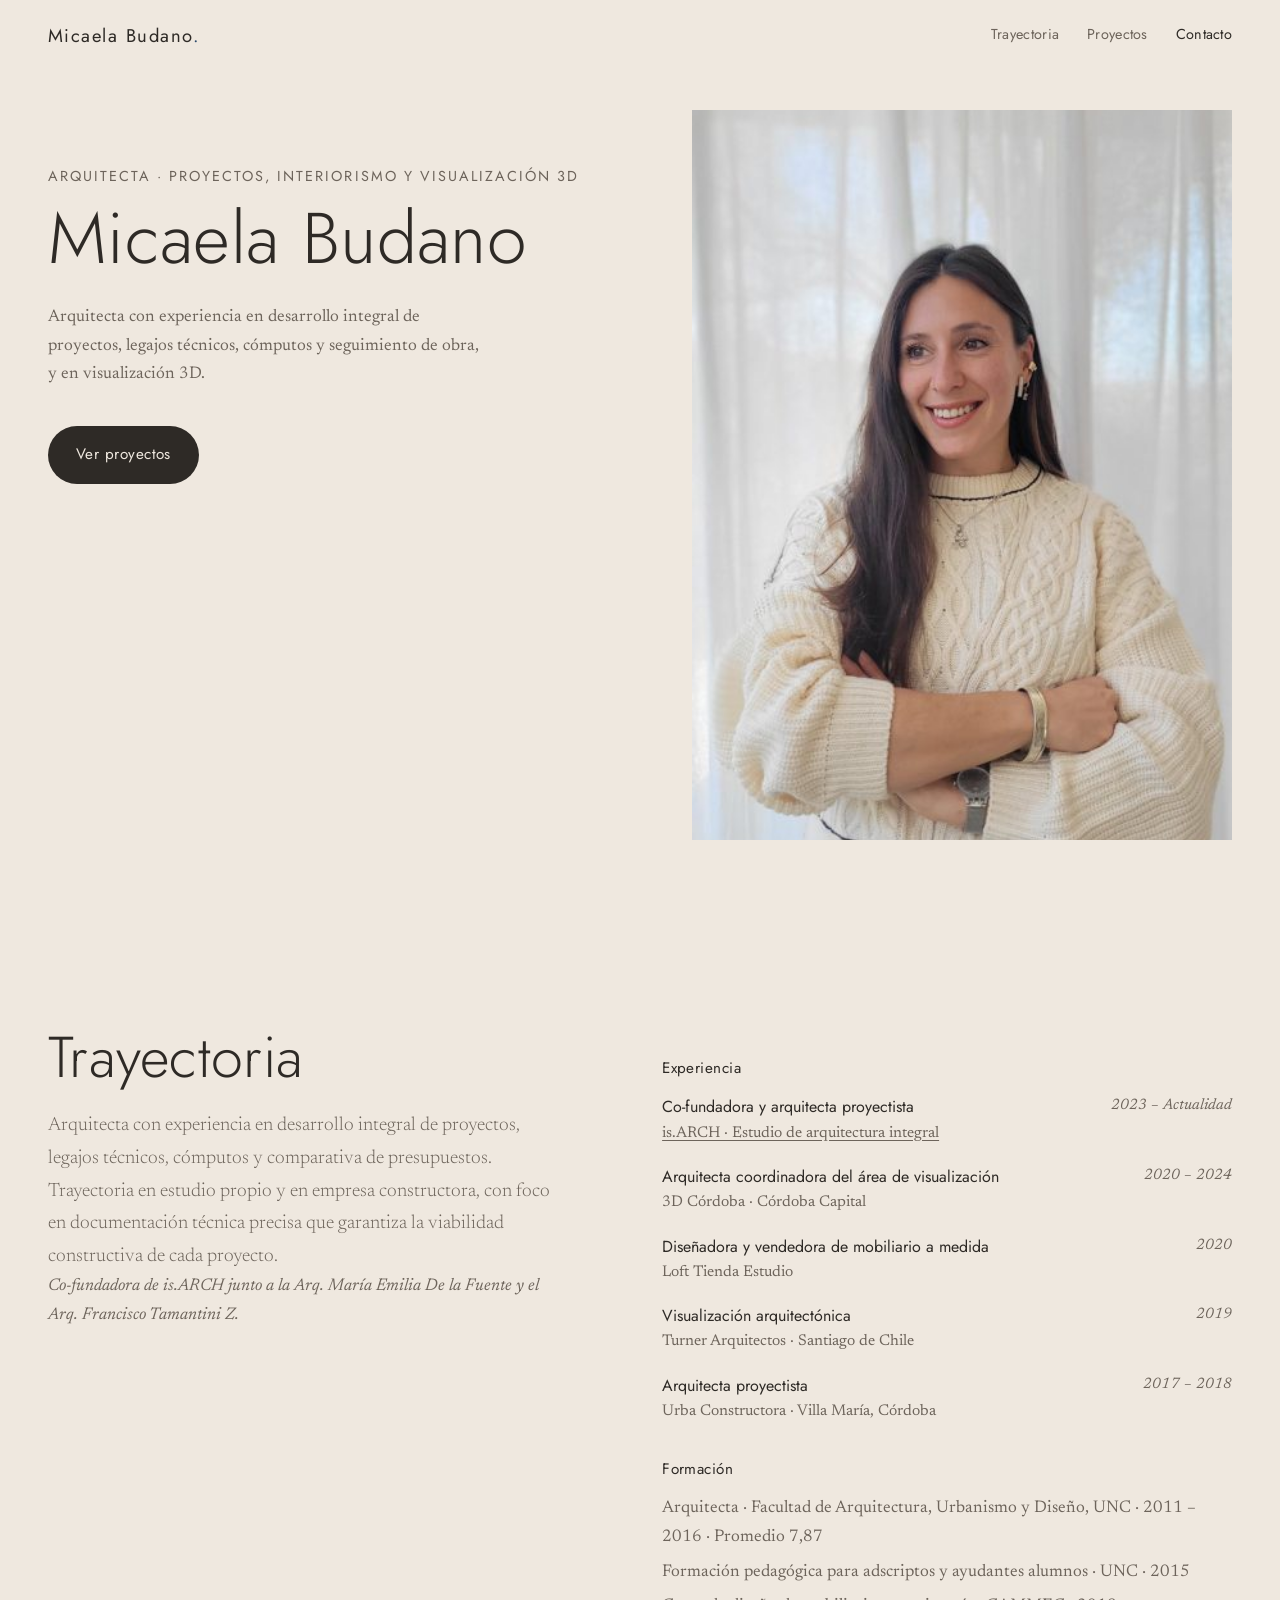
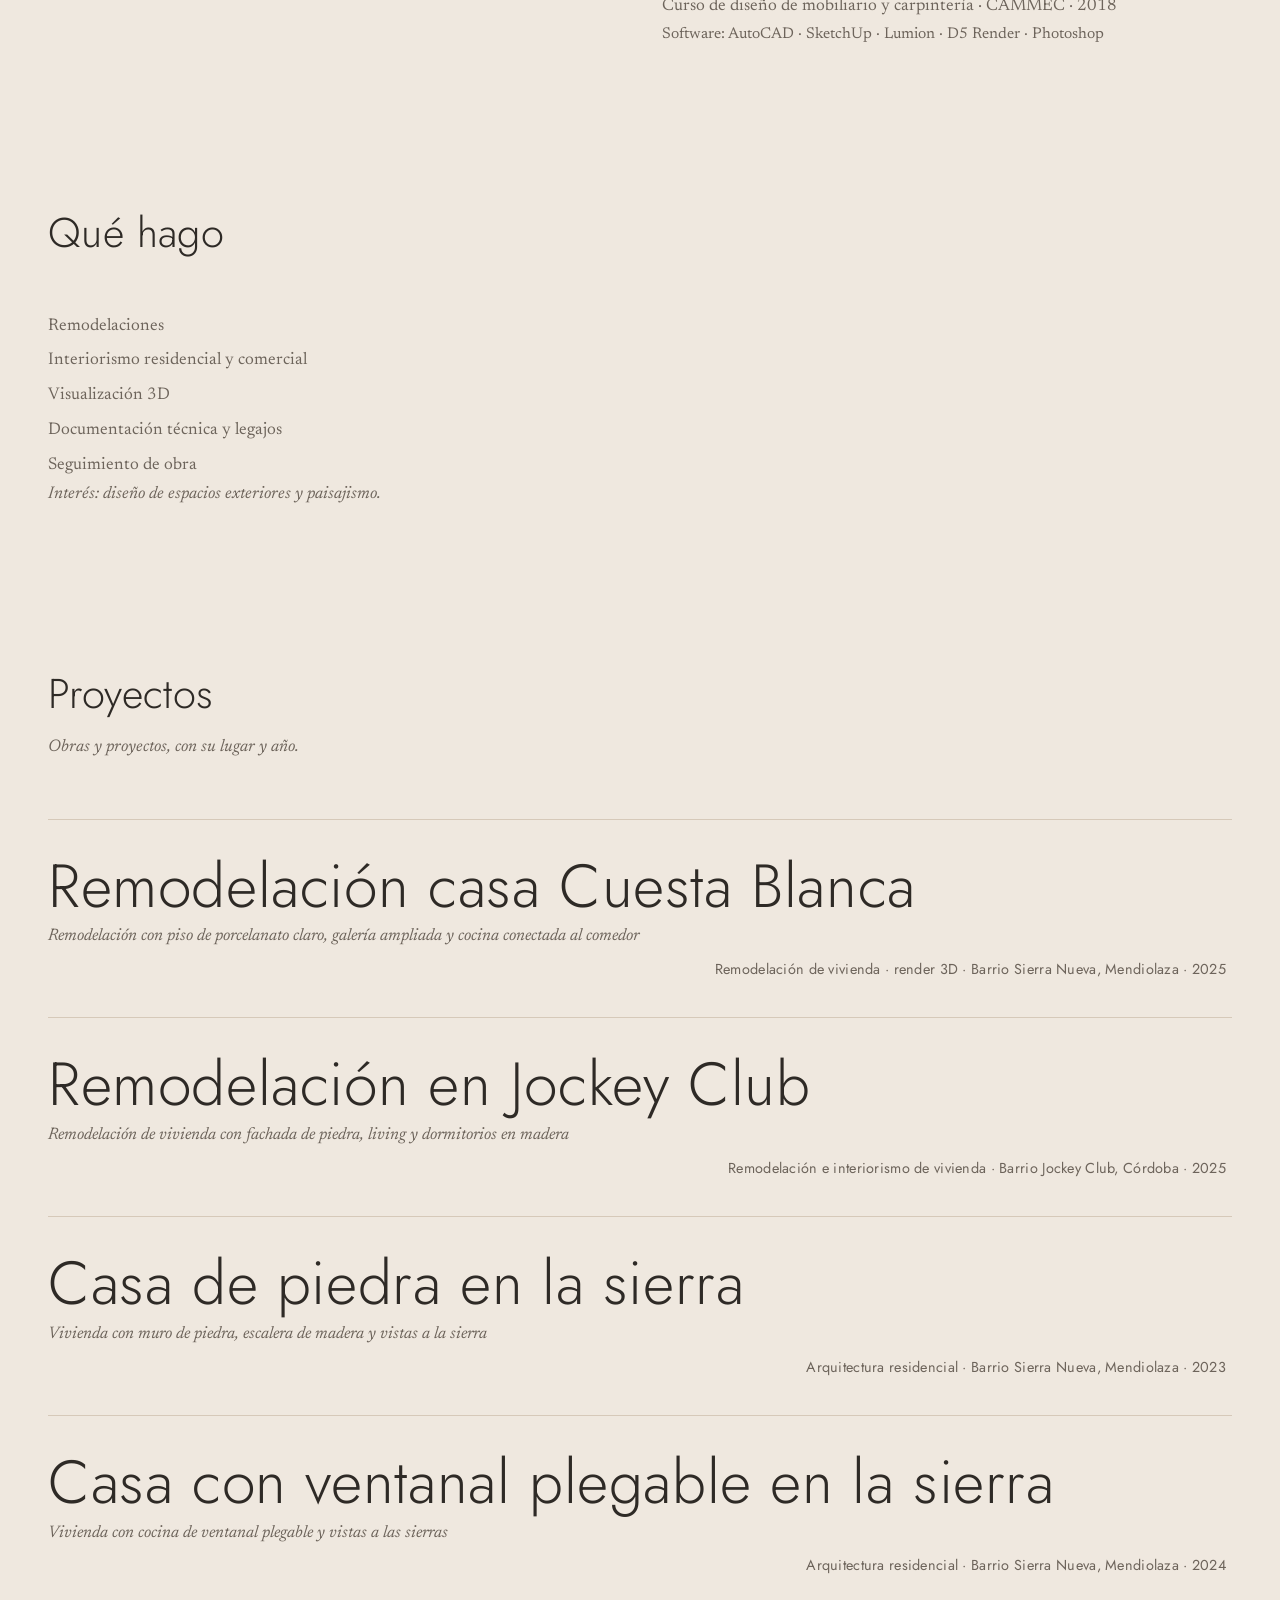
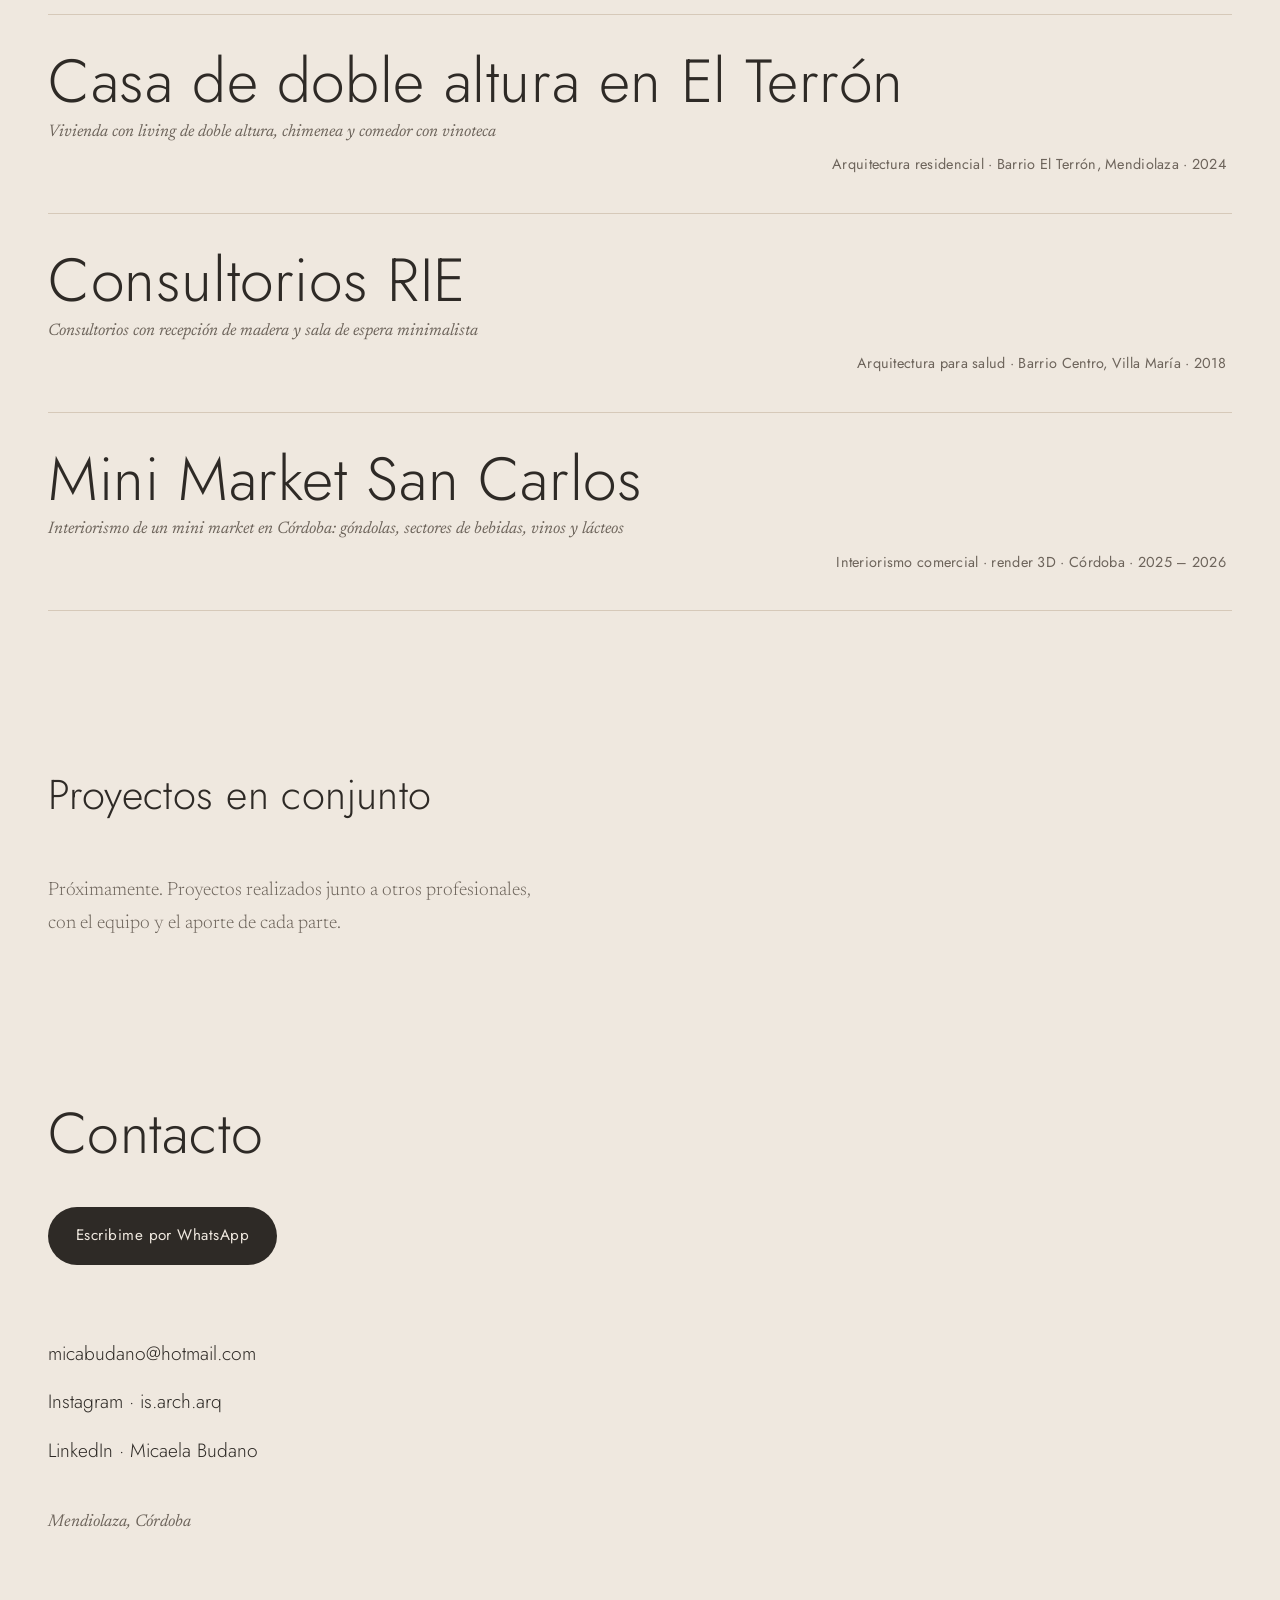
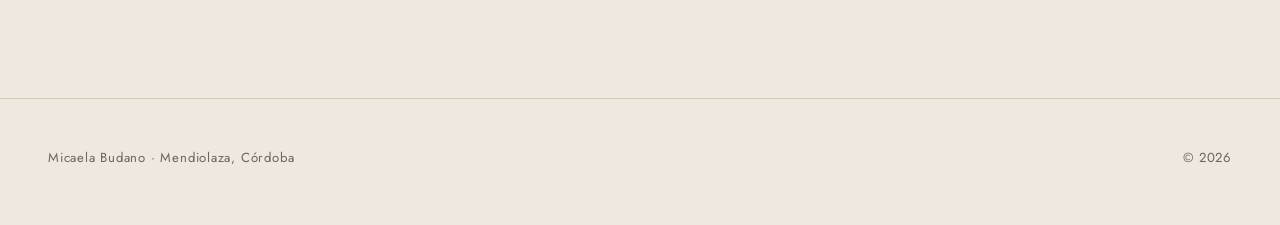
<file: index.html>
<!doctype html>
<html lang="es">
<head>
  <meta charset="utf-8">
  <meta name="viewport" content="width=device-width, initial-scale=1">
  <title>Micaela Budano · Arquitecta en Córdoba</title>
  <meta name="description" content="Micaela Budano, arquitecta en Córdoba. Trayectoria, proyectos, remodelaciones, interiorismo y visualización 3D.">
  <link rel="canonical" href="https://micabudano.pages.dev/">
  <link rel="icon" href="assets/favicon.svg" type="image/svg+xml">
  <meta property="og:type" content="website">
  <meta property="og:site_name" content="Micaela Budano">
  <meta property="og:locale" content="es_AR">
  <meta property="og:title" content="Micaela Budano · Arquitecta en Córdoba">
  <meta property="og:description" content="Micaela Budano, arquitecta en Córdoba. Trayectoria, proyectos, remodelaciones, interiorismo y visualización 3D.">
  <meta property="og:url" content="https://micabudano.pages.dev/">
  <meta property="og:image" content="https://micabudano.pages.dev/assets/og.jpg">
  <meta property="og:image:width" content="1200">
  <meta property="og:image:height" content="630">
  <meta name="twitter:card" content="summary_large_image">
  <link rel="preconnect" href="https://fonts.googleapis.com"><link rel="preconnect" href="https://fonts.gstatic.com" crossorigin><link href="https://fonts.googleapis.com/css2?family=Jost:wght@300;400;500&family=Newsreader:ital,opsz,wght@0,6..72,300;0,6..72,400;1,6..72,300;1,6..72,400&display=swap" rel="stylesheet">
  <link rel="stylesheet" href="css/styles.css?v=8">
</head>
<body class="">
<a class="skip" href="#contenido">Ir al contenido</a>
<header class="site-header" data-header>
  <a class="wordmark" href="index.html" aria-label="Micaela Budano, inicio">Micaela Budano</a>
  <nav class="site-nav" aria-label="Principal">
    <a href="index.html#trayectoria">Trayectoria</a>
    <a href="index.html#proyectos">Proyectos</a>
    <a href="index.html#contacto" class="nav-cta">Contacto</a>
  </nav>
</header>

<main id="contenido">

  <section class="hero" aria-labelledby="hero-titulo">
    <div class="hero-copy">
      <p class="hero-rol reveal" data-reveal>Arquitecta · Proyectos, interiorismo y visualización 3D</p>
      <h1 id="hero-titulo" class="hero-title"><span class="line"><span>Micaela Budano</span></span></h1>
      <p class="hero-bajada reveal" data-reveal>Arquitecta con experiencia en desarrollo integral de proyectos, legajos técnicos, cómputos y seguimiento de obra, y en visualización 3D.</p>
      <a class="btn btn-magnetic reveal" data-reveal href="#proyectos"><span>Ver proyectos</span></a>
    </div>
    <figure class="hero-media reveal" data-reveal>
      <img src="assets/img/equipo/micaela.jpg" alt="Micaela Budano, arquitecta" width="421" height="900">
    </figure>
  </section>

  <section id="trayectoria" class="block split" aria-labelledby="t-trayectoria">
    <div class="split-intro reveal" data-reveal>
      <h2 id="t-trayectoria" class="h-display">Trayectoria</h2>
      <p class="lede">Arquitecta con experiencia en desarrollo integral de proyectos, legajos técnicos, cómputos y comparativa de presupuestos. Trayectoria en estudio propio y en empresa constructora, con foco en documentación técnica precisa que garantiza la viabilidad constructiva de cada proyecto.</p>
      <p class="block-note">Co-fundadora de is.ARCH junto a la Arq. María Emilia De la Fuente y el Arq. Francisco Tamantini Z.</p>
    </div>
    <div class="perfil-detalle reveal" data-reveal>
      <h3 class="h-small">Experiencia</h3>
      <ol class="timeline">
      <li>
        <p class="tl-head"><span class="tl-cargo">Co-fundadora y arquitecta proyectista</span><span class="tl-periodo">2023 – Actualidad</span></p>
        <p class="tl-lugar"><a href="https://www.instagram.com/is.arch.arq/" target="_blank" rel="noopener">is.ARCH · Estudio de arquitectura integral</a></p>
      </li>
      <li>
        <p class="tl-head"><span class="tl-cargo">Arquitecta coordinadora del área de visualización</span><span class="tl-periodo">2020 – 2024</span></p>
        <p class="tl-lugar">3D Córdoba · Córdoba Capital</p>
      </li>
      <li>
        <p class="tl-head"><span class="tl-cargo">Diseñadora y vendedora de mobiliario a medida</span><span class="tl-periodo">2020</span></p>
        <p class="tl-lugar">Loft Tienda Estudio</p>
      </li>
      <li>
        <p class="tl-head"><span class="tl-cargo">Visualización arquitectónica</span><span class="tl-periodo">2019</span></p>
        <p class="tl-lugar">Turner Arquitectos · Santiago de Chile</p>
      </li>
      <li>
        <p class="tl-head"><span class="tl-cargo">Arquitecta proyectista</span><span class="tl-periodo">2017 – 2018</span></p>
        <p class="tl-lugar">Urba Constructora · Villa María, Córdoba</p>
      </li>
      </ol>
      <h3 class="h-small">Formación</h3>
      <ul class="plain-list"><li>Arquitecta · Facultad de Arquitectura, Urbanismo y Diseño, UNC · 2011 – 2016 · Promedio 7,87</li><li>Formación pedagógica para adscriptos y ayudantes alumnos · UNC · 2015</li><li>Curso de diseño de mobiliario y carpintería · CAMMEC · 2018</li></ul>
      <p class="tl-lugar">Software: AutoCAD · SketchUp · Lumion · D5 Render · Photoshop</p>
    </div>
  </section>

  <section id="que-hago" class="block" aria-labelledby="t-quehago">
    <header class="block-head reveal" data-reveal>
      <h2 id="t-quehago">Qué hago</h2>
    </header>
    <ul class="plain-list reveal" data-reveal><li>Remodelaciones</li><li>Interiorismo residencial y comercial</li><li>Visualización 3D</li><li>Documentación técnica y legajos</li><li>Seguimiento de obra</li></ul>
    <p class="block-note reveal" data-reveal>Interés: diseño de espacios exteriores y paisajismo.</p>
  </section>

  <section id="proyectos" class="block" aria-labelledby="t-proyectos">
    <header class="block-head reveal" data-reveal>
      <h2 id="t-proyectos">Proyectos</h2>
      <p class="block-note">Obras y proyectos, con su lugar y año.</p>
    </header>
    <ul class="project-index" id="indice-proyectos">
      <li class="reveal" data-reveal>
        <a class="index-row" href="proyectos/cb.html" data-thumb="assets/img/cb/thumb.jpg" data-caption="Remodelación casa Cuesta Blanca · Barrio Sierra Nueva, Mendiolaza">
          <span class="index-title">Remodelación casa Cuesta Blanca</span>
          <span class="index-sub">Remodelación con piso de porcelanato claro, galería ampliada y cocina conectada al comedor</span>
          <span class="index-meta">Remodelación de vivienda · render 3D · Barrio Sierra Nueva, Mendiolaza · 2025</span>
        </a>
      </li>
      <li class="reveal" data-reveal>
        <a class="index-row" href="proyectos/cj.html" data-thumb="assets/img/cj/thumb.jpg" data-caption="Remodelación en Jockey Club · Barrio Jockey Club, Córdoba">
          <span class="index-title">Remodelación en Jockey Club</span>
          <span class="index-sub">Remodelación de vivienda con fachada de piedra, living y dormitorios en madera</span>
          <span class="index-meta">Remodelación e interiorismo de vivienda · Barrio Jockey Club, Córdoba · 2025</span>
        </a>
      </li>
      <li class="reveal" data-reveal>
        <a class="index-row" href="proyectos/aj.html" data-thumb="assets/img/aj/thumb.jpg" data-caption="Casa de piedra en la sierra · Barrio Sierra Nueva, Mendiolaza">
          <span class="index-title">Casa de piedra en la sierra</span>
          <span class="index-sub">Vivienda con muro de piedra, escalera de madera y vistas a la sierra</span>
          <span class="index-meta">Arquitectura residencial · Barrio Sierra Nueva, Mendiolaza · 2023</span>
        </a>
      </li>
      <li class="reveal" data-reveal>
        <a class="index-row" href="proyectos/fm.html" data-thumb="assets/img/fm/thumb.jpg" data-caption="Casa con ventanal plegable en la sierra · Barrio Sierra Nueva, Mendiolaza">
          <span class="index-title">Casa con ventanal plegable en la sierra</span>
          <span class="index-sub">Vivienda con cocina de ventanal plegable y vistas a las sierras</span>
          <span class="index-meta">Arquitectura residencial · Barrio Sierra Nueva, Mendiolaza · 2024</span>
        </a>
      </li>
      <li class="reveal" data-reveal>
        <a class="index-row" href="proyectos/ft.html" data-thumb="assets/img/ft/thumb.jpg" data-caption="Casa de doble altura en El Terrón · Barrio El Terrón, Mendiolaza">
          <span class="index-title">Casa de doble altura en El Terrón</span>
          <span class="index-sub">Vivienda con living de doble altura, chimenea y comedor con vinoteca</span>
          <span class="index-meta">Arquitectura residencial · Barrio El Terrón, Mendiolaza · 2024</span>
        </a>
      </li>
      <li class="reveal" data-reveal>
        <a class="index-row" href="proyectos/rie.html" data-thumb="assets/img/rie/thumb.jpg" data-caption="Consultorios RIE · Barrio Centro, Villa María">
          <span class="index-title">Consultorios RIE</span>
          <span class="index-sub">Consultorios con recepción de madera y sala de espera minimalista</span>
          <span class="index-meta">Arquitectura para salud · Barrio Centro, Villa María · 2018</span>
        </a>
      </li>
      <li class="reveal" data-reveal>
        <a class="index-row" href="proyectos/scm.html" data-thumb="assets/img/scm/thumb.jpg" data-caption="Mini Market San Carlos · Córdoba">
          <span class="index-title">Mini Market San Carlos</span>
          <span class="index-sub">Interiorismo de un mini market en Córdoba: góndolas, sectores de bebidas, vinos y lácteos</span>
          <span class="index-meta">Interiorismo comercial · render 3D · Córdoba · 2025 – 2026</span>
        </a>
      </li>
    </ul>
    <div class="cursor-preview" id="cursor-preview" aria-hidden="true"><img alt=""><span class="cp-cap"></span></div>
  </section>

  <section id="proyectos-conjunto" class="block" aria-labelledby="t-conjunto">
    <header class="block-head reveal" data-reveal>
      <h2 id="t-conjunto">Proyectos en conjunto</h2>
    </header>
    <p class="lede reveal" data-reveal>Próximamente. Proyectos realizados junto a otros profesionales, con el equipo y el aporte de cada parte.</p>
  </section>

  <section id="contacto" class="block contact" aria-labelledby="t-contacto">
    <div class="contact-inner reveal" data-reveal>
      <h2 id="t-contacto" class="h-display">Contacto</h2>
      <div class="contact-actions">
        <a class="btn btn-magnetic" href="https://wa.me/5493534096659" rel="noopener" target="_blank"><span>Escribime por WhatsApp</span></a>
      </div>
      <ul class="contact-links">
        <li><a href="mailto:micabudano@hotmail.com">micabudano@hotmail.com</a></li>
        <li><a href="https://www.instagram.com/is.arch.arq/" rel="noopener" target="_blank">Instagram · is.arch.arq</a></li>
        <li><a href="https://www.linkedin.com/in/micaela-budano" rel="noopener" target="_blank">LinkedIn · Micaela Budano</a></li>
      </ul>
      <p class="contact-foot">Mendiolaza, Córdoba</p>
    </div>
  </section>

</main>
<footer class="site-footer">
  <p class="footer-line">Micaela Budano · Mendiolaza, Córdoba</p>
  <p>© 2026</p>
</footer>
<script src="js/main.js?v=8"></script>
</body>
</html>
</file>
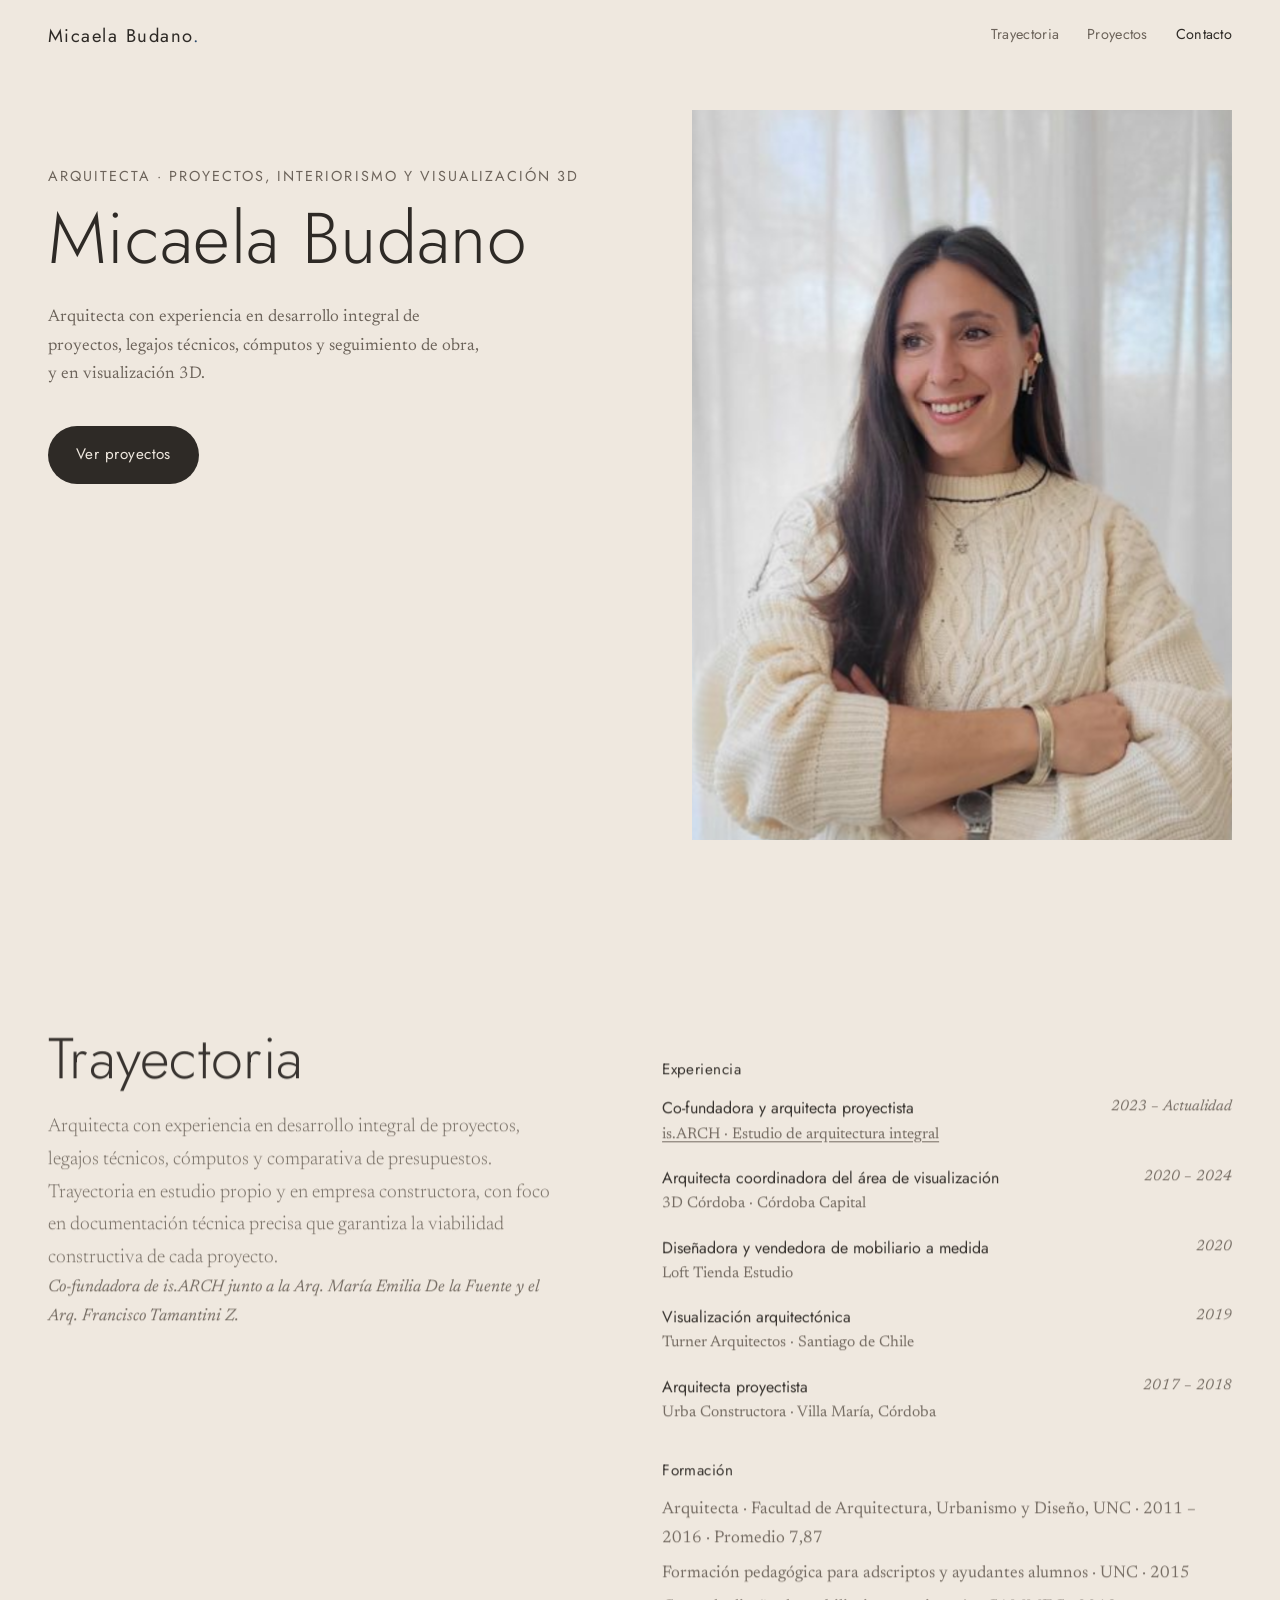
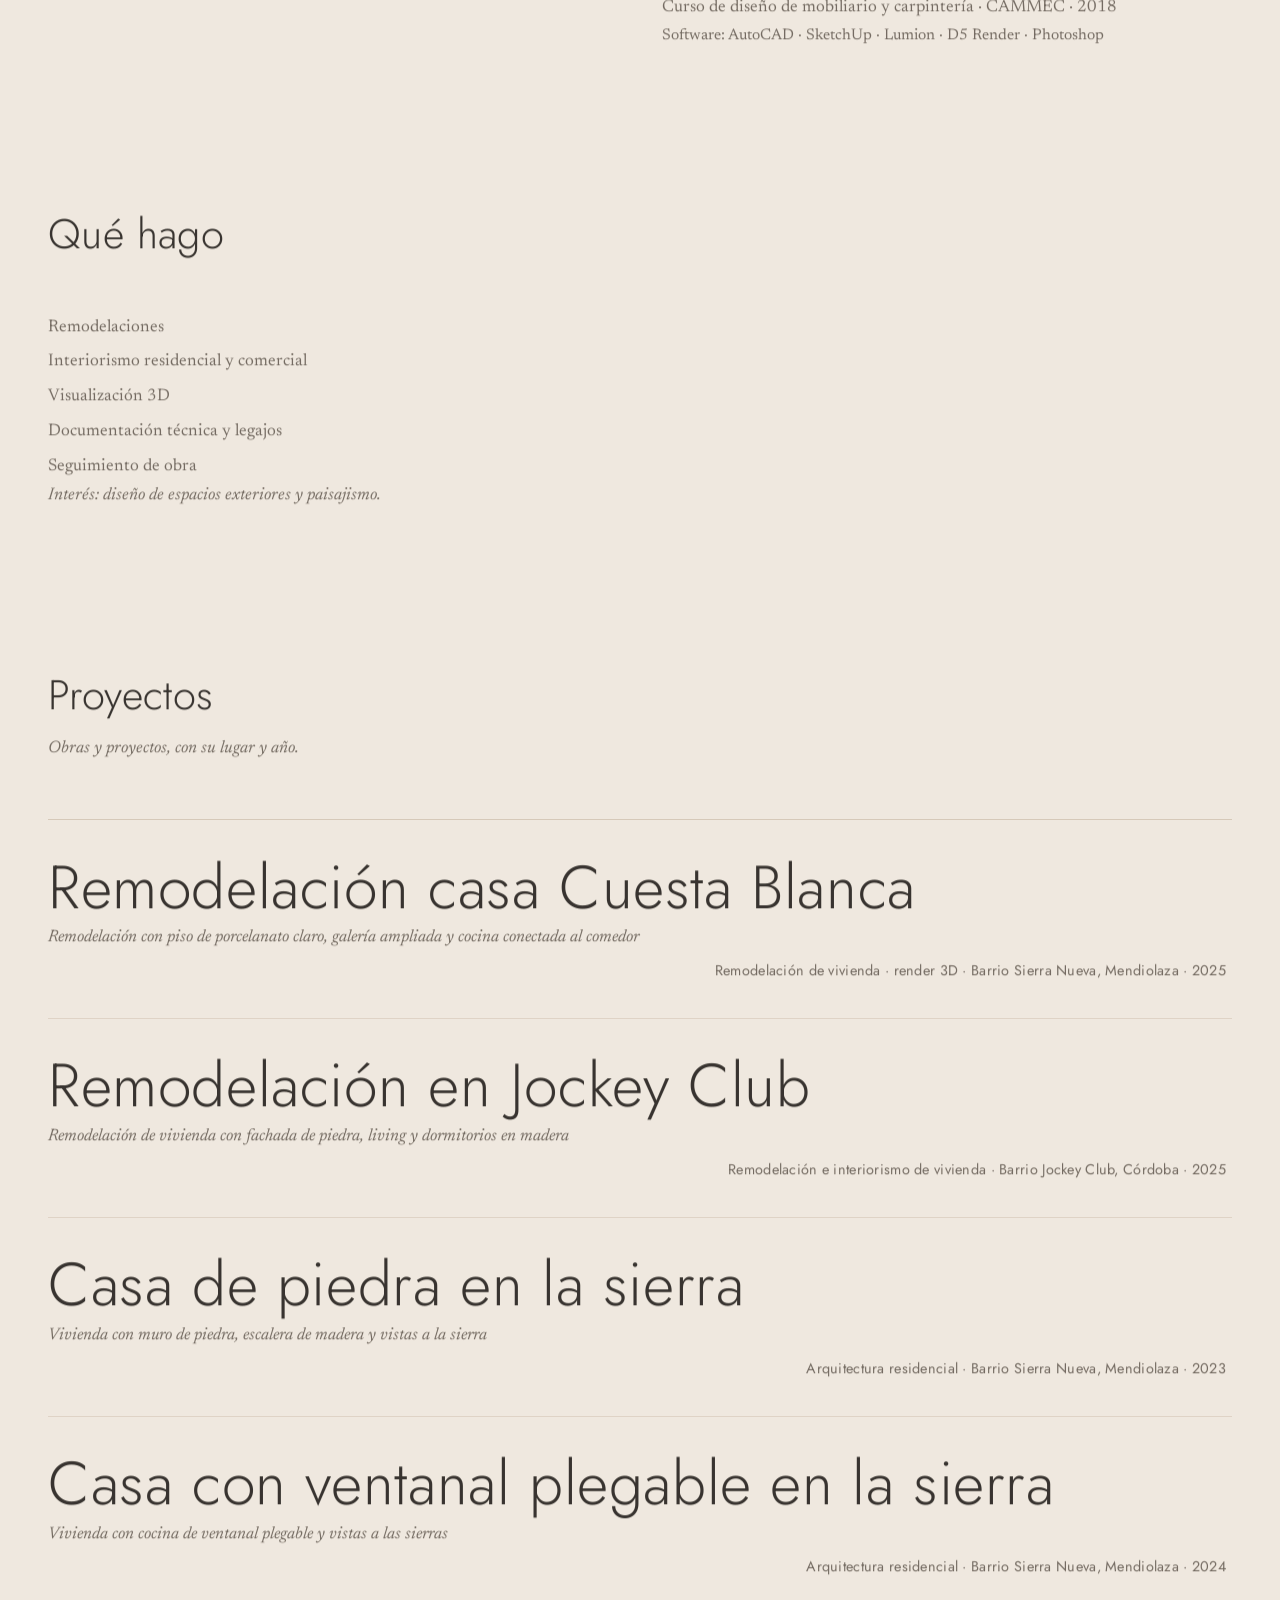
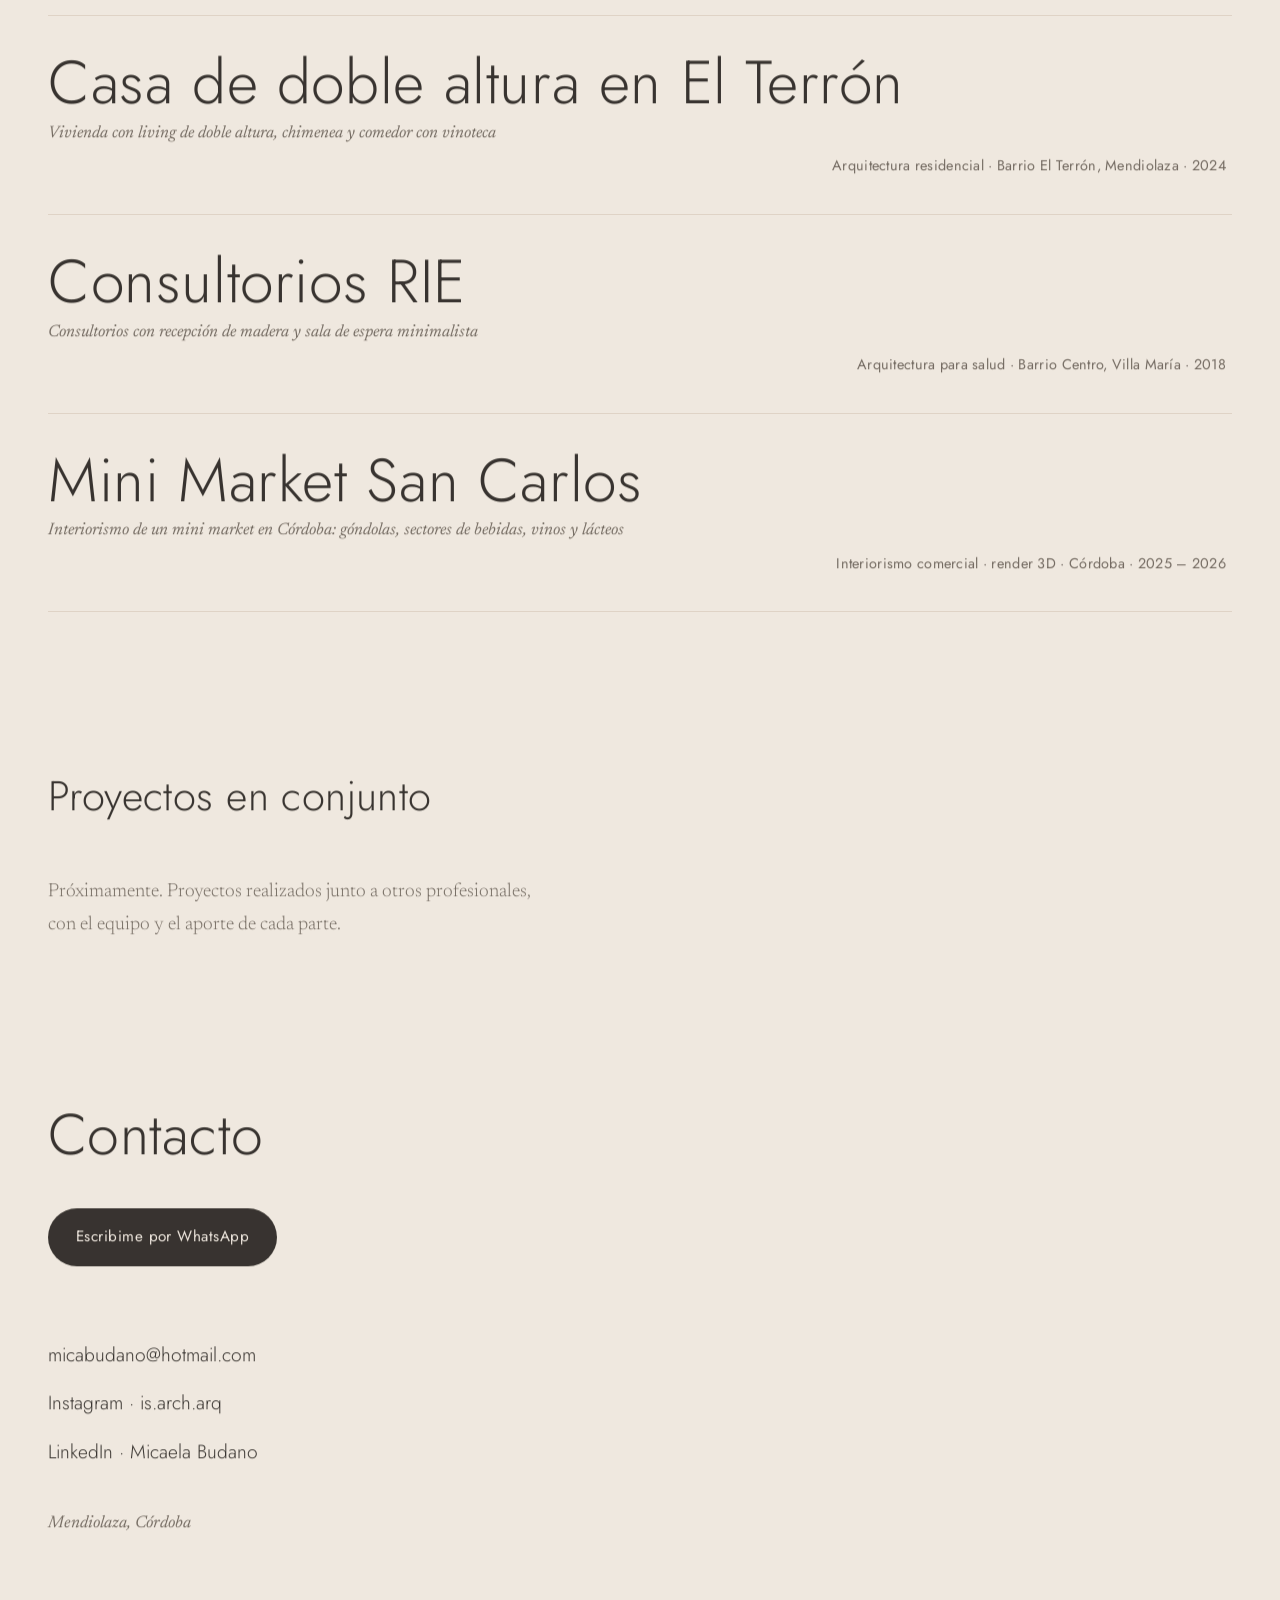
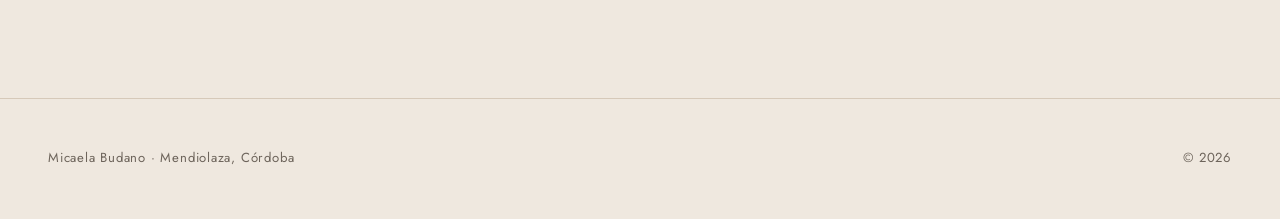
<file: proyecto.html>
<!doctype html><html lang="es"><head><meta charset="utf-8"><meta http-equiv="refresh" content="0; url=index.html#proyectos"><link rel="canonical" href="https://micabudano.pages.dev/"><title>Proyectos · Micaela Budano</title></head><body><a href="index.html#proyectos">Ver proyectos</a></body></html>
</file>
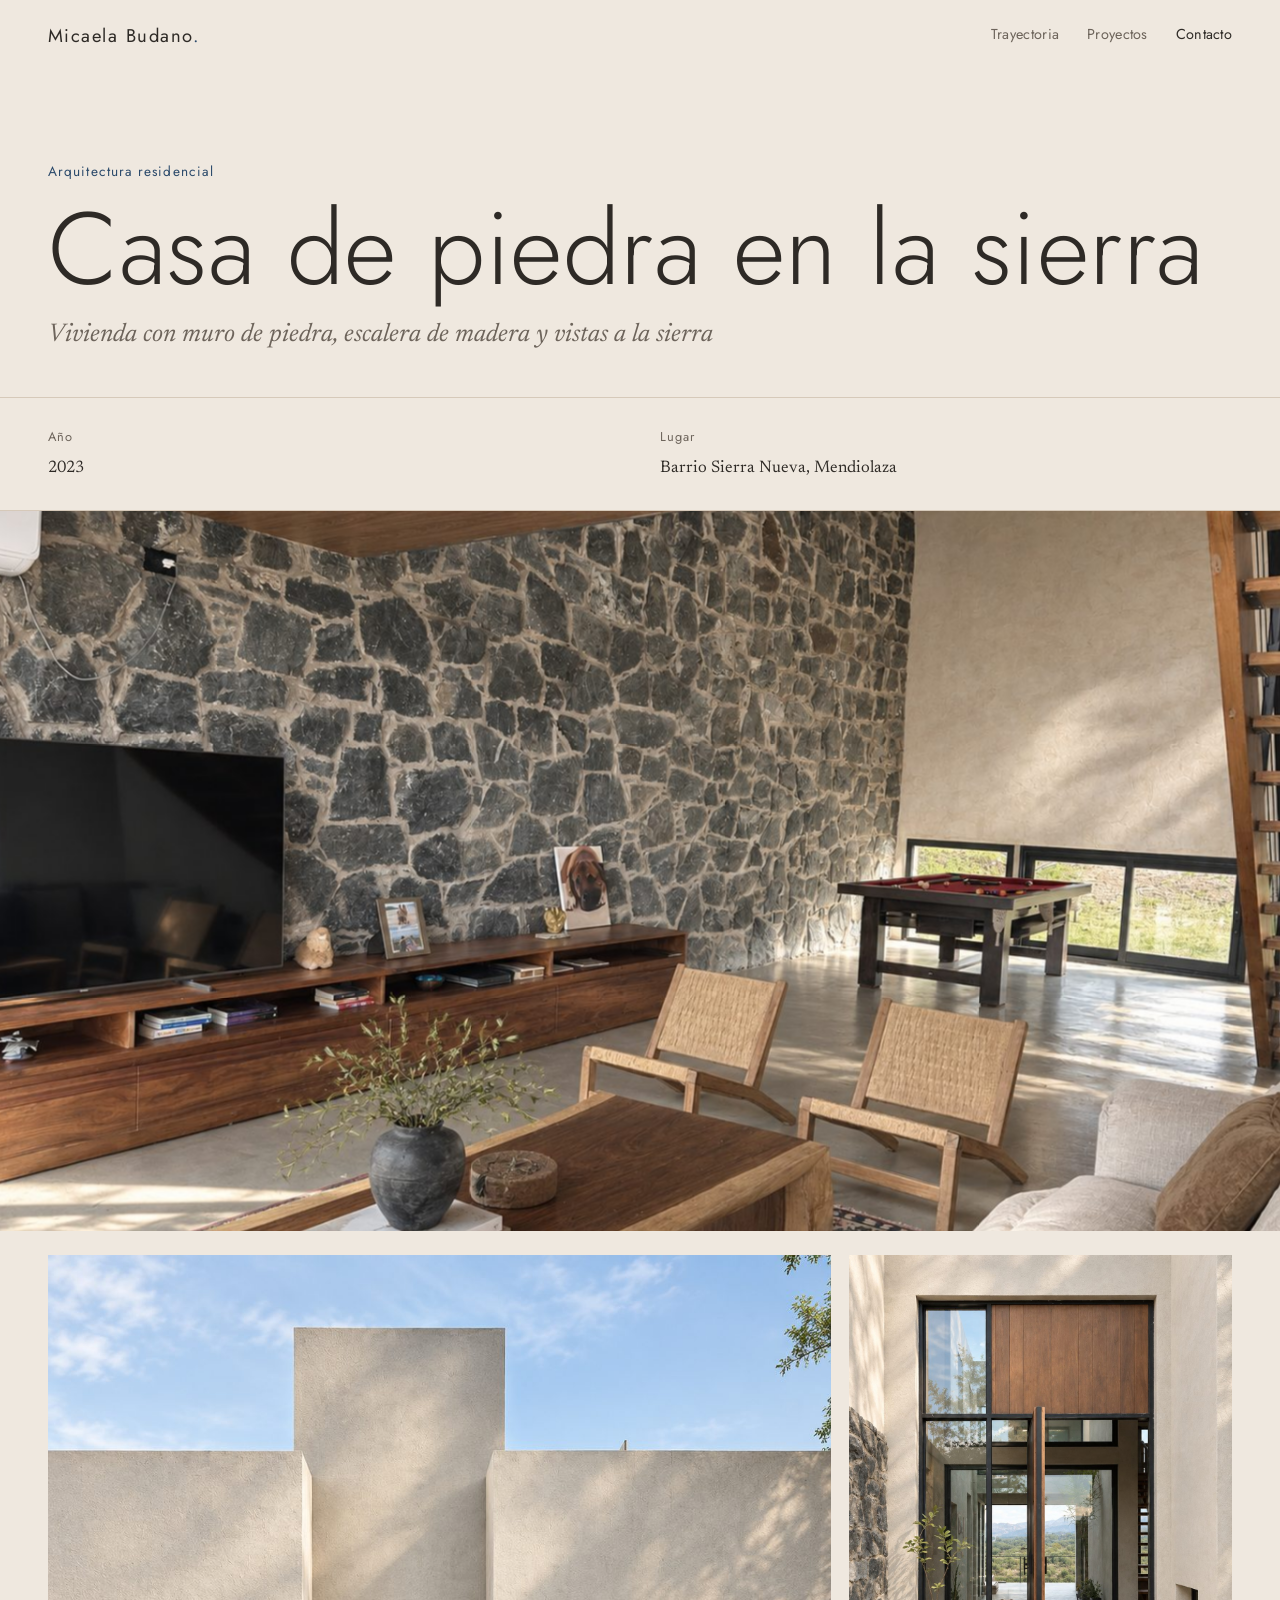
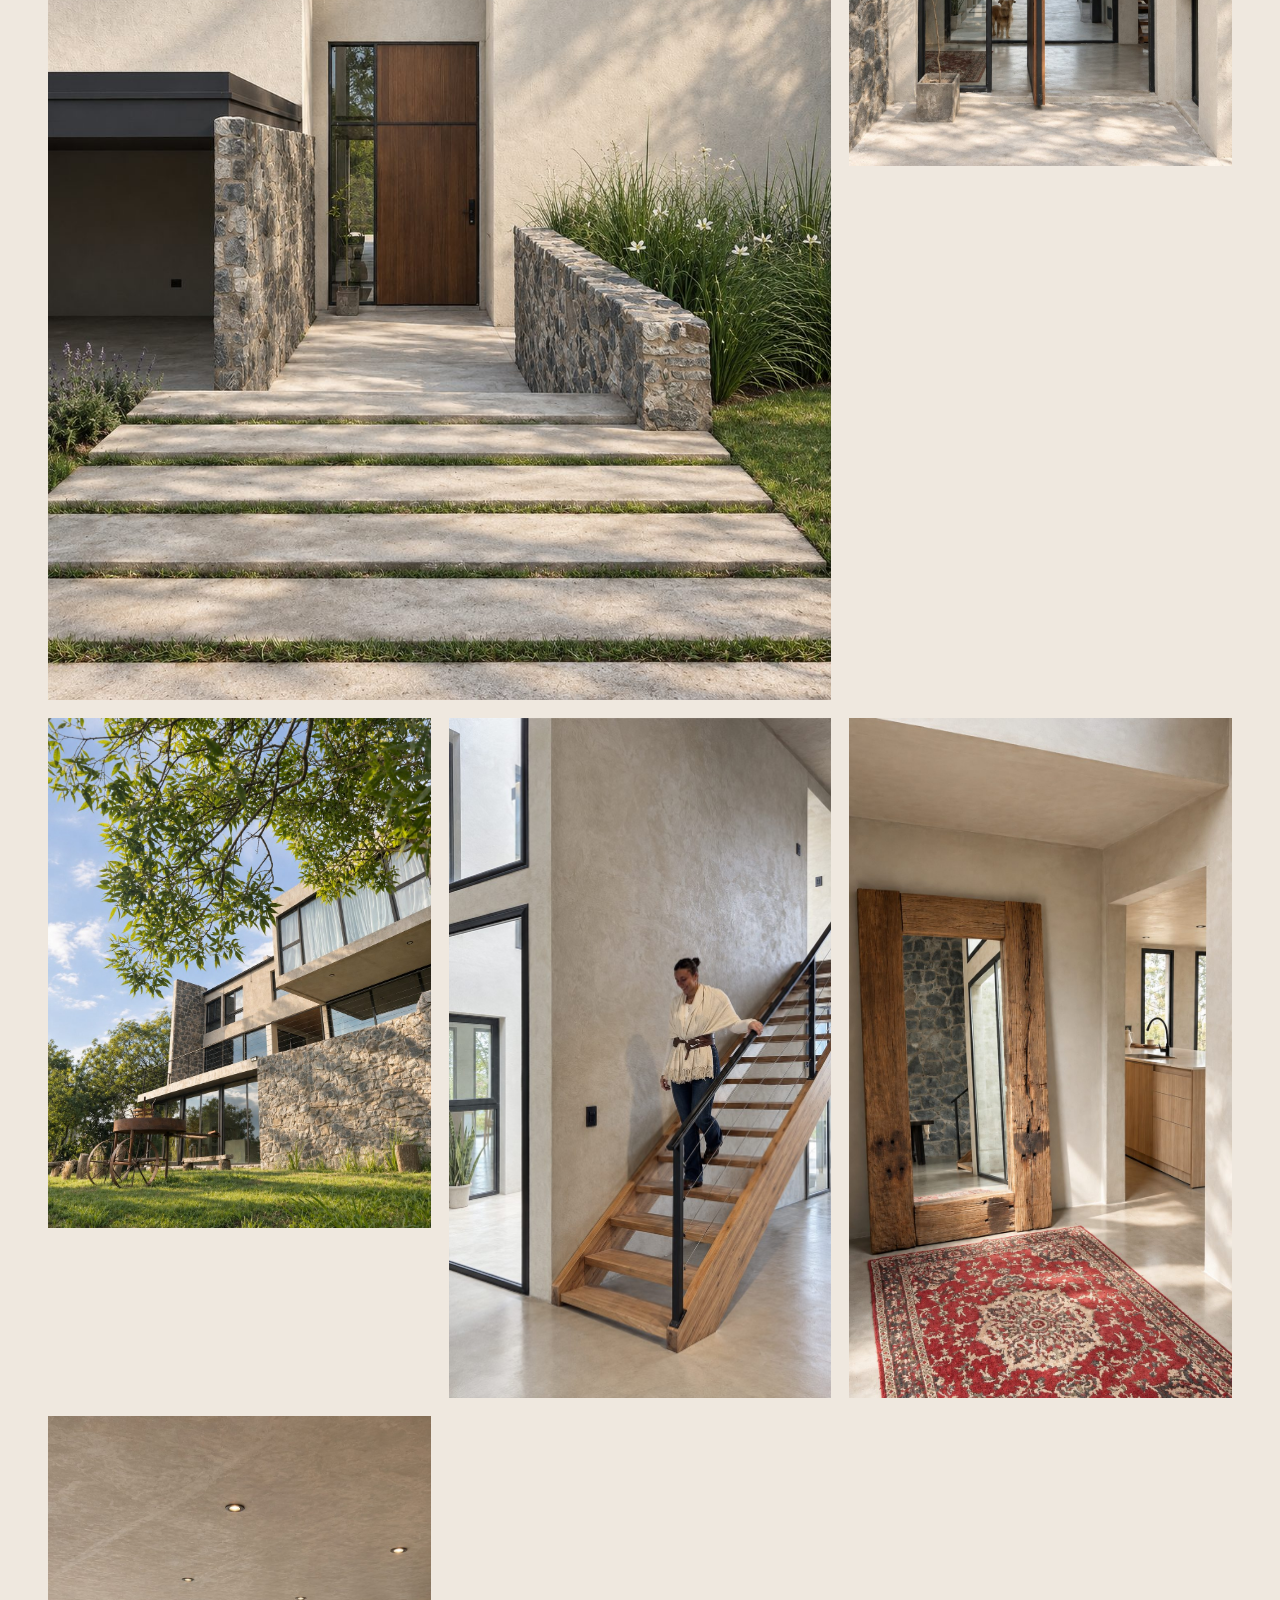
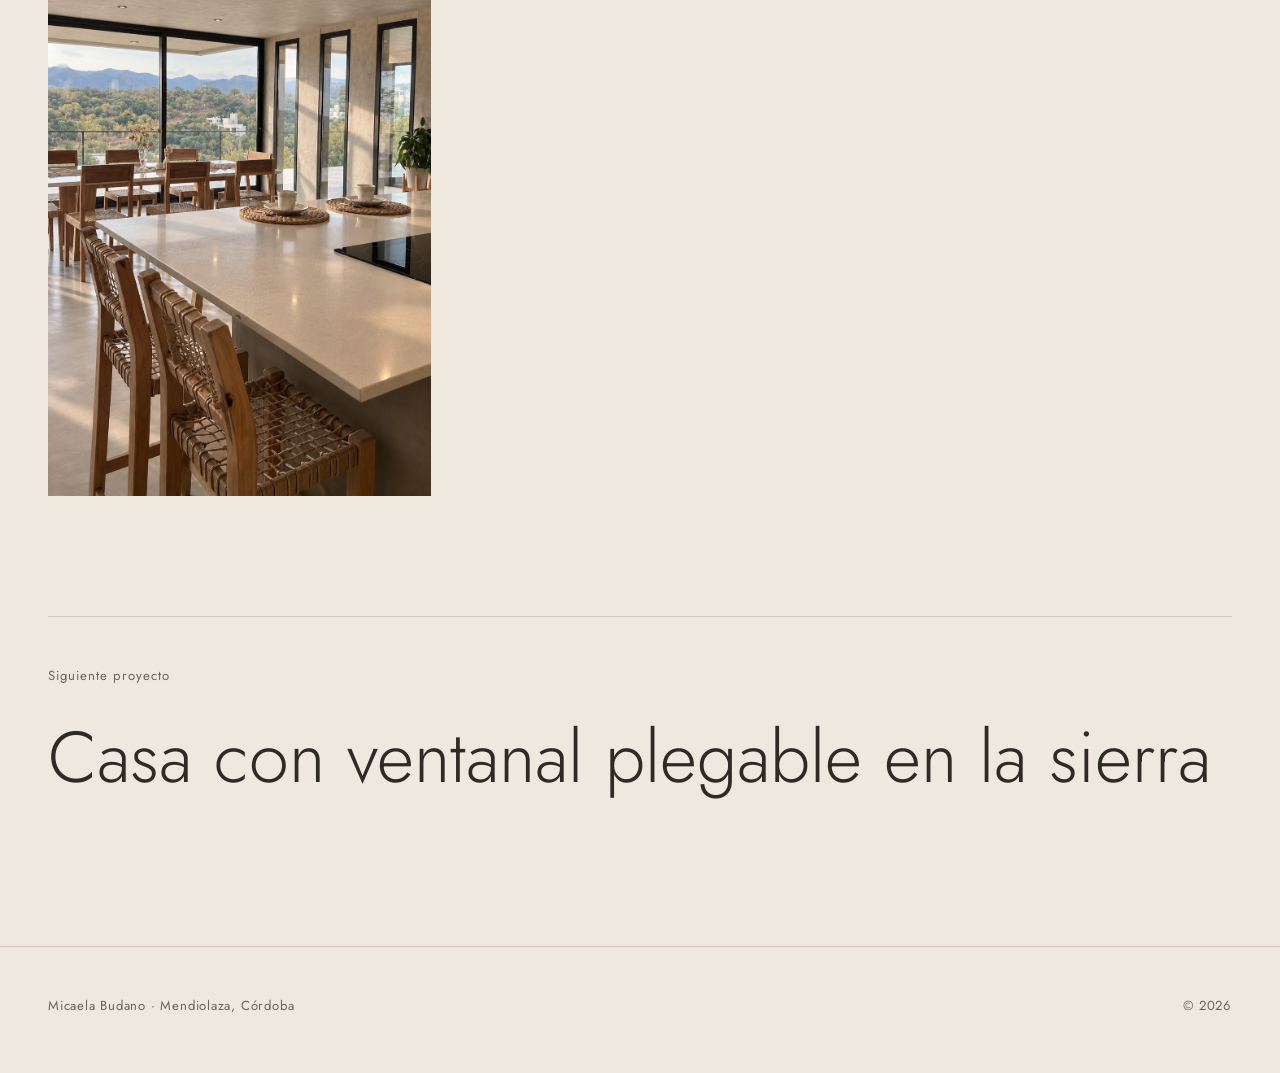
<file: proyectos/aj.html>
<!doctype html>
<html lang="es">
<head>
  <meta charset="utf-8">
  <meta name="viewport" content="width=device-width, initial-scale=1">
  <title>Casa de piedra en la sierra · Micaela Budano</title>
  <meta name="description" content="Casa de piedra en la sierra, arquitectura residencial en Barrio Sierra Nueva, Mendiolaza (2023). Proyecto de Micaela Budano.">
  <link rel="canonical" href="https://micabudano.pages.dev/proyectos/aj.html">
  <link rel="icon" href="../assets/favicon.svg" type="image/svg+xml">
  <meta property="og:type" content="website">
  <meta property="og:site_name" content="Micaela Budano">
  <meta property="og:locale" content="es_AR">
  <meta property="og:title" content="Casa de piedra en la sierra · Micaela Budano">
  <meta property="og:description" content="Casa de piedra en la sierra, arquitectura residencial en Barrio Sierra Nueva, Mendiolaza (2023). Proyecto de Micaela Budano.">
  <meta property="og:url" content="https://micabudano.pages.dev/proyectos/aj.html">
  <meta property="og:image" content="https://micabudano.pages.dev/assets/img/aj/thumb.jpg">
  <meta property="og:image:width" content="1200">
  <meta property="og:image:height" content="630">
  <meta name="twitter:card" content="summary_large_image">
  <link rel="preconnect" href="https://fonts.googleapis.com"><link rel="preconnect" href="https://fonts.gstatic.com" crossorigin><link href="https://fonts.googleapis.com/css2?family=Jost:wght@300;400;500&family=Newsreader:ital,opsz,wght@0,6..72,300;0,6..72,400;1,6..72,300;1,6..72,400&display=swap" rel="stylesheet">
  <link rel="stylesheet" href="../css/styles.css?v=8">
</head>
<body class="project-page">
<a class="skip" href="#contenido">Ir al contenido</a>
<header class="site-header" data-header>
  <a class="wordmark" href="../index.html" aria-label="Micaela Budano, inicio">Micaela Budano</a>
  <nav class="site-nav" aria-label="Principal">
    <a href="../index.html#trayectoria">Trayectoria</a>
    <a href="../index.html#proyectos">Proyectos</a>
    <a href="../index.html#contacto" class="nav-cta">Contacto</a>
  </nav>
</header>

<main id="contenido">
  <article id="proyecto">
    <header class="project-head">
      <p class="project-kicker">Arquitectura residencial</p>
      <h1 class="project-title">Casa de piedra en la sierra</h1>
      <p class="project-sub">Vivienda con muro de piedra, escalera de madera y vistas a la sierra</p>
    </header>
    <dl class="project-facts">
      <div><dt>Año</dt><dd>2023</dd></div>
      <div><dt>Lugar</dt><dd>Barrio Sierra Nueva, Mendiolaza</dd></div>
    </dl>
    <figure class="project-hero">
      <img id="hero-proyecto" src="../assets/img/aj/thumb.jpg" alt="Casa de piedra en la sierra, Vivienda con muro de piedra, escalera de madera y vistas a la sierra">
    </figure>
    
    <div class="gallery">
      <figure class="reveal" data-reveal><img src="../assets/img/aj/01.jpg" alt="Acceso a la vivienda entre muros de piedra, Casa de piedra en la sierra" loading="lazy"></figure>
      <figure class="reveal" data-reveal><img src="../assets/img/aj/02.jpg" alt="Puerta de ingreso de madera y vidrio, Casa de piedra en la sierra" loading="lazy"></figure>
      <figure class="reveal" data-reveal><img src="../assets/img/aj/03.jpg" alt="Estar con muro de piedra y techo de madera, Casa de piedra en la sierra" loading="lazy"></figure>
      <figure class="reveal" data-reveal><img src="../assets/img/aj/04.jpg" alt="Escalera de madera con baranda de vidrio, Casa de piedra en la sierra" loading="lazy"></figure>
      <figure class="reveal" data-reveal><img src="../assets/img/aj/05.jpg" alt="Ingreso con espejo de agua y revestimiento de piedra, Casa de piedra en la sierra" loading="lazy"></figure>
      <figure class="reveal" data-reveal><img src="../assets/img/aj/06.jpg" alt="Cocina integrada con vista a la sierra, Casa de piedra en la sierra" loading="lazy"></figure></div>
    
    
    <a class="next-project" href="fm.html"><span class="next-label">Siguiente proyecto</span><span class="next-title">Casa con ventanal plegable en la sierra</span></a>
  </article>
</main>
<footer class="site-footer">
  <p class="footer-line">Micaela Budano · Mendiolaza, Córdoba</p>
  <p>© 2026</p>
</footer>
<script src="../js/main.js?v=8"></script>
</body>
</html>
</file>
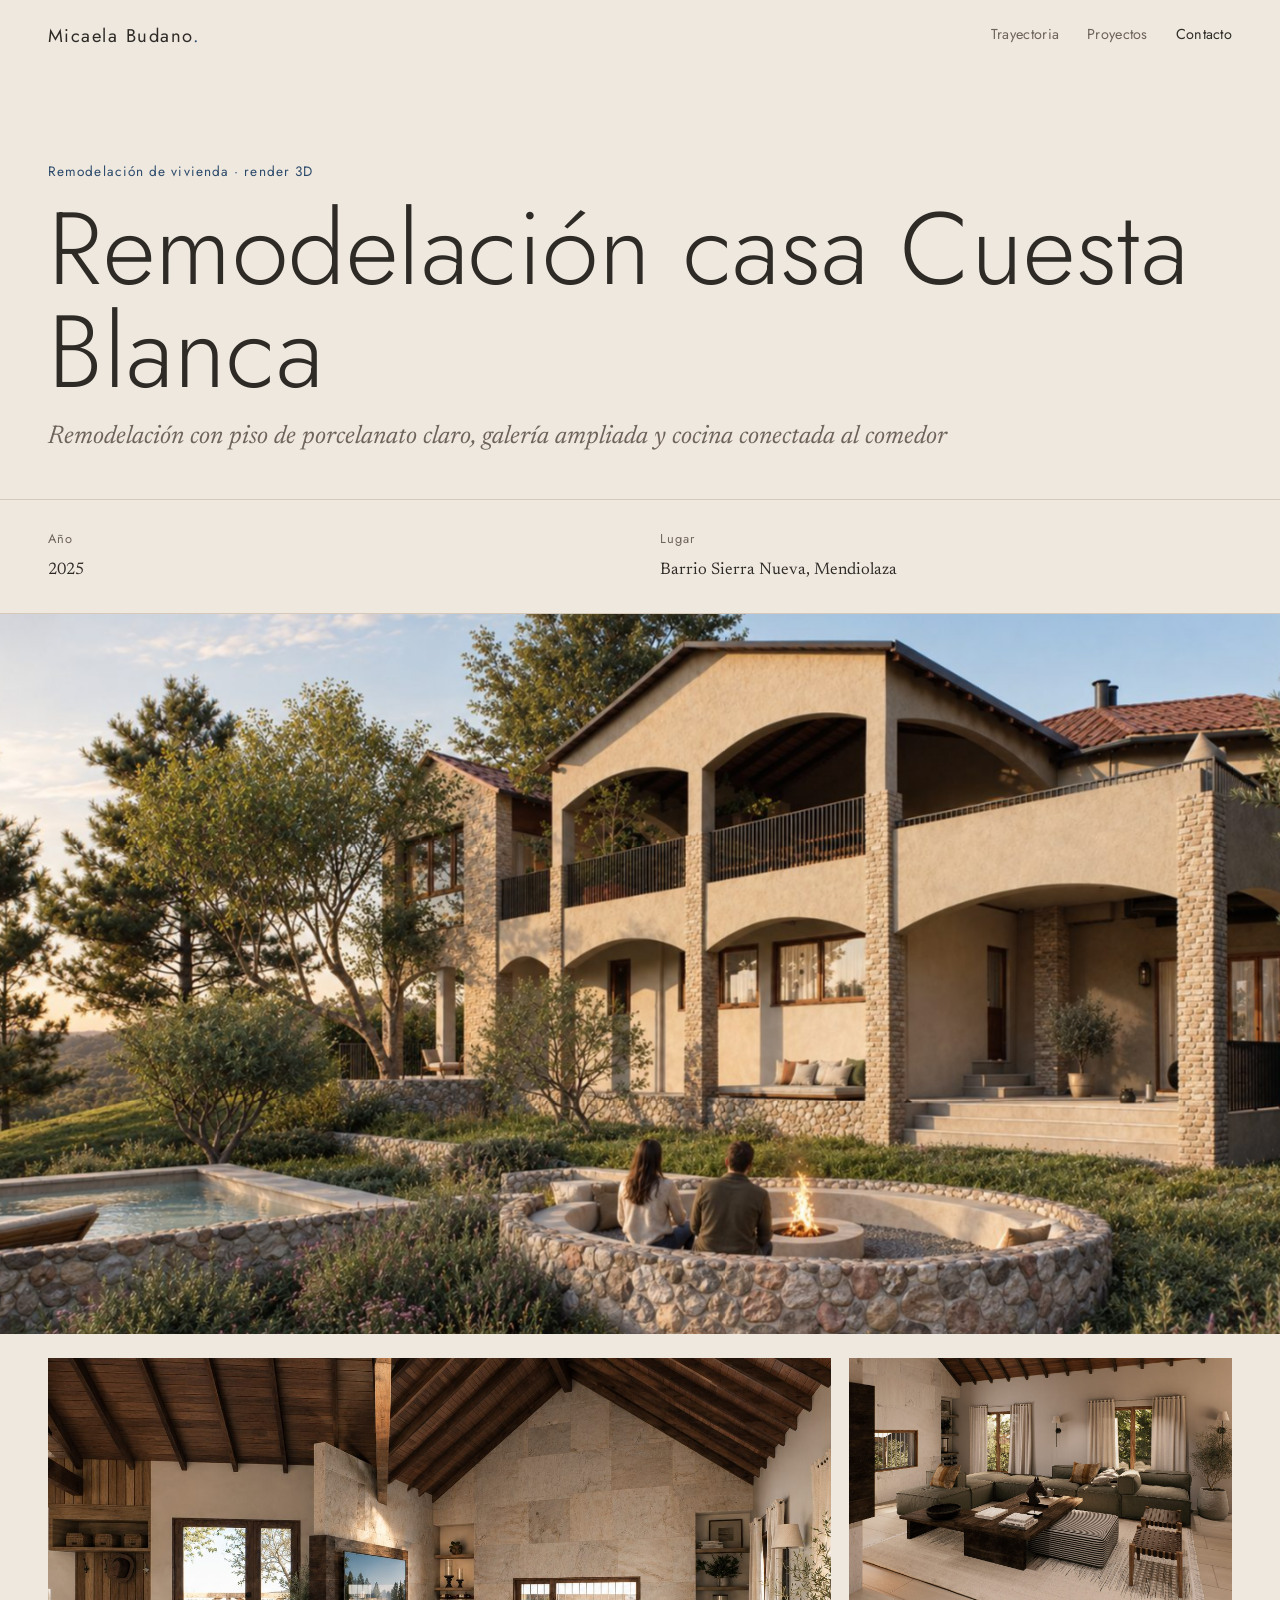
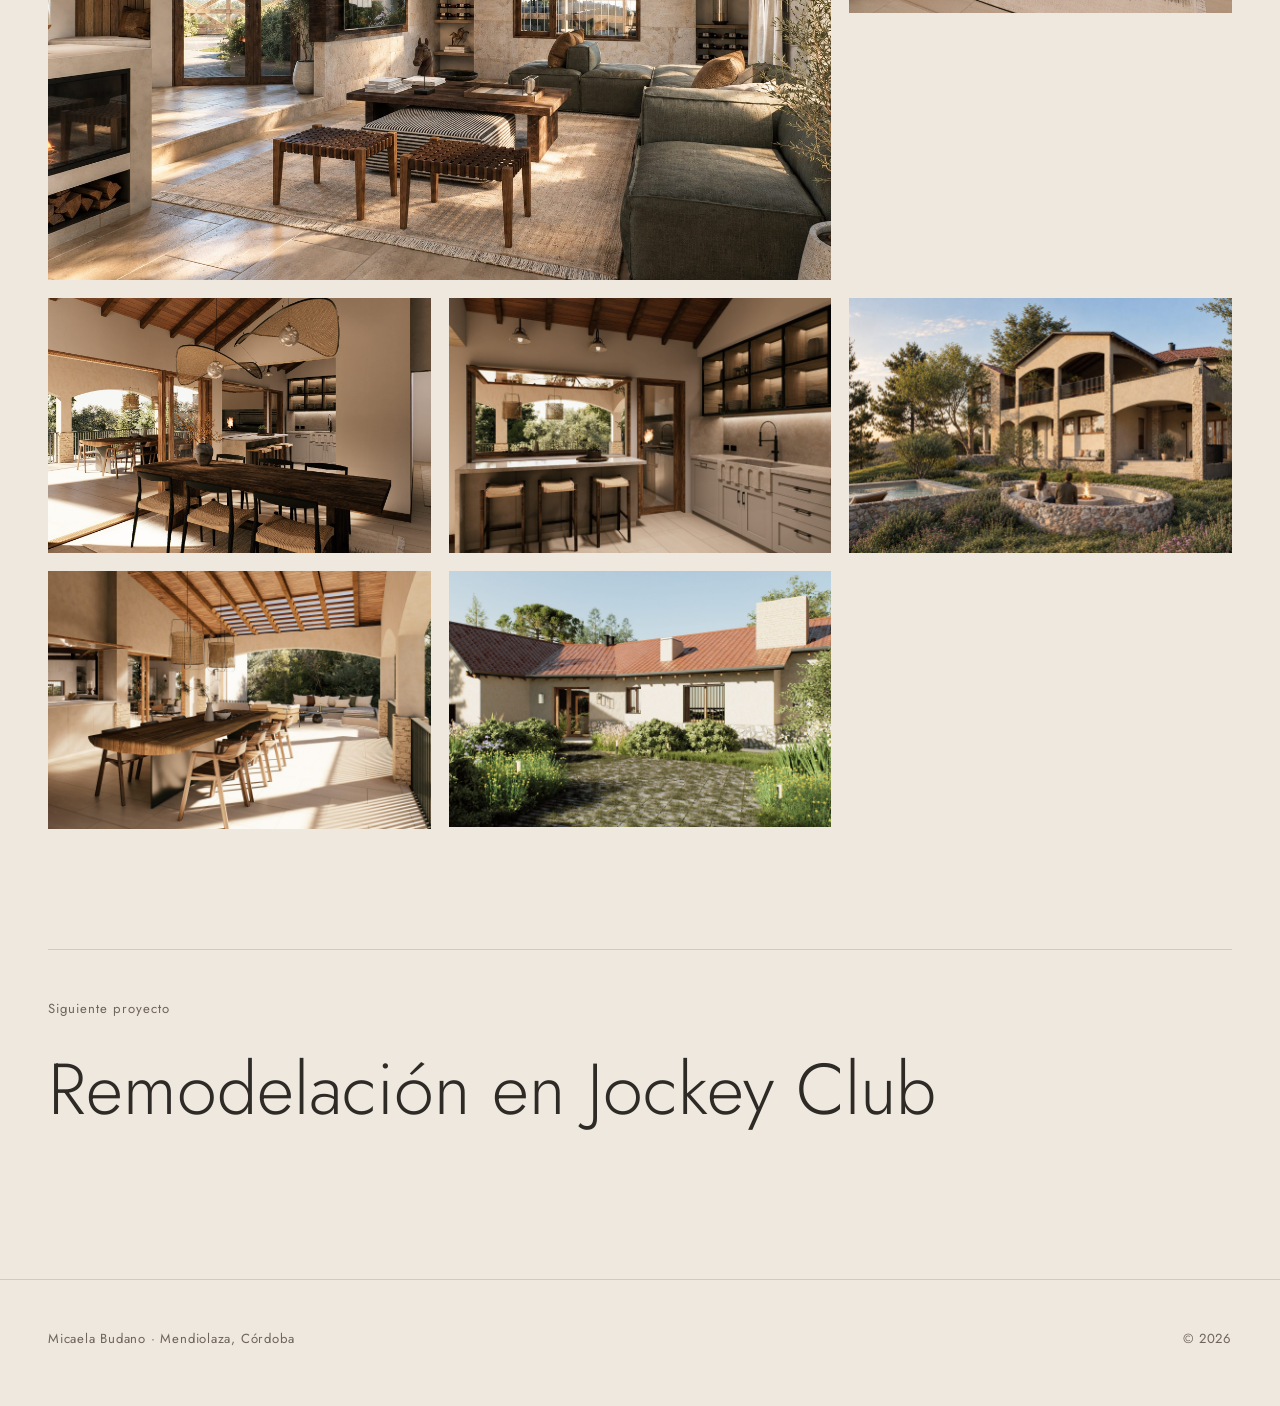
<file: proyectos/cb.html>
<!doctype html>
<html lang="es">
<head>
  <meta charset="utf-8">
  <meta name="viewport" content="width=device-width, initial-scale=1">
  <title>Remodelación casa Cuesta Blanca · Micaela Budano</title>
  <meta name="description" content="Remodelación casa Cuesta Blanca, remodelación de vivienda · render 3d en Barrio Sierra Nueva, Mendiolaza (2025). Proyecto de Micaela Budano.">
  <link rel="canonical" href="https://micabudano.pages.dev/proyectos/cb.html">
  <link rel="icon" href="../assets/favicon.svg" type="image/svg+xml">
  <meta property="og:type" content="website">
  <meta property="og:site_name" content="Micaela Budano">
  <meta property="og:locale" content="es_AR">
  <meta property="og:title" content="Remodelación casa Cuesta Blanca · Micaela Budano">
  <meta property="og:description" content="Remodelación casa Cuesta Blanca, remodelación de vivienda · render 3d en Barrio Sierra Nueva, Mendiolaza (2025). Proyecto de Micaela Budano.">
  <meta property="og:url" content="https://micabudano.pages.dev/proyectos/cb.html">
  <meta property="og:image" content="https://micabudano.pages.dev/assets/img/cb/thumb.jpg">
  <meta property="og:image:width" content="1200">
  <meta property="og:image:height" content="630">
  <meta name="twitter:card" content="summary_large_image">
  <link rel="preconnect" href="https://fonts.googleapis.com"><link rel="preconnect" href="https://fonts.gstatic.com" crossorigin><link href="https://fonts.googleapis.com/css2?family=Jost:wght@300;400;500&family=Newsreader:ital,opsz,wght@0,6..72,300;0,6..72,400;1,6..72,300;1,6..72,400&display=swap" rel="stylesheet">
  <link rel="stylesheet" href="../css/styles.css?v=8">
</head>
<body class="project-page">
<a class="skip" href="#contenido">Ir al contenido</a>
<header class="site-header" data-header>
  <a class="wordmark" href="../index.html" aria-label="Micaela Budano, inicio">Micaela Budano</a>
  <nav class="site-nav" aria-label="Principal">
    <a href="../index.html#trayectoria">Trayectoria</a>
    <a href="../index.html#proyectos">Proyectos</a>
    <a href="../index.html#contacto" class="nav-cta">Contacto</a>
  </nav>
</header>

<main id="contenido">
  <article id="proyecto">
    <header class="project-head">
      <p class="project-kicker">Remodelación de vivienda · render 3D</p>
      <h1 class="project-title">Remodelación casa Cuesta Blanca</h1>
      <p class="project-sub">Remodelación con piso de porcelanato claro, galería ampliada y cocina conectada al comedor</p>
    </header>
    <dl class="project-facts">
      <div><dt>Año</dt><dd>2025</dd></div>
      <div><dt>Lugar</dt><dd>Barrio Sierra Nueva, Mendiolaza</dd></div>
    </dl>
    <figure class="project-hero">
      <img id="hero-proyecto" src="../assets/img/cb/thumb.jpg" alt="Remodelación casa Cuesta Blanca, Remodelación con piso de porcelanato claro, galería ampliada y cocina conectada al comedor">
    </figure>
    
    <div class="gallery">
      <figure class="reveal" data-reveal><img src="../assets/img/cb/01.jpg" alt="Living con techo de madera y muro de piedra, render de la remodelación Cuesta Blanca" loading="lazy"></figure>
      <figure class="reveal" data-reveal><img src="../assets/img/cb/02.jpg" alt="Living con sofás verdes y ventanales, render de la remodelación Cuesta Blanca" loading="lazy"></figure>
      <figure class="reveal" data-reveal><img src="../assets/img/cb/03.jpg" alt="Comedor con mesa de madera y vista a la cocina, render de la remodelación Cuesta Blanca" loading="lazy"></figure>
      <figure class="reveal" data-reveal><img src="../assets/img/cb/04.jpg" alt="Barra de cocina con banquetas y vista al patio, render de la remodelación Cuesta Blanca" loading="lazy"></figure>
      <figure class="reveal" data-reveal><img src="../assets/img/cb/05.jpg" alt="Casa con pileta y fogón de piedra, render de la remodelación Cuesta Blanca" loading="lazy"></figure>
      <figure class="reveal" data-reveal><img src="../assets/img/cb/07.jpg" alt="Galería con mesa de madera y techo de listones, render de la remodelación Cuesta Blanca" loading="lazy"></figure>
      <figure class="reveal" data-reveal><img src="../assets/img/cb/08.jpg" alt="Fachada de piedra y patio con adoquines, render de la remodelación Cuesta Blanca" loading="lazy"></figure></div>
    
    
    <a class="next-project" href="cj.html"><span class="next-label">Siguiente proyecto</span><span class="next-title">Remodelación en Jockey Club</span></a>
  </article>
</main>
<footer class="site-footer">
  <p class="footer-line">Micaela Budano · Mendiolaza, Córdoba</p>
  <p>© 2026</p>
</footer>
<script src="../js/main.js?v=8"></script>
</body>
</html>
</file>
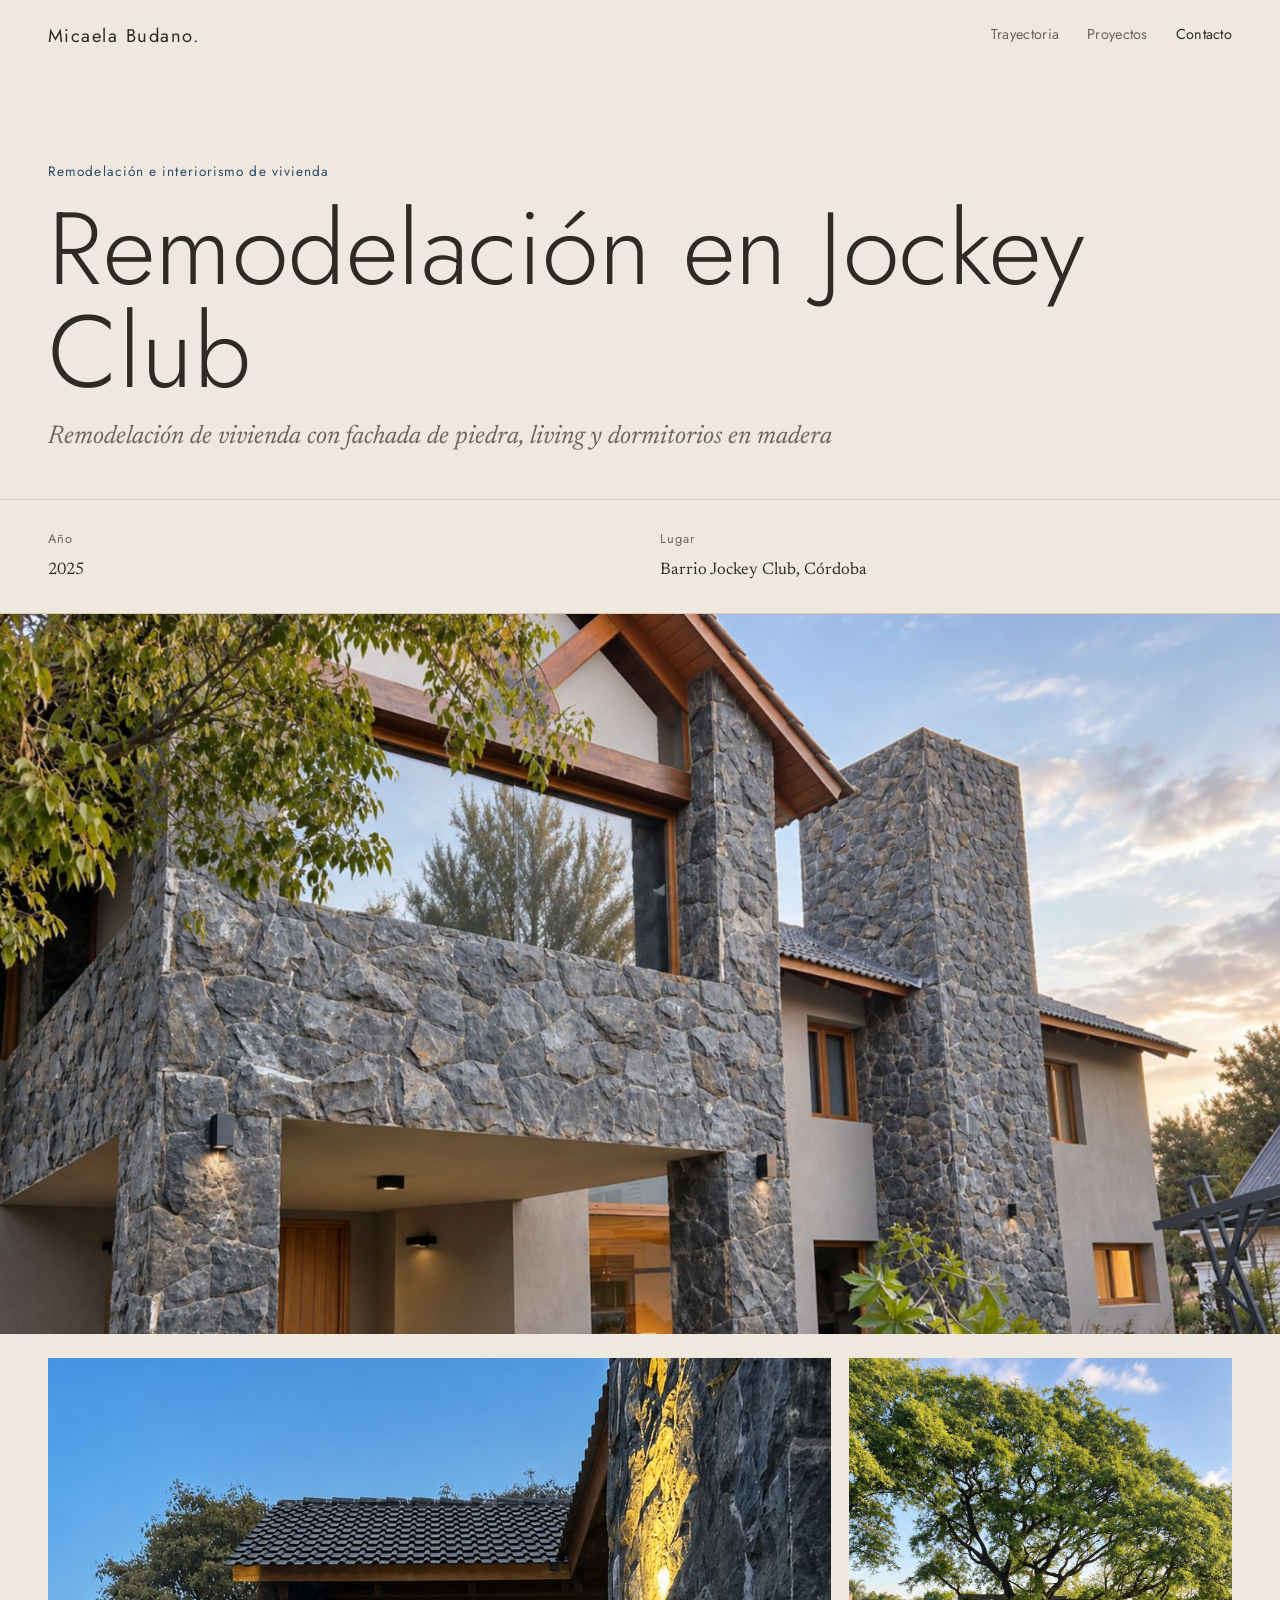
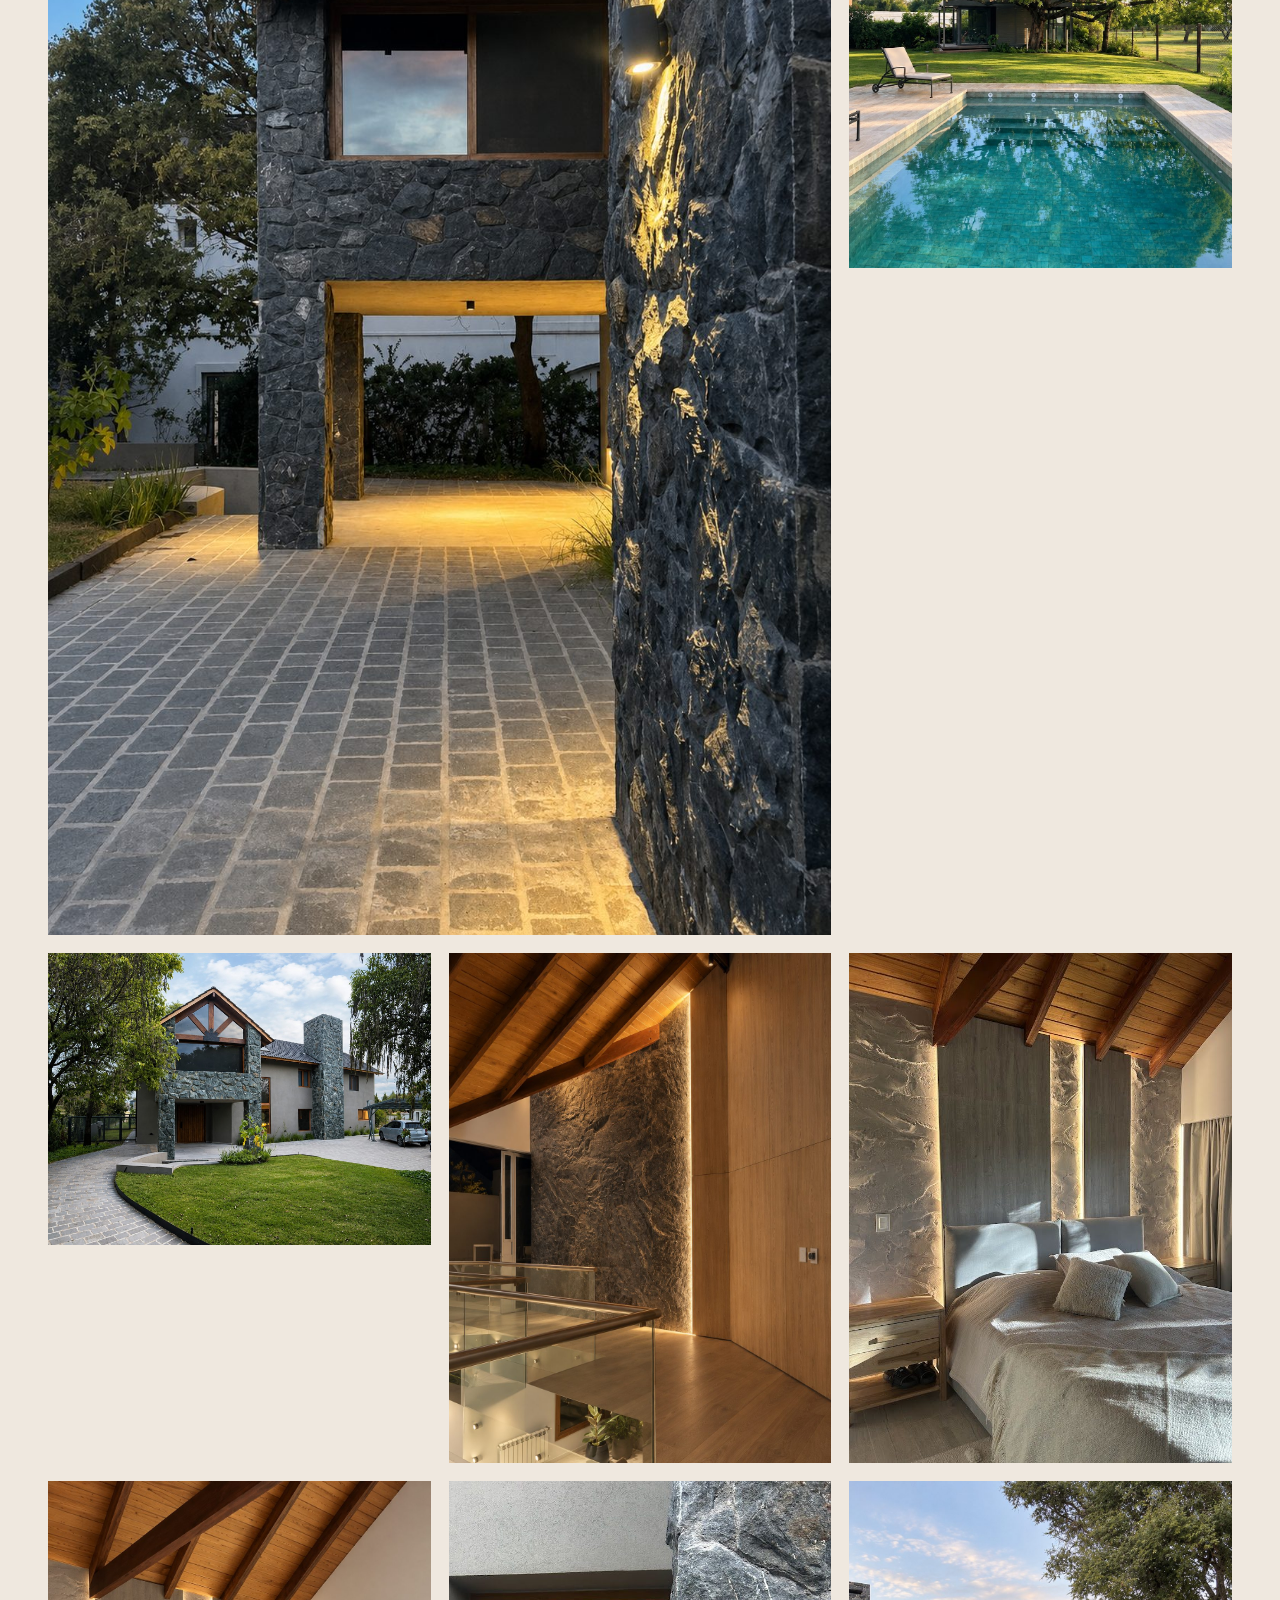
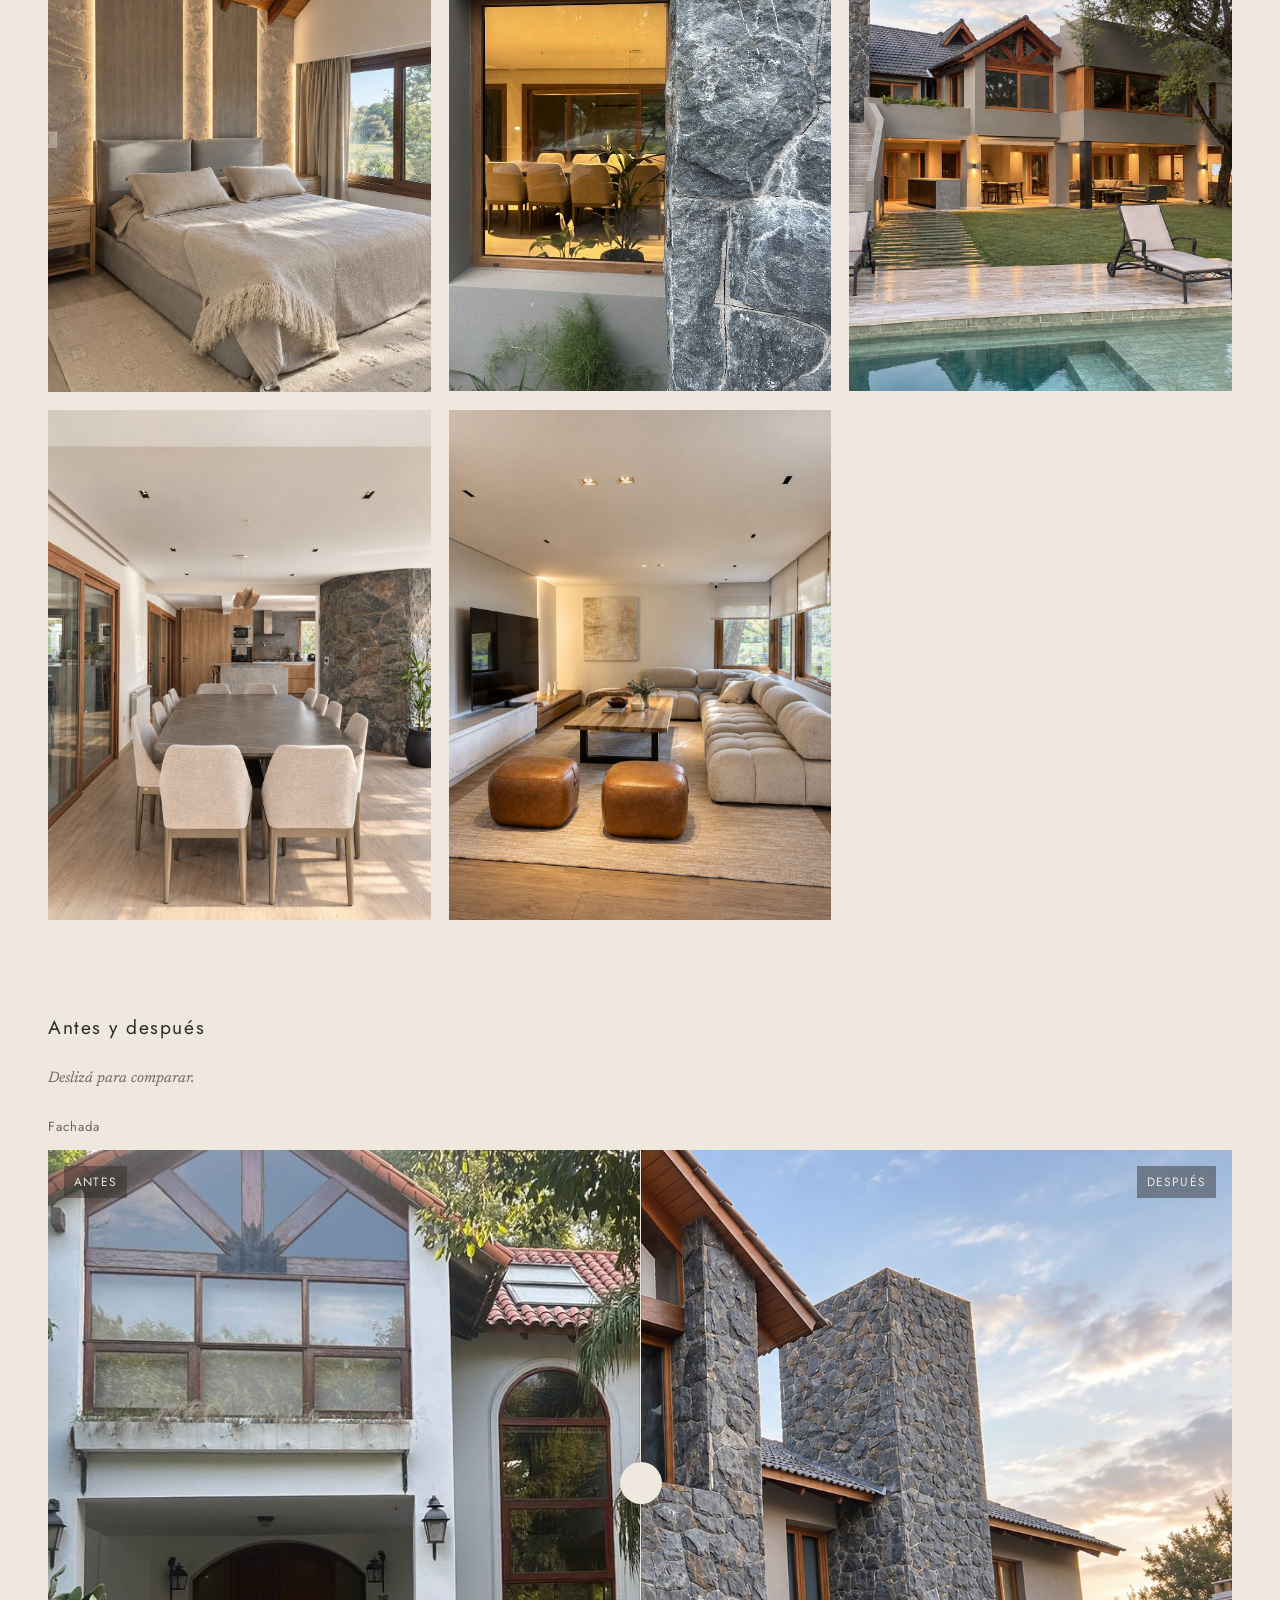
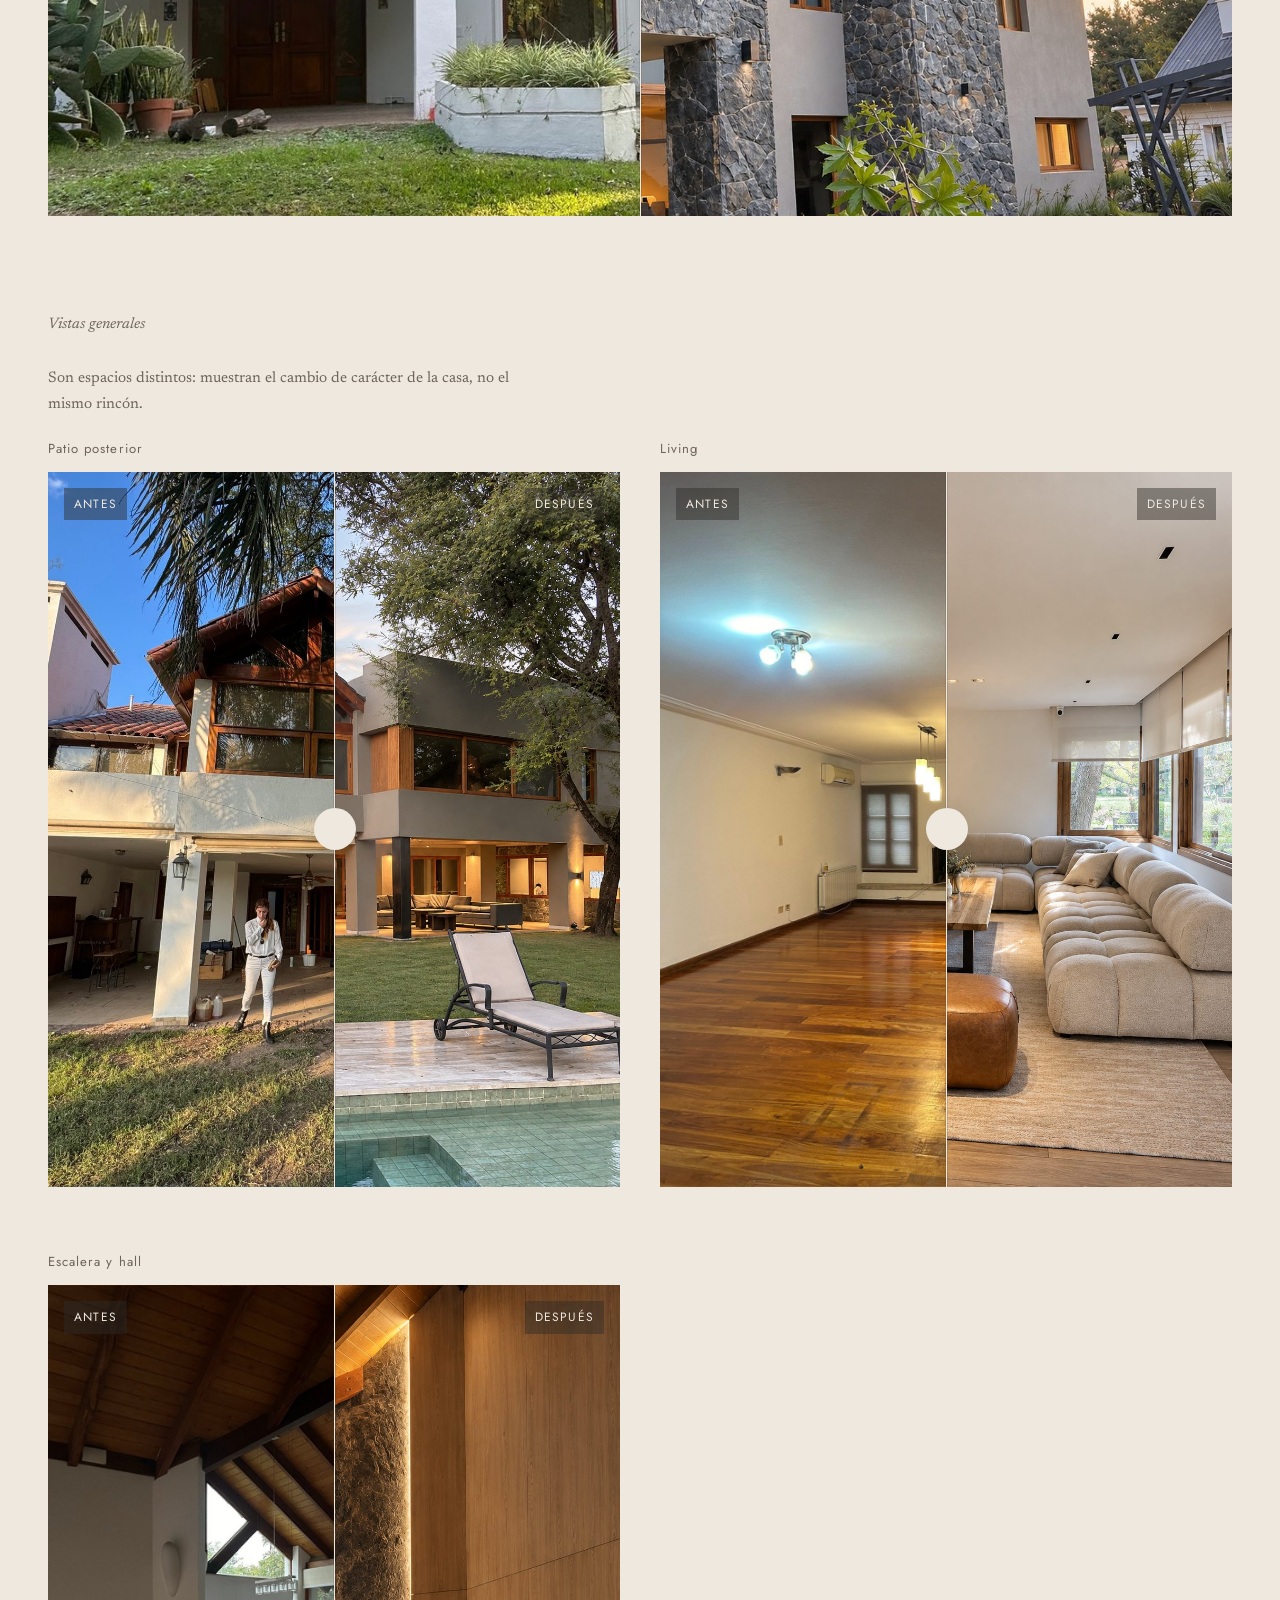
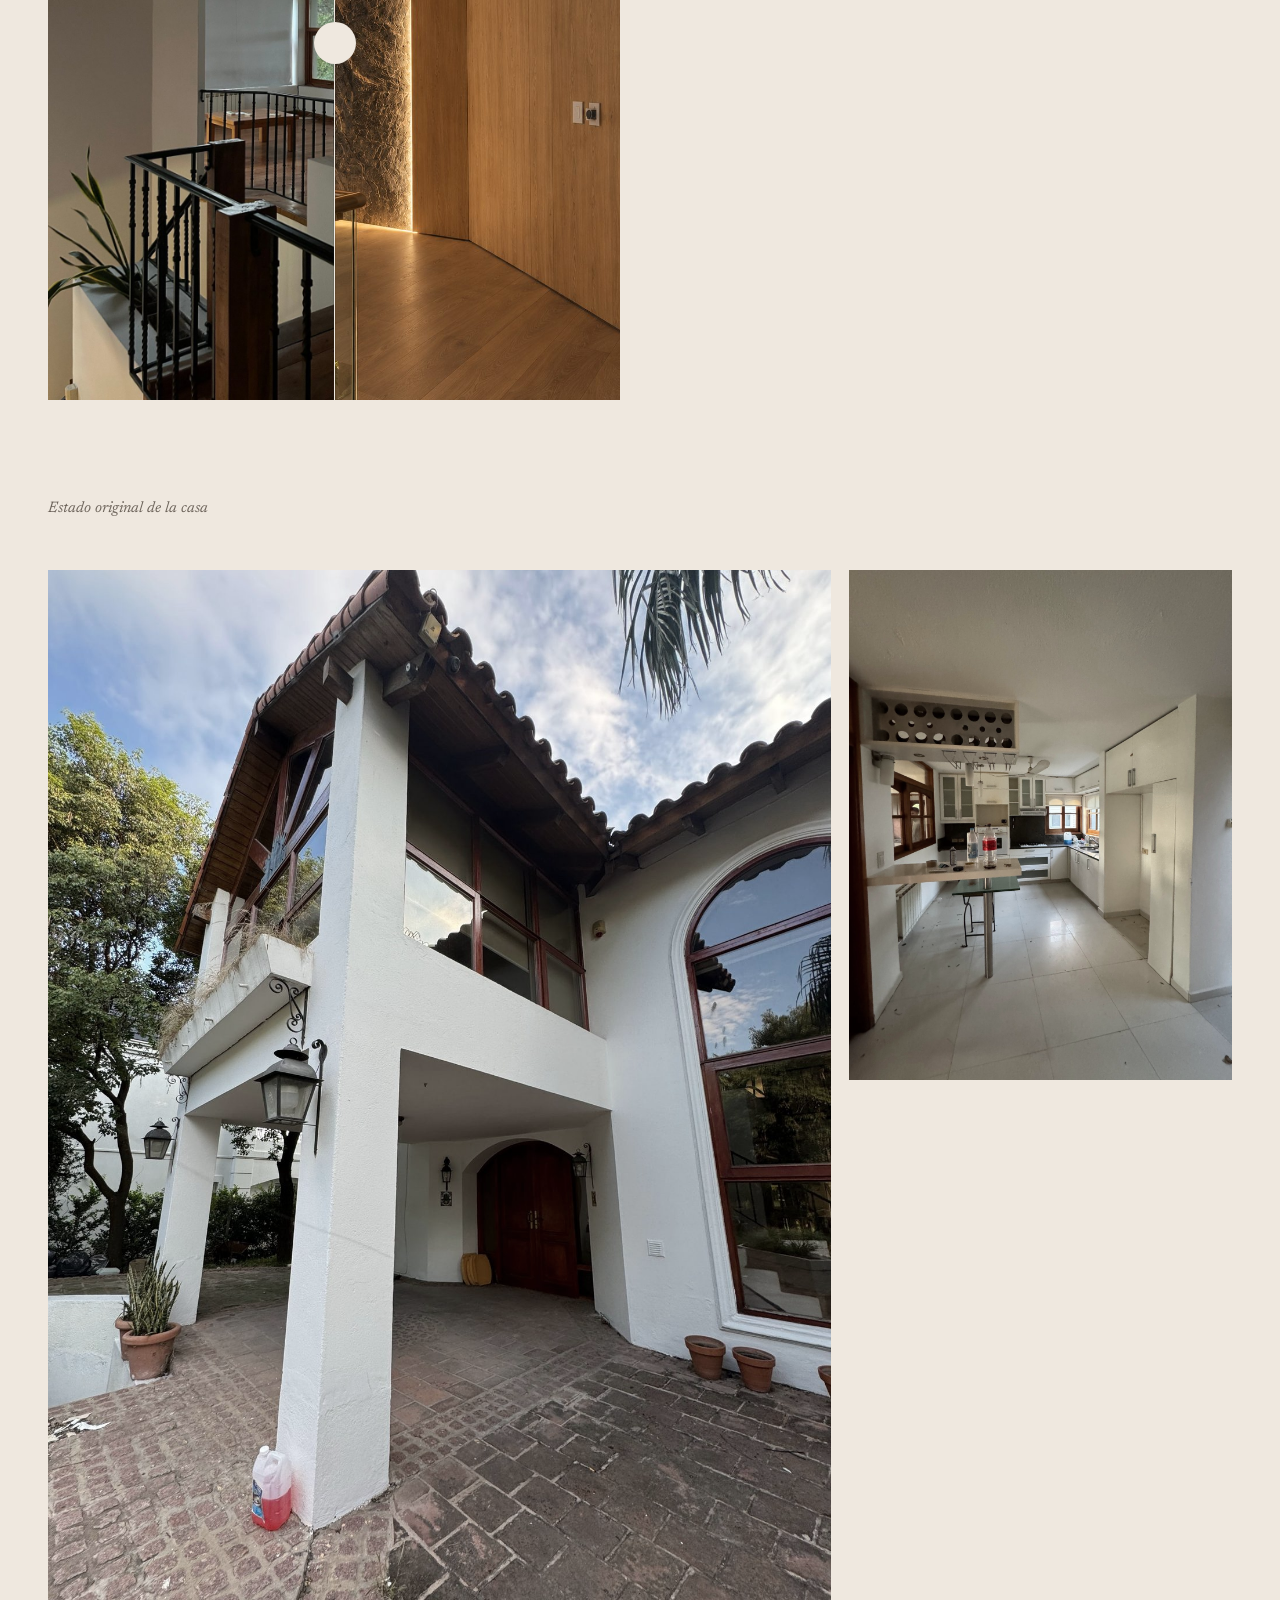
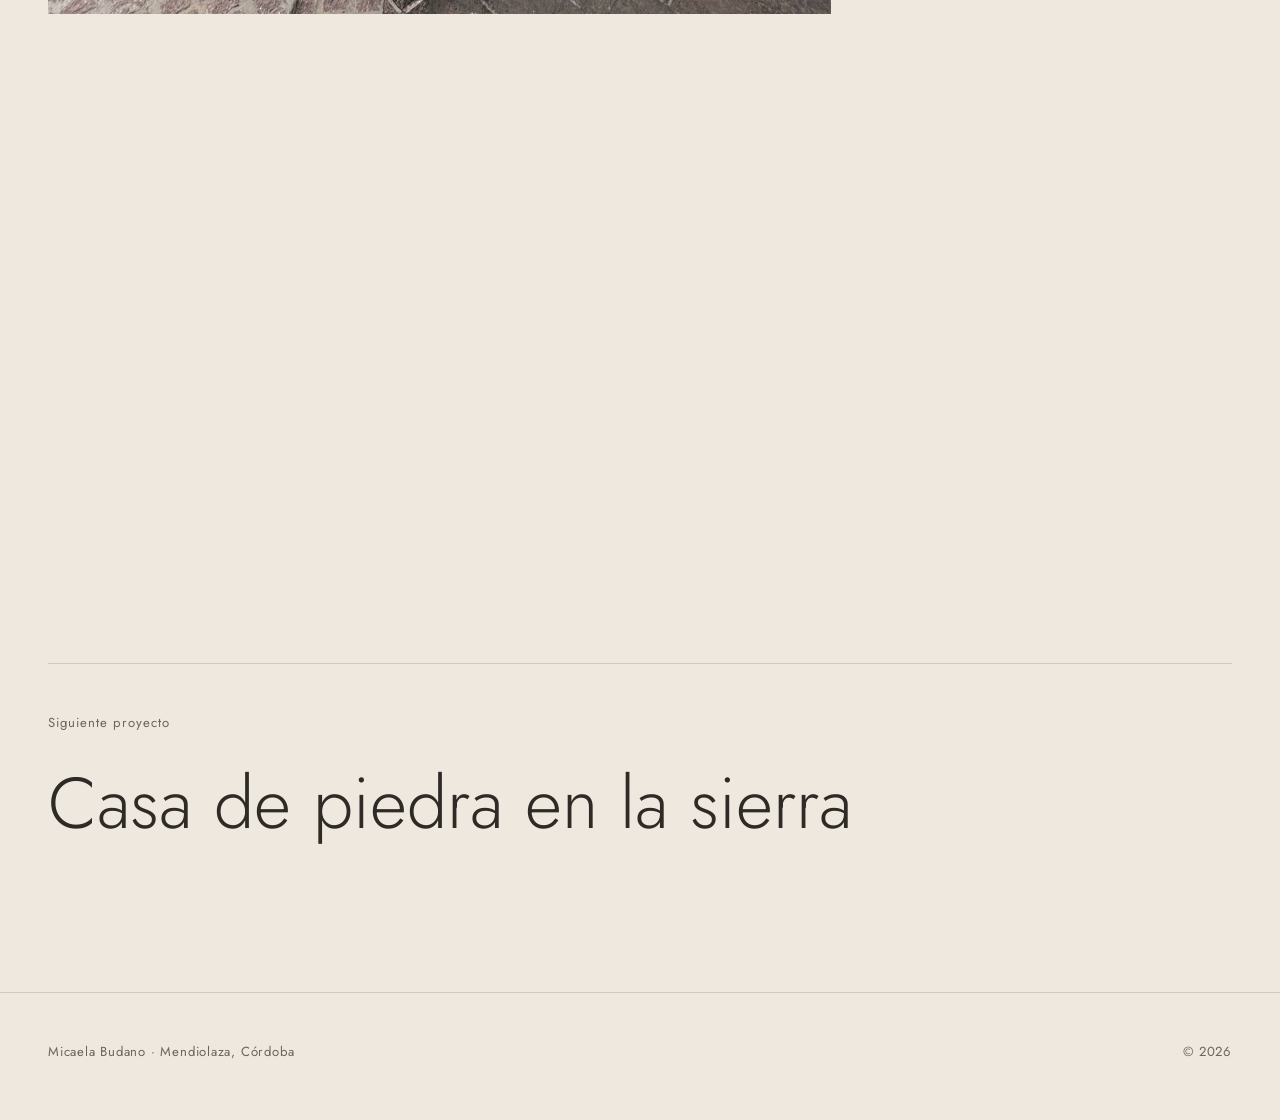
<file: proyectos/cj.html>
<!doctype html>
<html lang="es">
<head>
  <meta charset="utf-8">
  <meta name="viewport" content="width=device-width, initial-scale=1">
  <title>Remodelación en Jockey Club · Micaela Budano</title>
  <meta name="description" content="Remodelación en Jockey Club, remodelación e interiorismo de vivienda en Barrio Jockey Club, Córdoba (2025). Proyecto de Micaela Budano.">
  <link rel="canonical" href="https://micabudano.pages.dev/proyectos/cj.html">
  <link rel="icon" href="../assets/favicon.svg" type="image/svg+xml">
  <meta property="og:type" content="website">
  <meta property="og:site_name" content="Micaela Budano">
  <meta property="og:locale" content="es_AR">
  <meta property="og:title" content="Remodelación en Jockey Club · Micaela Budano">
  <meta property="og:description" content="Remodelación en Jockey Club, remodelación e interiorismo de vivienda en Barrio Jockey Club, Córdoba (2025). Proyecto de Micaela Budano.">
  <meta property="og:url" content="https://micabudano.pages.dev/proyectos/cj.html">
  <meta property="og:image" content="https://micabudano.pages.dev/assets/img/cj/thumb.jpg">
  <meta property="og:image:width" content="1200">
  <meta property="og:image:height" content="630">
  <meta name="twitter:card" content="summary_large_image">
  <link rel="preconnect" href="https://fonts.googleapis.com"><link rel="preconnect" href="https://fonts.gstatic.com" crossorigin><link href="https://fonts.googleapis.com/css2?family=Jost:wght@300;400;500&family=Newsreader:ital,opsz,wght@0,6..72,300;0,6..72,400;1,6..72,300;1,6..72,400&display=swap" rel="stylesheet">
  <link rel="stylesheet" href="../css/styles.css?v=8">
</head>
<body class="project-page">
<a class="skip" href="#contenido">Ir al contenido</a>
<header class="site-header" data-header>
  <a class="wordmark" href="../index.html" aria-label="Micaela Budano, inicio">Micaela Budano</a>
  <nav class="site-nav" aria-label="Principal">
    <a href="../index.html#trayectoria">Trayectoria</a>
    <a href="../index.html#proyectos">Proyectos</a>
    <a href="../index.html#contacto" class="nav-cta">Contacto</a>
  </nav>
</header>

<main id="contenido">
  <article id="proyecto">
    <header class="project-head">
      <p class="project-kicker">Remodelación e interiorismo de vivienda</p>
      <h1 class="project-title">Remodelación en Jockey Club</h1>
      <p class="project-sub">Remodelación de vivienda con fachada de piedra, living y dormitorios en madera</p>
    </header>
    <dl class="project-facts">
      <div><dt>Año</dt><dd>2025</dd></div>
      <div><dt>Lugar</dt><dd>Barrio Jockey Club, Córdoba</dd></div>
    </dl>
    <figure class="project-hero">
      <img id="hero-proyecto" src="../assets/img/cj/thumb.jpg" alt="Remodelación en Jockey Club, Remodelación de vivienda con fachada de piedra, living y dormitorios en madera">
    </figure>
    
    <div class="gallery">
      <figure class="reveal" data-reveal><img src="../assets/img/cj/01.jpg" alt="Fachada de piedra con acceso y piso de adoquines, Remodelación en Jockey Club" loading="lazy"></figure>
      <figure class="reveal" data-reveal><img src="../assets/img/cj/02.jpg" alt="Piscina y jardín con árbol antiguo, Remodelación en Jockey Club" loading="lazy"></figure>
      <figure class="reveal" data-reveal><img src="../assets/img/cj/07.jpg" alt="Fachada de piedra entre árboles, Remodelación en Jockey Club" loading="lazy"></figure>
      <figure class="reveal" data-reveal><img src="../assets/img/cj/08.jpg" alt="Escalera de madera y vidrio junto a muro de piedra, Remodelación en Jockey Club" loading="lazy"></figure>
      <figure class="reveal" data-reveal><img src="../assets/img/cj/03.jpg" alt="Dormitorio con techo de madera y muro de piedra, Remodelación en Jockey Club" loading="lazy"></figure>
      <figure class="reveal" data-reveal><img src="../assets/img/cj/09.jpg" alt="Dormitorio con cabecera de piedra y techo de madera, Remodelación en Jockey Club" loading="lazy"></figure>
      <figure class="reveal" data-reveal><img src="../assets/img/cj/04.jpg" alt="Ventana con vista al comedor desde el exterior, Remodelación en Jockey Club" loading="lazy"></figure>
      <figure class="reveal" data-reveal><img src="../assets/img/cj/05.jpg" alt="Vista exterior de la casa al atardecer, Remodelación en Jockey Club" loading="lazy"></figure>
      <figure class="reveal" data-reveal><img src="../assets/img/cj/06.jpg" alt="Comedor con mesa de madera y muro de piedra, Remodelación en Jockey Club" loading="lazy"></figure>
      <figure class="reveal" data-reveal><img src="../assets/img/cj/10.jpg" alt="Living con sofá modular y luz natural, Remodelación en Jockey Club" loading="lazy"></figure></div>
    
  <section class="before-after" aria-labelledby="t-ad">
    <h2 id="t-ad" class="h-small">Antes y después</h2>
    <p class="ba-hint">Deslizá para comparar.</p><div class="ba-list"><div class="ba-item ba-item--feature">
  <p class="ba-tag">Fachada</p>
  <figure class="compare compare--wide" style="--pos:50%">
    <img class="cmp-after" src="../assets/img/cj/thumb.jpg" alt="Fachada antes y después de la remodelación, Remodelación en Jockey Club (después)" loading="lazy">
    <img class="cmp-before" src="../assets/img/cj/antes-fachada.jpg" alt="Fachada antes y después de la remodelación, Remodelación en Jockey Club (antes)" loading="lazy">
    <span class="cmp-label cmp-l" aria-hidden="true">Antes</span>
    <span class="cmp-label cmp-r" aria-hidden="true">Después</span>
    <span class="cmp-handle" aria-hidden="true"></span>
    <input class="cmp-range" type="range" min="0" max="100" value="50" aria-label="Deslizar para comparar antes y después: Fachada">
  </figure>
</div></div>
    <p class="ba-hint ba-sub">Vistas generales</p><p class="ba-note">Son espacios distintos: muestran el cambio de carácter de la casa, no el mismo rincón.</p><div class="ba-list"><div class="ba-item">
  <p class="ba-tag">Patio posterior</p>
  <figure class="compare" style="--pos:50%">
    <img class="cmp-after" src="../assets/img/cj/05.jpg" alt="Vista general del patio posterior, Remodelación en Jockey Club (después)" loading="lazy">
    <img class="cmp-before" src="../assets/img/cj/antes-patio.jpg" alt="Vista general del patio posterior, Remodelación en Jockey Club (antes)" loading="lazy">
    <span class="cmp-label cmp-l" aria-hidden="true">Antes</span>
    <span class="cmp-label cmp-r" aria-hidden="true">Después</span>
    <span class="cmp-handle" aria-hidden="true"></span>
    <input class="cmp-range" type="range" min="0" max="100" value="50" aria-label="Deslizar para comparar antes y después: Patio posterior">
  </figure>
</div><div class="ba-item">
  <p class="ba-tag">Living</p>
  <figure class="compare" style="--pos:50%">
    <img class="cmp-after" src="../assets/img/cj/10.jpg" alt="Vista general del living, Remodelación en Jockey Club (después)" loading="lazy">
    <img class="cmp-before" src="../assets/img/cj/antes-living.jpg" alt="Vista general del living, Remodelación en Jockey Club (antes)" loading="lazy">
    <span class="cmp-label cmp-l" aria-hidden="true">Antes</span>
    <span class="cmp-label cmp-r" aria-hidden="true">Después</span>
    <span class="cmp-handle" aria-hidden="true"></span>
    <input class="cmp-range" type="range" min="0" max="100" value="50" aria-label="Deslizar para comparar antes y después: Living">
  </figure>
</div><div class="ba-item">
  <p class="ba-tag">Escalera y hall</p>
  <figure class="compare" style="--pos:50%">
    <img class="cmp-after" src="../assets/img/cj/08.jpg" alt="Vista general de la escalera y el hall, Remodelación en Jockey Club (después)" loading="lazy">
    <img class="cmp-before" src="../assets/img/cj/antes-escalera.jpg" alt="Vista general de la escalera y el hall, Remodelación en Jockey Club (antes)" loading="lazy">
    <span class="cmp-label cmp-l" aria-hidden="true">Antes</span>
    <span class="cmp-label cmp-r" aria-hidden="true">Después</span>
    <span class="cmp-handle" aria-hidden="true"></span>
    <input class="cmp-range" type="range" min="0" max="100" value="50" aria-label="Deslizar para comparar antes y después: Escalera y hall">
  </figure>
</div></div>
    <p class="ba-hint ba-sub">Estado original de la casa</p><div class="gallery gallery-original"><figure class="reveal" data-reveal><img src="../assets/img/cj/antes-acceso.jpg" alt="Acceso antes de la remodelación, Remodelación en Jockey Club" loading="lazy"></figure><figure class="reveal" data-reveal><img src="../assets/img/cj/antes-cocina.jpg" alt="Cocina antes de la remodelación, Remodelación en Jockey Club" loading="lazy"></figure><figure class="reveal" data-reveal><img src="../assets/img/cj/antes-living-2.jpg" alt="Living con chimenea antes de la remodelación, Remodelación en Jockey Club" loading="lazy"></figure><figure class="reveal" data-reveal><img src="../assets/img/cj/antes-estar-alto.jpg" alt="Estar en altura antes de la remodelación, Remodelación en Jockey Club" loading="lazy"></figure></div>
  </section>
    
    <a class="next-project" href="aj.html"><span class="next-label">Siguiente proyecto</span><span class="next-title">Casa de piedra en la sierra</span></a>
  </article>
</main>
<footer class="site-footer">
  <p class="footer-line">Micaela Budano · Mendiolaza, Córdoba</p>
  <p>© 2026</p>
</footer>
<script src="../js/main.js?v=8"></script>
</body>
</html>
</file>
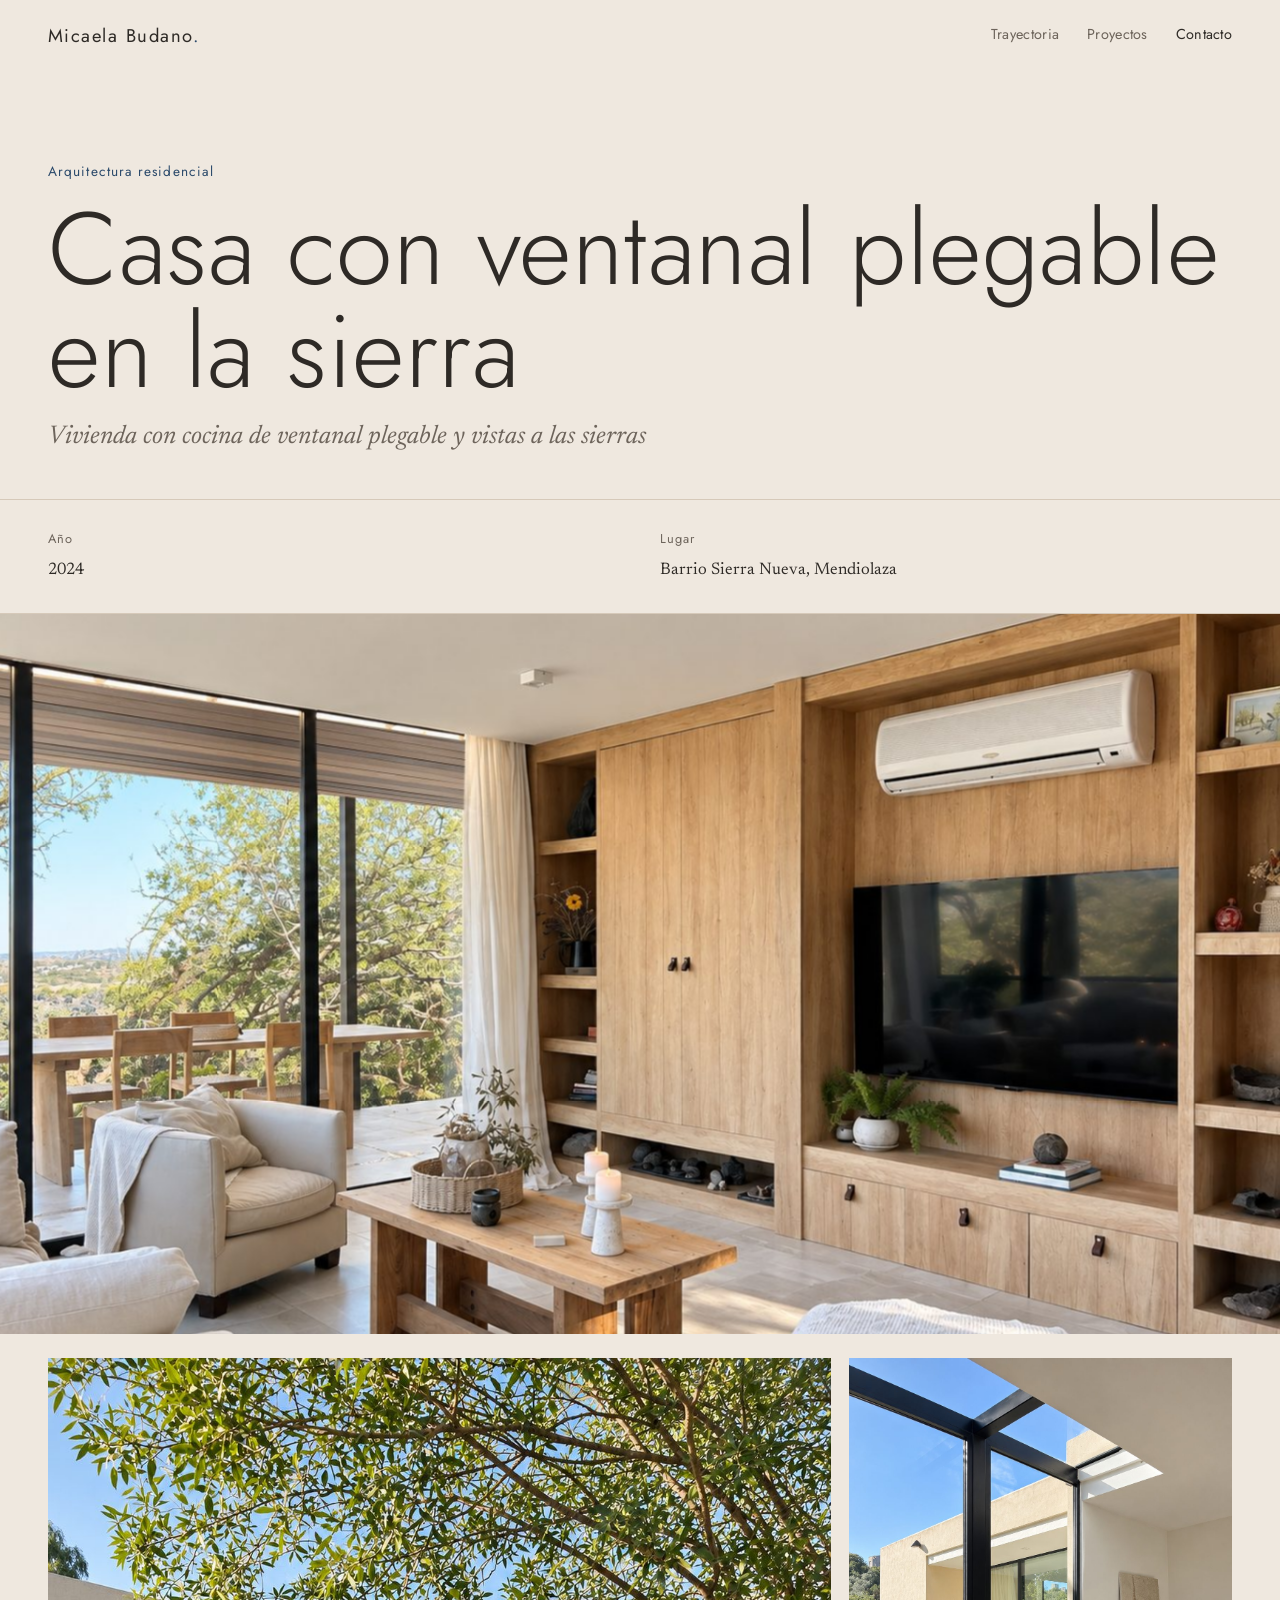
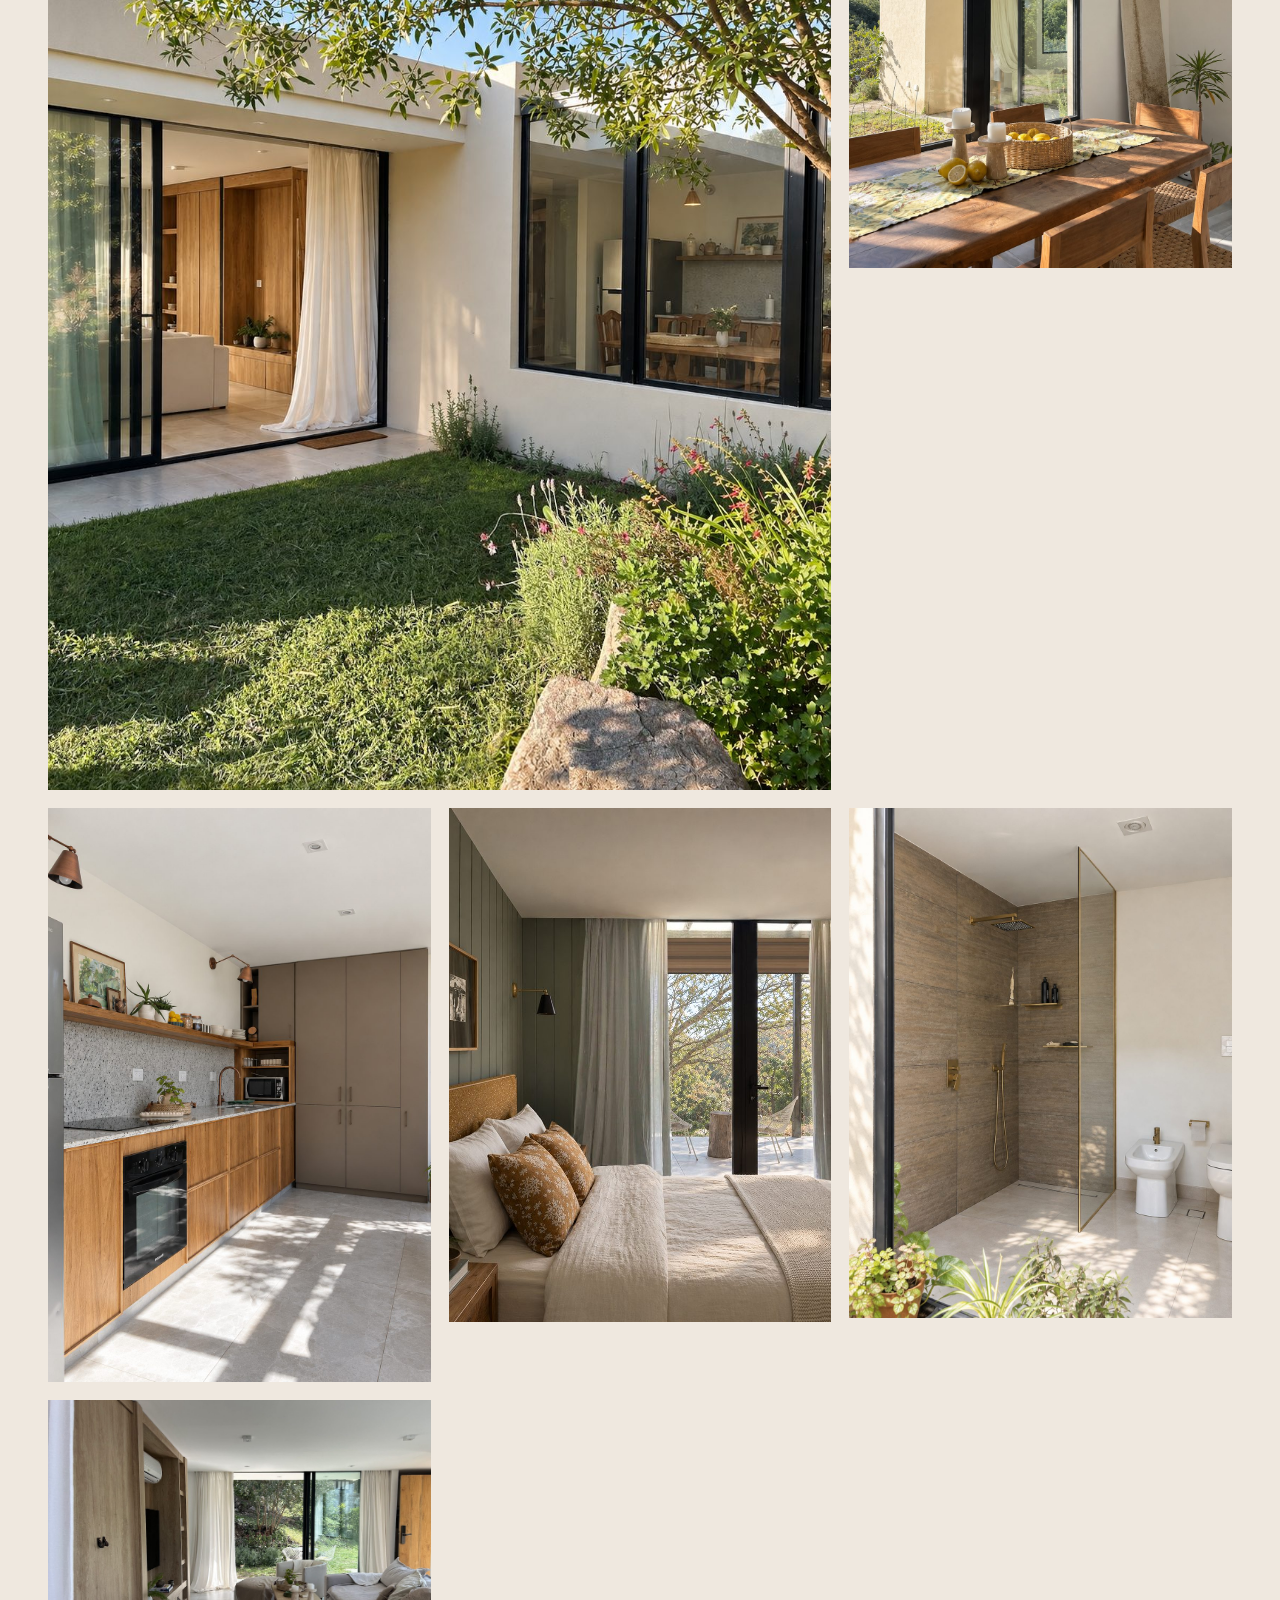
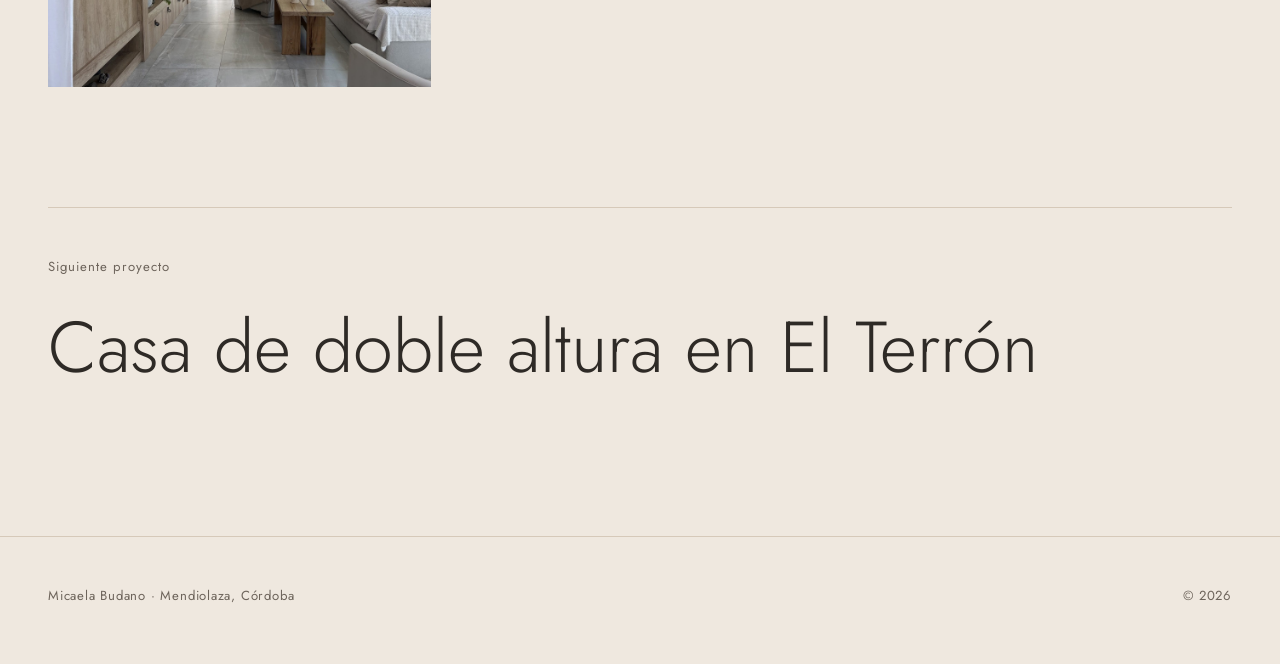
<file: proyectos/fm.html>
<!doctype html>
<html lang="es">
<head>
  <meta charset="utf-8">
  <meta name="viewport" content="width=device-width, initial-scale=1">
  <title>Casa con ventanal plegable en la sierra · Micaela Budano</title>
  <meta name="description" content="Casa con ventanal plegable en la sierra, arquitectura residencial en Barrio Sierra Nueva, Mendiolaza (2024). Proyecto de Micaela Budano.">
  <link rel="canonical" href="https://micabudano.pages.dev/proyectos/fm.html">
  <link rel="icon" href="../assets/favicon.svg" type="image/svg+xml">
  <meta property="og:type" content="website">
  <meta property="og:site_name" content="Micaela Budano">
  <meta property="og:locale" content="es_AR">
  <meta property="og:title" content="Casa con ventanal plegable en la sierra · Micaela Budano">
  <meta property="og:description" content="Casa con ventanal plegable en la sierra, arquitectura residencial en Barrio Sierra Nueva, Mendiolaza (2024). Proyecto de Micaela Budano.">
  <meta property="og:url" content="https://micabudano.pages.dev/proyectos/fm.html">
  <meta property="og:image" content="https://micabudano.pages.dev/assets/img/fm/thumb.jpg">
  <meta property="og:image:width" content="1200">
  <meta property="og:image:height" content="630">
  <meta name="twitter:card" content="summary_large_image">
  <link rel="preconnect" href="https://fonts.googleapis.com"><link rel="preconnect" href="https://fonts.gstatic.com" crossorigin><link href="https://fonts.googleapis.com/css2?family=Jost:wght@300;400;500&family=Newsreader:ital,opsz,wght@0,6..72,300;0,6..72,400;1,6..72,300;1,6..72,400&display=swap" rel="stylesheet">
  <link rel="stylesheet" href="../css/styles.css?v=8">
</head>
<body class="project-page">
<a class="skip" href="#contenido">Ir al contenido</a>
<header class="site-header" data-header>
  <a class="wordmark" href="../index.html" aria-label="Micaela Budano, inicio">Micaela Budano</a>
  <nav class="site-nav" aria-label="Principal">
    <a href="../index.html#trayectoria">Trayectoria</a>
    <a href="../index.html#proyectos">Proyectos</a>
    <a href="../index.html#contacto" class="nav-cta">Contacto</a>
  </nav>
</header>

<main id="contenido">
  <article id="proyecto">
    <header class="project-head">
      <p class="project-kicker">Arquitectura residencial</p>
      <h1 class="project-title">Casa con ventanal plegable en la sierra</h1>
      <p class="project-sub">Vivienda con cocina de ventanal plegable y vistas a las sierras</p>
    </header>
    <dl class="project-facts">
      <div><dt>Año</dt><dd>2024</dd></div>
      <div><dt>Lugar</dt><dd>Barrio Sierra Nueva, Mendiolaza</dd></div>
    </dl>
    <figure class="project-hero">
      <img id="hero-proyecto" src="../assets/img/fm/thumb.jpg" alt="Casa con ventanal plegable en la sierra, Vivienda con cocina de ventanal plegable y vistas a las sierras">
    </figure>
    
    <div class="gallery">
      <figure class="reveal" data-reveal><img src="../assets/img/fm/01.jpg" alt="Fachada con vegetación y entrada, Casa con ventanal plegable en la sierra" loading="lazy"></figure>
      <figure class="reveal" data-reveal><img src="../assets/img/fm/02.jpg" alt="Cocina con ventanal que se pliega hacia el techo, Casa con ventanal plegable en la sierra" loading="lazy"></figure>
      <figure class="reveal" data-reveal><img src="../assets/img/fm/03.jpg" alt="Cocina con muebles de madera y gris, Casa con ventanal plegable en la sierra" loading="lazy"></figure>
      <figure class="reveal" data-reveal><img src="../assets/img/fm/04.jpg" alt="Dormitorio con ventanal al jardín, Casa con ventanal plegable en la sierra" loading="lazy"></figure>
      <figure class="reveal" data-reveal><img src="../assets/img/fm/05.jpg" alt="Baño con ducha de vidrio y revestimiento, Casa con ventanal plegable en la sierra" loading="lazy"></figure>
      <figure class="reveal" data-reveal><img src="../assets/img/fm/06.jpg" alt="Living con ventanales y sofá, Casa con ventanal plegable en la sierra" loading="lazy"></figure></div>
    
    
    <a class="next-project" href="ft.html"><span class="next-label">Siguiente proyecto</span><span class="next-title">Casa de doble altura en El Terrón</span></a>
  </article>
</main>
<footer class="site-footer">
  <p class="footer-line">Micaela Budano · Mendiolaza, Córdoba</p>
  <p>© 2026</p>
</footer>
<script src="../js/main.js?v=8"></script>
</body>
</html>
</file>
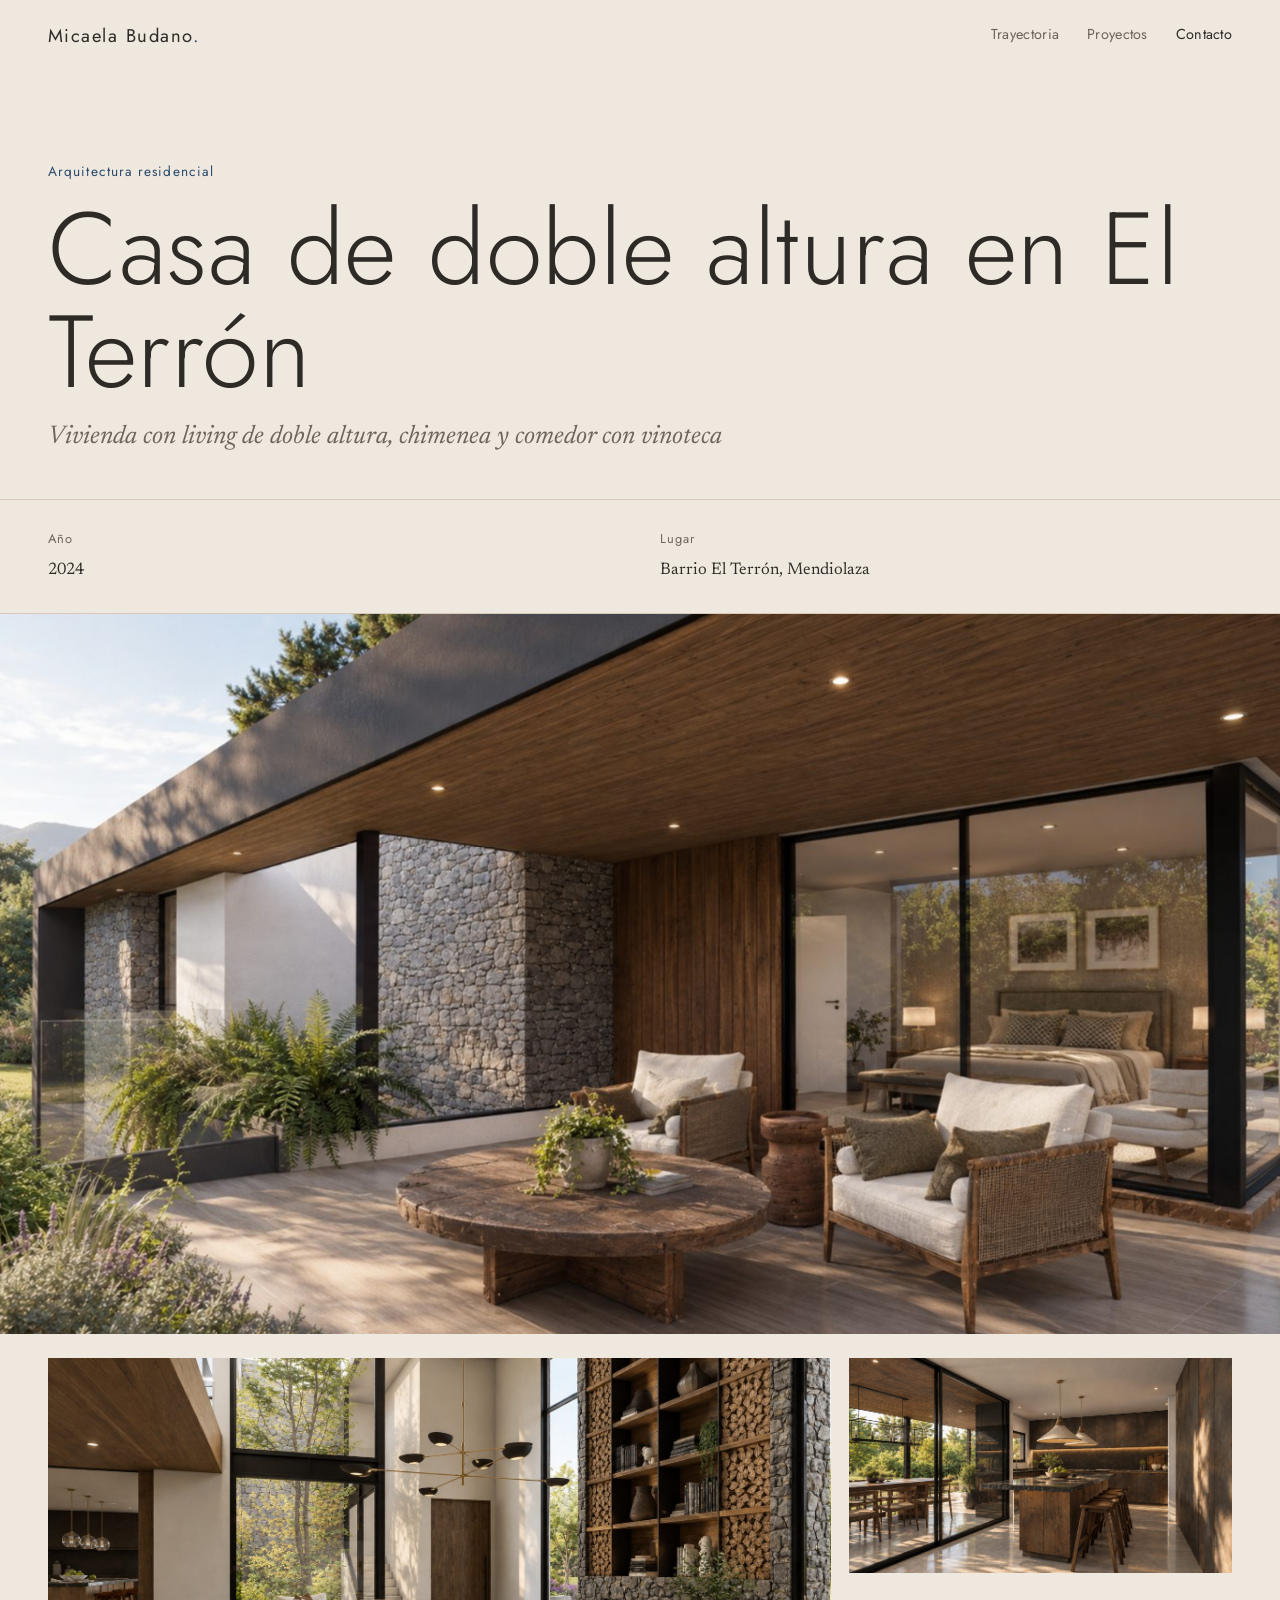
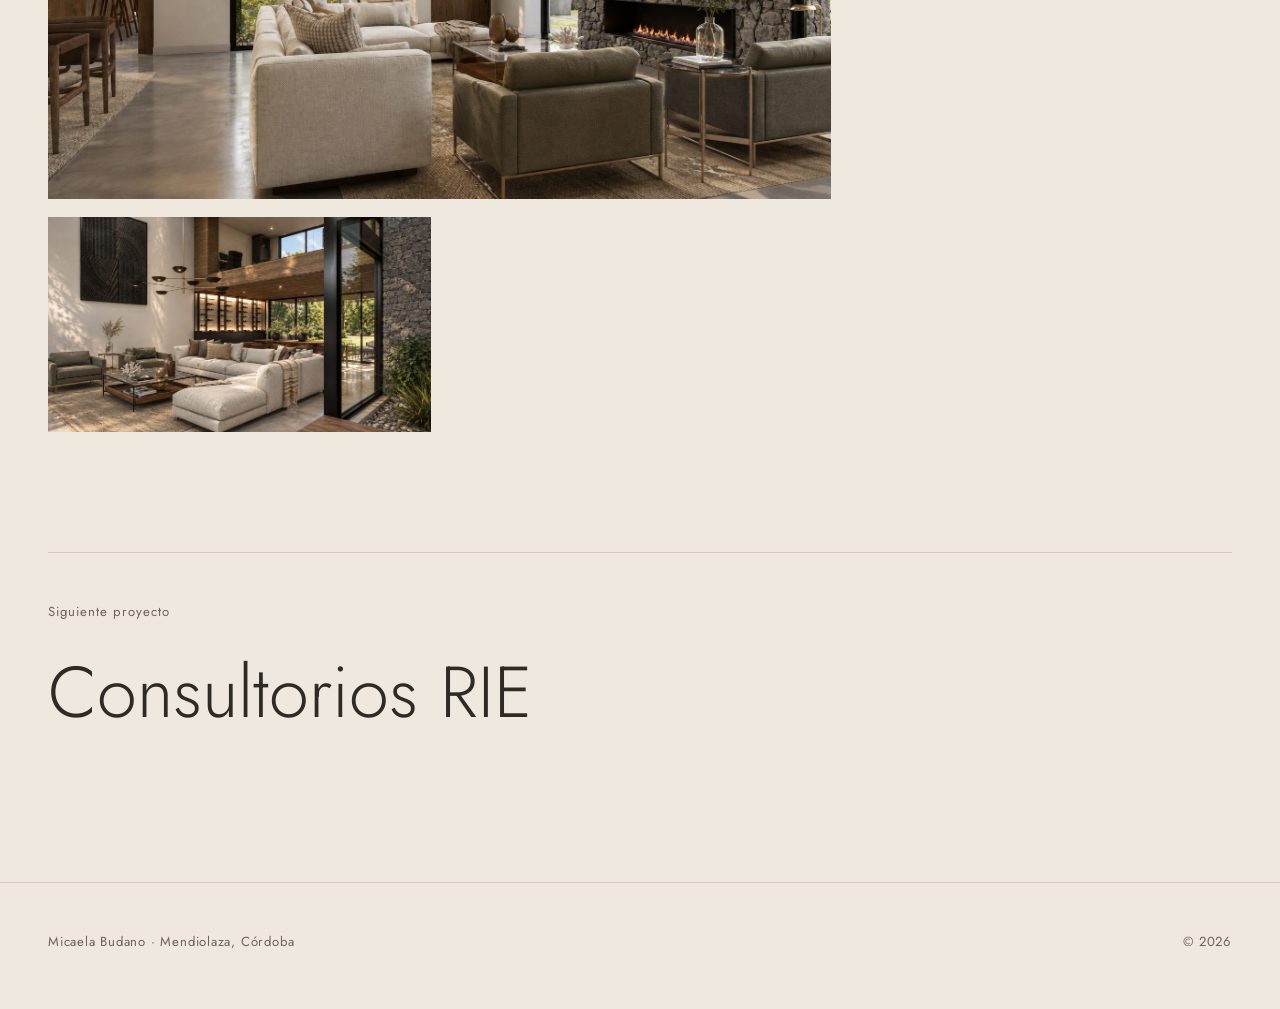
<file: proyectos/ft.html>
<!doctype html>
<html lang="es">
<head>
  <meta charset="utf-8">
  <meta name="viewport" content="width=device-width, initial-scale=1">
  <title>Casa de doble altura en El Terrón · Micaela Budano</title>
  <meta name="description" content="Casa de doble altura en El Terrón, arquitectura residencial en Barrio El Terrón, Mendiolaza (2024). Proyecto de Micaela Budano.">
  <link rel="canonical" href="https://micabudano.pages.dev/proyectos/ft.html">
  <link rel="icon" href="../assets/favicon.svg" type="image/svg+xml">
  <meta property="og:type" content="website">
  <meta property="og:site_name" content="Micaela Budano">
  <meta property="og:locale" content="es_AR">
  <meta property="og:title" content="Casa de doble altura en El Terrón · Micaela Budano">
  <meta property="og:description" content="Casa de doble altura en El Terrón, arquitectura residencial en Barrio El Terrón, Mendiolaza (2024). Proyecto de Micaela Budano.">
  <meta property="og:url" content="https://micabudano.pages.dev/proyectos/ft.html">
  <meta property="og:image" content="https://micabudano.pages.dev/assets/img/ft/thumb.jpg">
  <meta property="og:image:width" content="1200">
  <meta property="og:image:height" content="630">
  <meta name="twitter:card" content="summary_large_image">
  <link rel="preconnect" href="https://fonts.googleapis.com"><link rel="preconnect" href="https://fonts.gstatic.com" crossorigin><link href="https://fonts.googleapis.com/css2?family=Jost:wght@300;400;500&family=Newsreader:ital,opsz,wght@0,6..72,300;0,6..72,400;1,6..72,300;1,6..72,400&display=swap" rel="stylesheet">
  <link rel="stylesheet" href="../css/styles.css?v=8">
</head>
<body class="project-page">
<a class="skip" href="#contenido">Ir al contenido</a>
<header class="site-header" data-header>
  <a class="wordmark" href="../index.html" aria-label="Micaela Budano, inicio">Micaela Budano</a>
  <nav class="site-nav" aria-label="Principal">
    <a href="../index.html#trayectoria">Trayectoria</a>
    <a href="../index.html#proyectos">Proyectos</a>
    <a href="../index.html#contacto" class="nav-cta">Contacto</a>
  </nav>
</header>

<main id="contenido">
  <article id="proyecto">
    <header class="project-head">
      <p class="project-kicker">Arquitectura residencial</p>
      <h1 class="project-title">Casa de doble altura en El Terrón</h1>
      <p class="project-sub">Vivienda con living de doble altura, chimenea y comedor con vinoteca</p>
    </header>
    <dl class="project-facts">
      <div><dt>Año</dt><dd>2024</dd></div>
      <div><dt>Lugar</dt><dd>Barrio El Terrón, Mendiolaza</dd></div>
    </dl>
    <figure class="project-hero">
      <img id="hero-proyecto" src="../assets/img/ft/thumb.jpg" alt="Casa de doble altura en El Terrón, Vivienda con living de doble altura, chimenea y comedor con vinoteca">
    </figure>
    
    <div class="gallery">
      <figure class="reveal" data-reveal><img src="../assets/img/ft/01.jpg" alt="Living con doble altura, chimenea y biblioteca, Casa de doble altura en El Terrón" loading="lazy"></figure>
      <figure class="reveal" data-reveal><img src="../assets/img/ft/02.jpg" alt="Cocina de madera y gris con isla y vista al jardín, Casa de doble altura en El Terrón" loading="lazy"></figure>
      <figure class="reveal" data-reveal><img src="../assets/img/ft/03.jpg" alt="Living con sofás y ventanales al exterior, Casa de doble altura en El Terrón" loading="lazy"></figure></div>
    
    
    <a class="next-project" href="rie.html"><span class="next-label">Siguiente proyecto</span><span class="next-title">Consultorios RIE</span></a>
  </article>
</main>
<footer class="site-footer">
  <p class="footer-line">Micaela Budano · Mendiolaza, Córdoba</p>
  <p>© 2026</p>
</footer>
<script src="../js/main.js?v=8"></script>
</body>
</html>
</file>
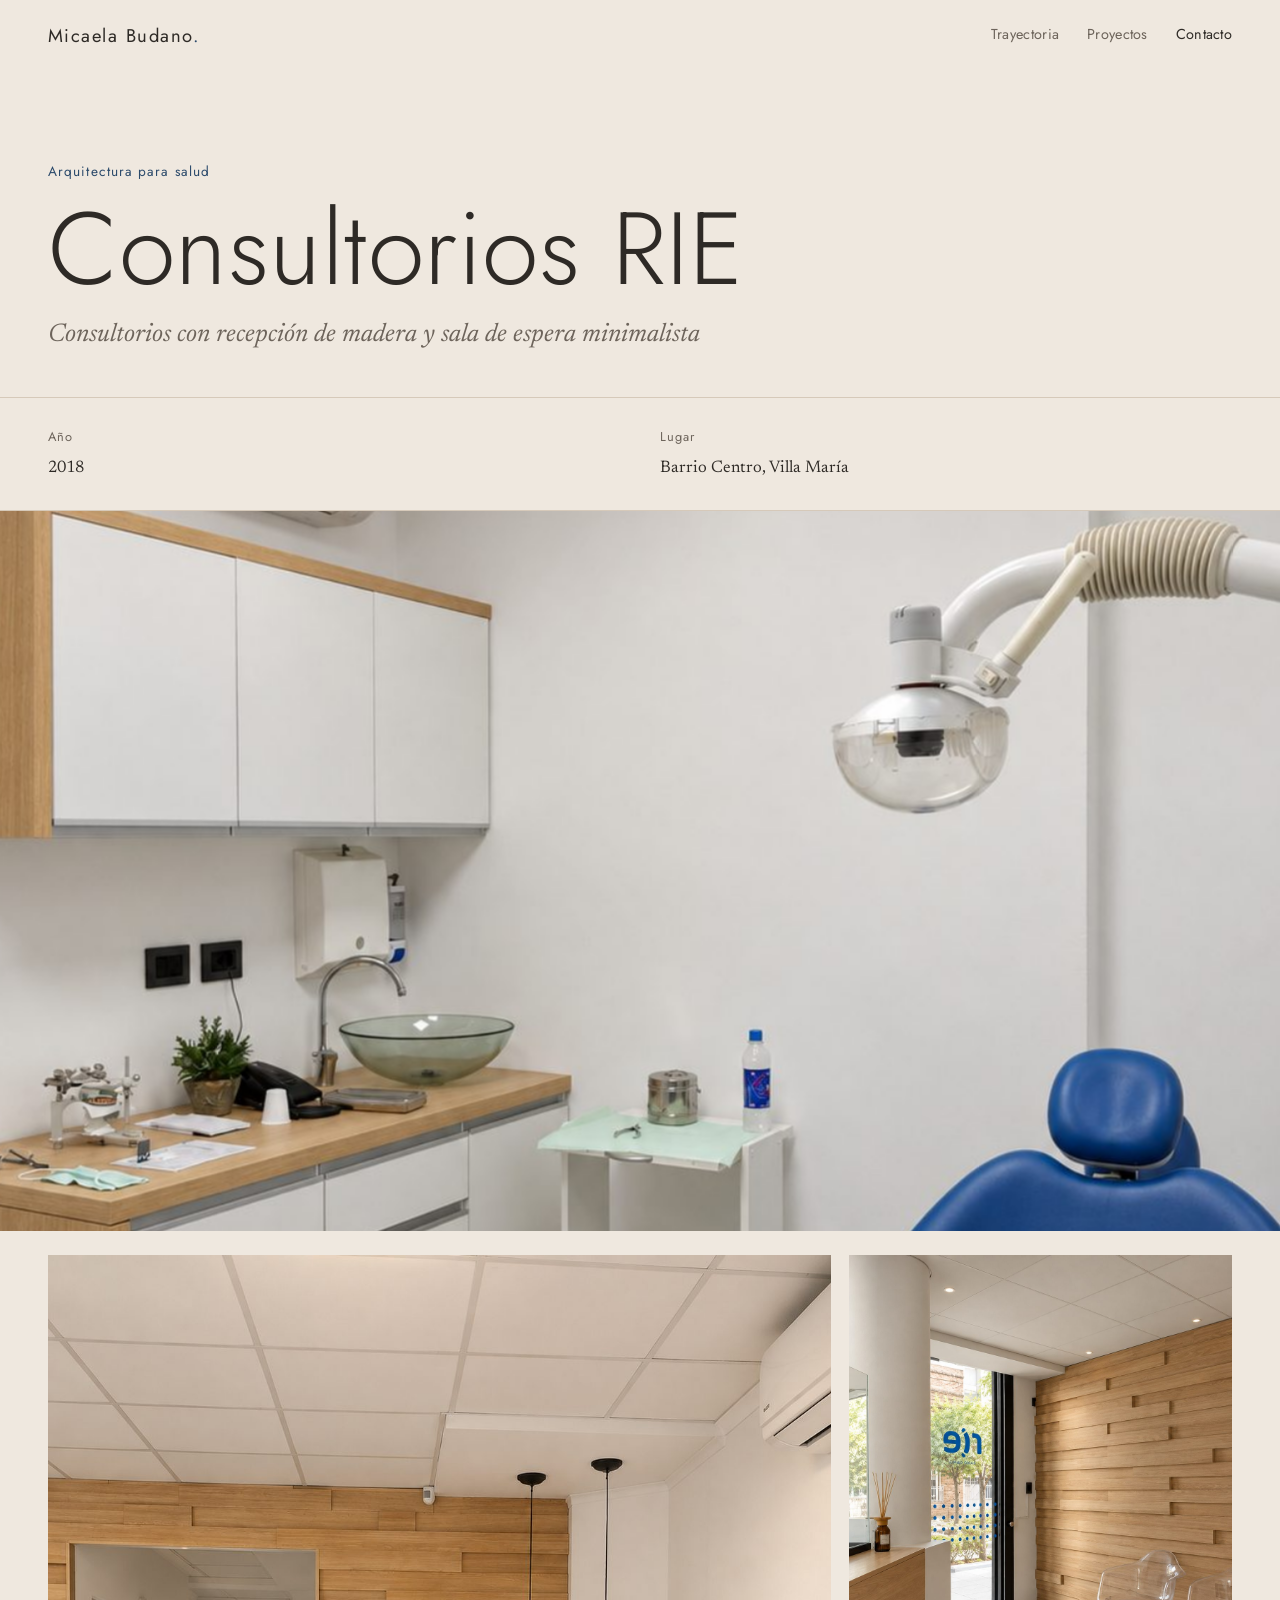
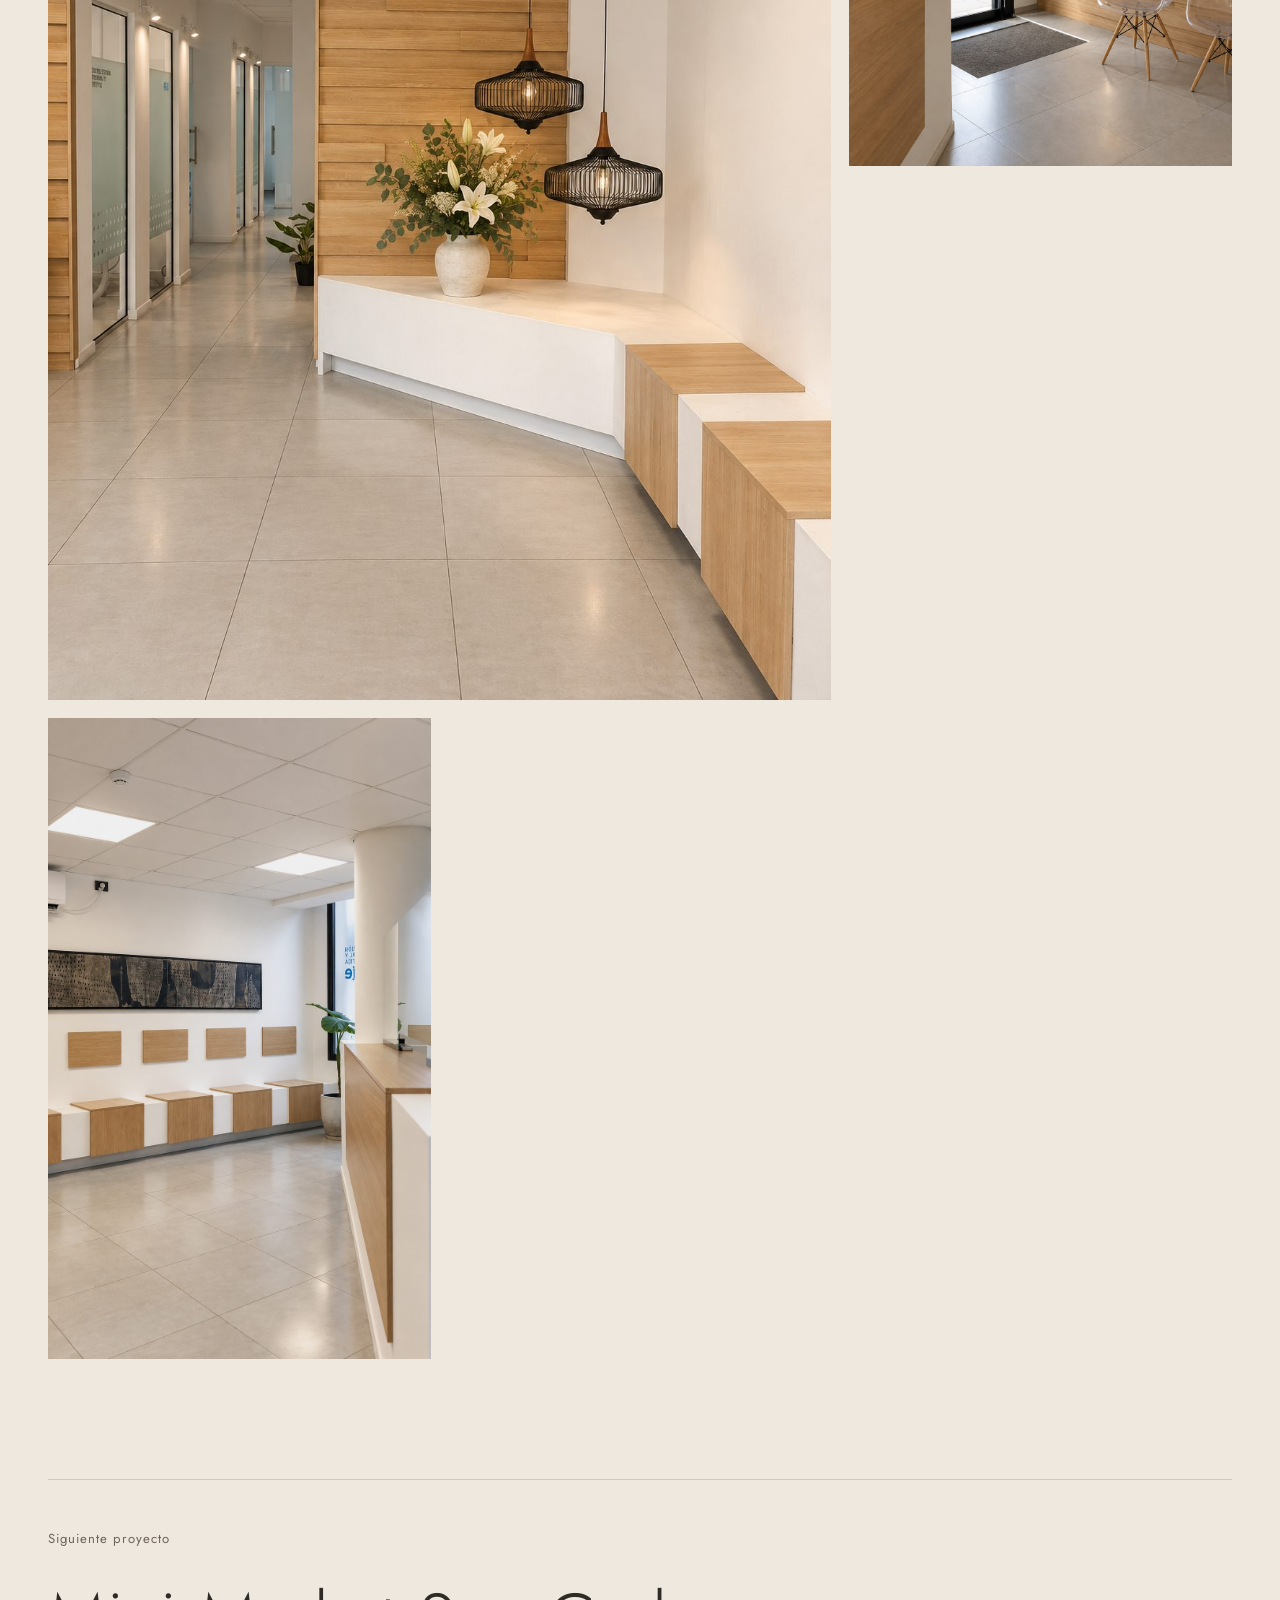
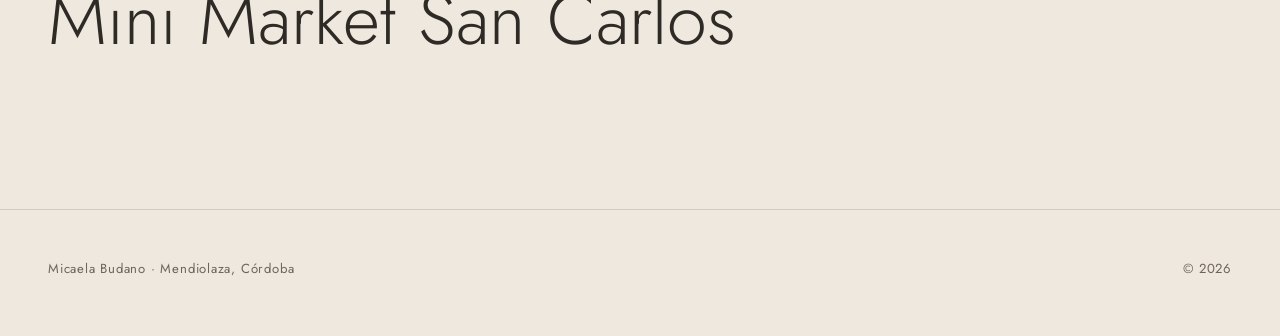
<file: proyectos/rie.html>
<!doctype html>
<html lang="es">
<head>
  <meta charset="utf-8">
  <meta name="viewport" content="width=device-width, initial-scale=1">
  <title>Consultorios RIE · Micaela Budano</title>
  <meta name="description" content="Consultorios RIE, arquitectura para salud en Barrio Centro, Villa María (2018). Proyecto de Micaela Budano.">
  <link rel="canonical" href="https://micabudano.pages.dev/proyectos/rie.html">
  <link rel="icon" href="../assets/favicon.svg" type="image/svg+xml">
  <meta property="og:type" content="website">
  <meta property="og:site_name" content="Micaela Budano">
  <meta property="og:locale" content="es_AR">
  <meta property="og:title" content="Consultorios RIE · Micaela Budano">
  <meta property="og:description" content="Consultorios RIE, arquitectura para salud en Barrio Centro, Villa María (2018). Proyecto de Micaela Budano.">
  <meta property="og:url" content="https://micabudano.pages.dev/proyectos/rie.html">
  <meta property="og:image" content="https://micabudano.pages.dev/assets/img/rie/thumb.jpg">
  <meta property="og:image:width" content="1200">
  <meta property="og:image:height" content="630">
  <meta name="twitter:card" content="summary_large_image">
  <link rel="preconnect" href="https://fonts.googleapis.com"><link rel="preconnect" href="https://fonts.gstatic.com" crossorigin><link href="https://fonts.googleapis.com/css2?family=Jost:wght@300;400;500&family=Newsreader:ital,opsz,wght@0,6..72,300;0,6..72,400;1,6..72,300;1,6..72,400&display=swap" rel="stylesheet">
  <link rel="stylesheet" href="../css/styles.css?v=8">
</head>
<body class="project-page">
<a class="skip" href="#contenido">Ir al contenido</a>
<header class="site-header" data-header>
  <a class="wordmark" href="../index.html" aria-label="Micaela Budano, inicio">Micaela Budano</a>
  <nav class="site-nav" aria-label="Principal">
    <a href="../index.html#trayectoria">Trayectoria</a>
    <a href="../index.html#proyectos">Proyectos</a>
    <a href="../index.html#contacto" class="nav-cta">Contacto</a>
  </nav>
</header>

<main id="contenido">
  <article id="proyecto">
    <header class="project-head">
      <p class="project-kicker">Arquitectura para salud</p>
      <h1 class="project-title">Consultorios RIE</h1>
      <p class="project-sub">Consultorios con recepción de madera y sala de espera minimalista</p>
    </header>
    <dl class="project-facts">
      <div><dt>Año</dt><dd>2018</dd></div>
      <div><dt>Lugar</dt><dd>Barrio Centro, Villa María</dd></div>
    </dl>
    <figure class="project-hero">
      <img id="hero-proyecto" src="../assets/img/rie/thumb.jpg" alt="Consultorios RIE, Consultorios con recepción de madera y sala de espera minimalista">
    </figure>
    
    <div class="gallery">
      <figure class="reveal" data-reveal><img src="../assets/img/rie/02.jpg" alt="Recepción con flores y muro de madera, Consultorios RIE" loading="lazy"></figure>
      <figure class="reveal" data-reveal><img src="../assets/img/rie/03.jpg" alt="Recepción con puerta de vidrio y madera, Consultorios RIE" loading="lazy"></figure>
      <figure class="reveal" data-reveal><img src="../assets/img/rie/04.jpg" alt="Sala de espera moderna y minimalista, Consultorios RIE" loading="lazy"></figure></div>
    
    
    <a class="next-project" href="scm.html"><span class="next-label">Siguiente proyecto</span><span class="next-title">Mini Market San Carlos</span></a>
  </article>
</main>
<footer class="site-footer">
  <p class="footer-line">Micaela Budano · Mendiolaza, Córdoba</p>
  <p>© 2026</p>
</footer>
<script src="../js/main.js?v=8"></script>
</body>
</html>
</file>
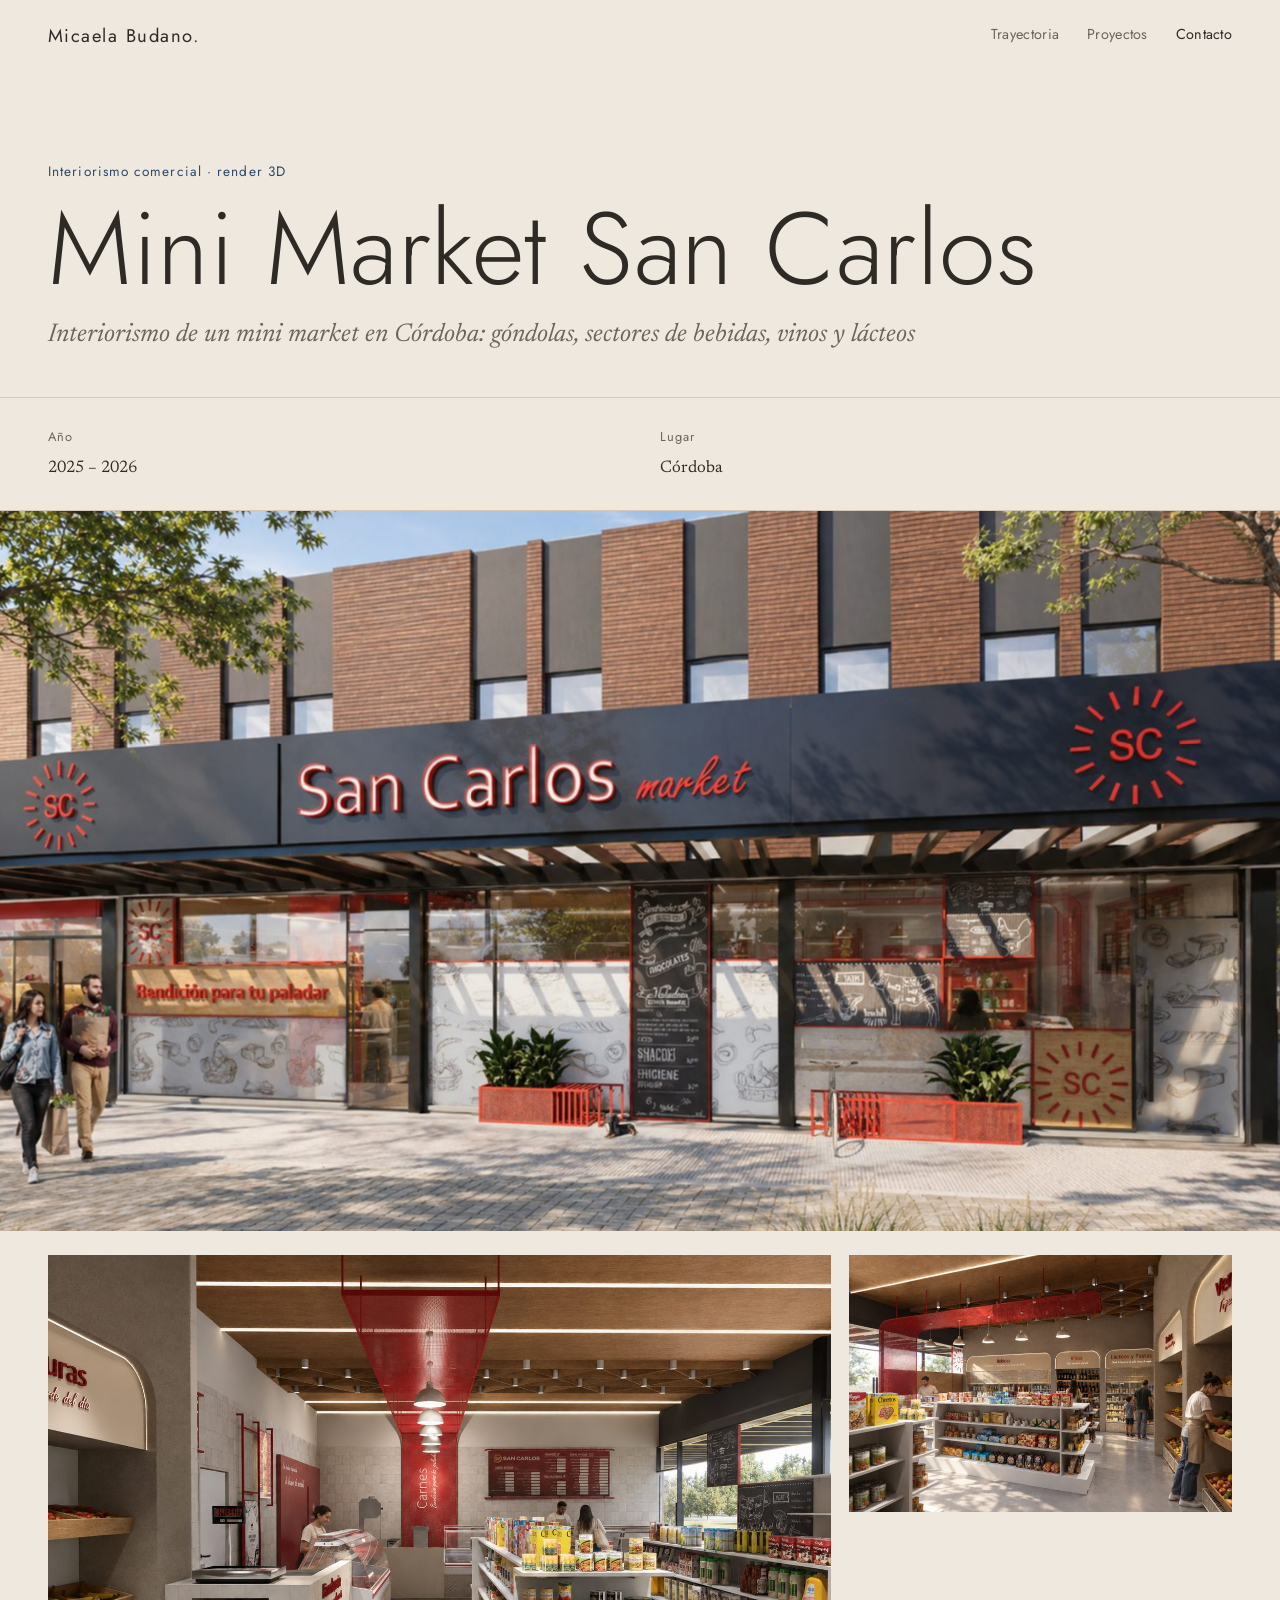
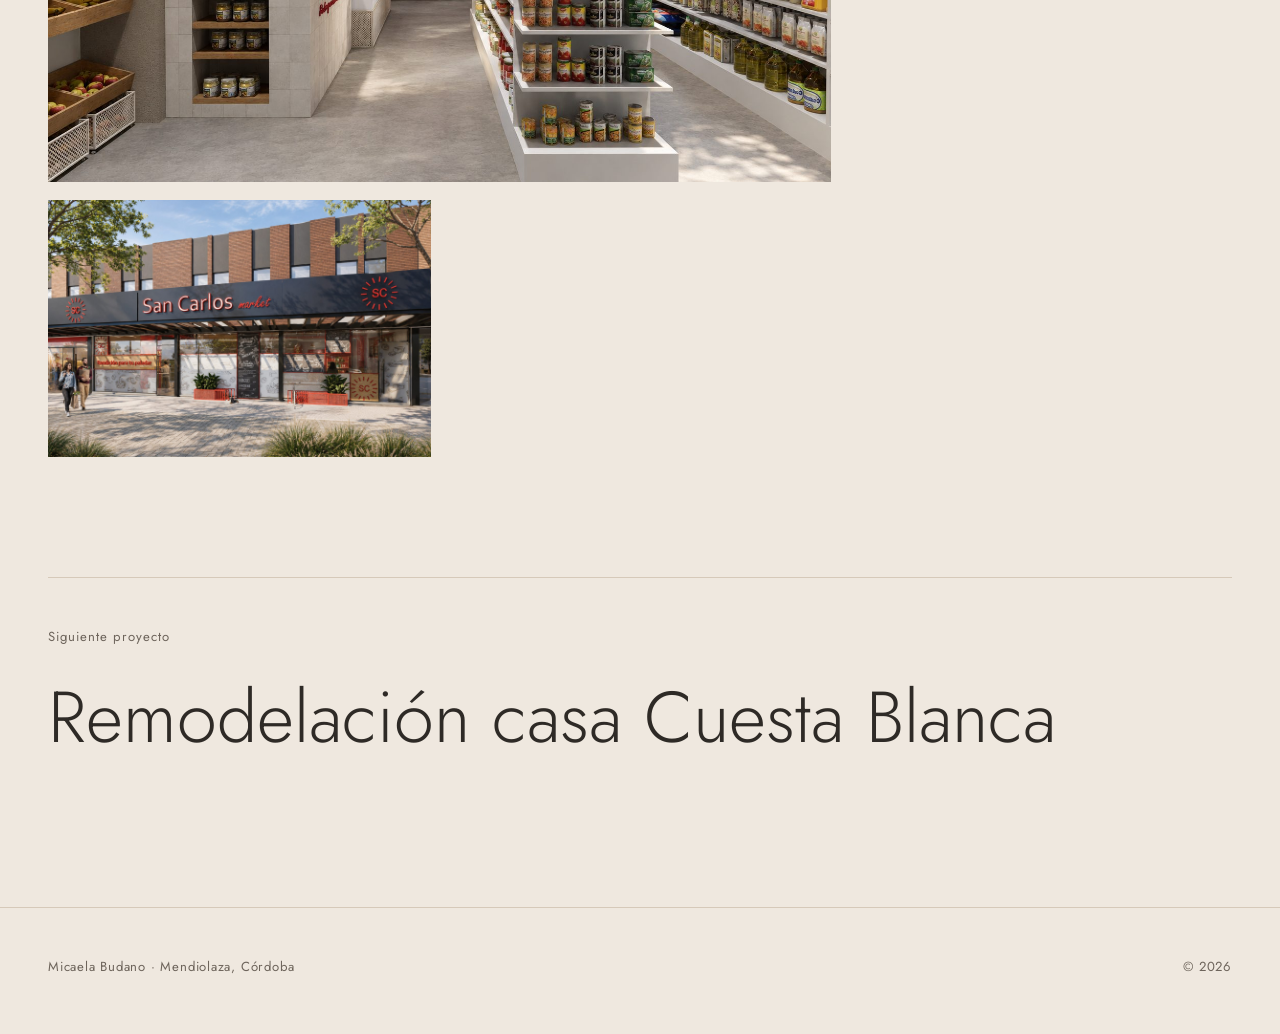
<file: proyectos/scm.html>
<!doctype html>
<html lang="es">
<head>
  <meta charset="utf-8">
  <meta name="viewport" content="width=device-width, initial-scale=1">
  <title>Mini Market San Carlos · Micaela Budano</title>
  <meta name="description" content="Mini Market San Carlos, interiorismo comercial · render 3d en Córdoba (2025 – 2026). Proyecto de Micaela Budano.">
  <link rel="canonical" href="https://micabudano.pages.dev/proyectos/scm.html">
  <link rel="icon" href="../assets/favicon.svg" type="image/svg+xml">
  <meta property="og:type" content="website">
  <meta property="og:site_name" content="Micaela Budano">
  <meta property="og:locale" content="es_AR">
  <meta property="og:title" content="Mini Market San Carlos · Micaela Budano">
  <meta property="og:description" content="Mini Market San Carlos, interiorismo comercial · render 3d en Córdoba (2025 – 2026). Proyecto de Micaela Budano.">
  <meta property="og:url" content="https://micabudano.pages.dev/proyectos/scm.html">
  <meta property="og:image" content="https://micabudano.pages.dev/assets/img/scm/thumb.jpg">
  <meta property="og:image:width" content="1200">
  <meta property="og:image:height" content="630">
  <meta name="twitter:card" content="summary_large_image">
  <link rel="preconnect" href="https://fonts.googleapis.com"><link rel="preconnect" href="https://fonts.gstatic.com" crossorigin><link href="https://fonts.googleapis.com/css2?family=Jost:wght@300;400;500&family=Newsreader:ital,opsz,wght@0,6..72,300;0,6..72,400;1,6..72,300;1,6..72,400&display=swap" rel="stylesheet">
  <link rel="stylesheet" href="../css/styles.css?v=8">
</head>
<body class="project-page">
<a class="skip" href="#contenido">Ir al contenido</a>
<header class="site-header" data-header>
  <a class="wordmark" href="../index.html" aria-label="Micaela Budano, inicio">Micaela Budano</a>
  <nav class="site-nav" aria-label="Principal">
    <a href="../index.html#trayectoria">Trayectoria</a>
    <a href="../index.html#proyectos">Proyectos</a>
    <a href="../index.html#contacto" class="nav-cta">Contacto</a>
  </nav>
</header>

<main id="contenido">
  <article id="proyecto">
    <header class="project-head">
      <p class="project-kicker">Interiorismo comercial · render 3D</p>
      <h1 class="project-title">Mini Market San Carlos</h1>
      <p class="project-sub">Interiorismo de un mini market en Córdoba: góndolas, sectores de bebidas, vinos y lácteos</p>
    </header>
    <dl class="project-facts">
      <div><dt>Año</dt><dd>2025 – 2026</dd></div>
      <div><dt>Lugar</dt><dd>Córdoba</dd></div>
    </dl>
    <figure class="project-hero">
      <img id="hero-proyecto" src="../assets/img/scm/thumb.jpg" alt="Mini Market San Carlos, Interiorismo de un mini market en Córdoba: góndolas, sectores de bebidas, vinos y lácteos">
    </figure>
    
    <div class="gallery">
      <figure class="reveal" data-reveal><img src="../assets/img/scm/01.jpg" alt="Interior del mini market con góndolas de conservas y cajones de frutas, render del proyecto" loading="lazy"></figure>
      <figure class="reveal" data-reveal><img src="../assets/img/scm/02.jpg" alt="Interior del mini market con góndolas de snacks y sector de vinos, render del proyecto" loading="lazy"></figure>
      <figure class="reveal" data-reveal><img src="../assets/img/scm/03.jpg" alt="Fachada del mini market San Carlos, render del proyecto" loading="lazy"></figure></div>
    
    
    <a class="next-project" href="cb.html"><span class="next-label">Siguiente proyecto</span><span class="next-title">Remodelación casa Cuesta Blanca</span></a>
  </article>
</main>
<footer class="site-footer">
  <p class="footer-line">Micaela Budano · Mendiolaza, Córdoba</p>
  <p>© 2026</p>
</footer>
<script src="../js/main.js?v=8"></script>
</body>
</html>
</file>
<file: css/styles.css>
/* ==========================================================
   is.ARCH · sitio del estudio
   Referencia: portafolio Canva beige (luz cálida, fotos grandes,
   sans fina y espaciada, textos cortos). Movimiento sobrio: un
   despliegue al cargar, revelados al scrollear, interacciones
   que responden a un clic o al cursor.
   ========================================================== */

:root {
  --arena: #efe8df;
  --arena-2: #e7ddd1;
  --piedra: #d6c9b9;
  --lino: #f7f3ee;
  --tinta: #2e2a26;
  --tinta-suave: #6d645b;
  --azul: #2b4a6b;

  --display: "Jost", "Helvetica Neue", Arial, sans-serif;
  --texto: "Newsreader", Georgia, serif;

  --gutter: clamp(18px, 4vw, 48px);
  --max: 1280px;
  --ease: cubic-bezier(.22, .7, .16, 1);
  --ease-soft: cubic-bezier(.3, .6, .2, 1);
}

*, *::before, *::after { box-sizing: border-box; }
html { scroll-behavior: smooth; -webkit-text-size-adjust: 100%; }

body {
  margin: 0;
  background: var(--arena);
  color: var(--tinta);
  font-family: var(--texto);
  font-size: 1.0625rem;
  line-height: 1.7;
  -webkit-font-smoothing: antialiased;
  overflow-x: hidden;
}

img { display: block; max-width: 100%; height: auto; }
a { color: inherit; }
:focus-visible { outline: 1px solid var(--azul); outline-offset: 4px; }
[hidden] { display: none !important; }
button { font: inherit; color: inherit; background: none; border: 0; padding: 0; cursor: pointer; }

h1, h2, h3, h4 { font-family: var(--display); font-weight: 300; margin: 0; line-height: 1.15; }
p { margin: 0; }

.skip {
  position: absolute; left: -9999px; top: 8px; background: var(--tinta); color: var(--arena);
  padding: 8px 14px; z-index: 100;
}
.skip:focus { left: 8px; }

/* ---------- Cabecera ---------- */
.site-header {
  position: fixed; inset: 0 0 auto 0; z-index: 50;
  display: flex; align-items: center; justify-content: space-between; gap: 24px;
  padding: 20px var(--gutter);
  transition: background-color .5s var(--ease), padding .5s var(--ease), box-shadow .5s var(--ease);
}
.site-header.is-scrolled {
  background: rgba(239, 232, 223, .92);
  backdrop-filter: blur(8px);
  -webkit-backdrop-filter: blur(8px);
  padding-top: 14px; padding-bottom: 14px;
  box-shadow: 0 1px 0 rgba(46, 42, 38, .08);
}
.wordmark {
  font-family: var(--display); font-weight: 400; font-size: 1.15rem;
  letter-spacing: .08em; text-decoration: none;
}
.wordmark::after { content: "."; color: var(--azul); }
.site-nav { display: flex; gap: 28px; align-items: center; }
.site-nav a {
  font-family: var(--display); font-size: .9rem; letter-spacing: .02em;
  text-decoration: none; color: var(--tinta-suave);
  background: linear-gradient(currentColor, currentColor) no-repeat 0 100% / 0 1px;
  transition: background-size .45s var(--ease), color .3s;
  padding-bottom: 2px;
}
.site-nav a:hover { color: var(--tinta); background-size: 100% 1px; }
.site-nav .nav-cta { color: var(--tinta); }

/* ---------- Botones ---------- */
.btn {
  display: inline-flex; align-items: center; gap: 12px;
  font-family: var(--display); font-size: .95rem; letter-spacing: .03em;
  text-decoration: none; padding: 16px 28px; border-radius: 999px;
  background: var(--tinta); color: var(--arena);
  transition: transform .5s var(--ease), background-color .4s, color .4s;
  will-change: transform;
}
.btn:hover { background: var(--azul); }
.btn-ghost { background: transparent; color: var(--tinta); box-shadow: inset 0 0 0 1px var(--tinta); }
.btn-ghost:hover { background: var(--tinta); color: var(--arena); }

/* ---------- Hero ---------- */
.hero {
  min-height: 100vh; min-height: 100svh;
  max-width: var(--max); margin: 0 auto;
  padding: 140px var(--gutter) 64px;
  display: grid; gap: 48px; align-items: center;
}
.hero-title {
  font-size: clamp(2.3rem, 5.6vw, 4.6rem);
  font-weight: 300; letter-spacing: .005em; line-height: 1.08;
  color: var(--tinta);
}
.hero-title .line { display: block; overflow: hidden; padding-bottom: .08em; }
.hero-title .line > span {
  display: inline-block;
  transition: transform 1.3s var(--ease);
}
.js .hero-title .line > span { transform: translate3d(0, 105%, 0); }
.hero-title .line:nth-child(2) > span { transition-delay: .12s; }
.is-loaded .hero-title .line > span { transform: none; }

.hero-sub {
  margin-top: 28px; font-style: italic; font-weight: 300; font-size: 1.2rem; color: var(--azul);
}
.hero-bajada { margin: 20px 0 36px; max-width: 44ch; color: var(--tinta-suave); }

.hero-media { margin: 0; overflow: hidden; }
.hero-media img {
  width: 100%; aspect-ratio: 4 / 5; object-fit: cover; background: var(--piedra);
  transform: scale(1.08);
  transition: transform 2.2s var(--ease-soft);
}
.is-loaded .hero-media img { transform: scale(1); }

/* ---------- Mirada ---------- */
.manifesto {
  max-width: var(--max); margin: 0 auto;
  padding: 140px var(--gutter) 120px;
  display: grid; gap: 40px;
}
.manifesto-kicker {
  font-family: var(--display); font-size: .85rem; letter-spacing: .2em;
  text-transform: uppercase; color: var(--tinta-suave);
}
.manifesto-body { display: grid; gap: 36px; max-width: 980px; }
.m-line {
  font-family: var(--texto); font-weight: 300; font-size: clamp(1.7rem, 3.4vw, 2.7rem);
  line-height: 1.22; color: var(--tinta); max-width: 26ch;
}
.m-line:nth-child(5) { font-size: clamp(1.15rem, 1.8vw, 1.4rem); max-width: 56ch; line-height: 1.6; }
.m-line:nth-child(even) { margin-left: clamp(0px, 10vw, 180px); color: var(--tinta-suave); font-style: italic; }
.m-close { color: var(--azul) !important; margin-left: 0 !important; font-style: normal !important; }

/* ---------- Bloques ---------- */
.block {
  max-width: var(--max); margin: 0 auto;
  padding: 120px var(--gutter) 40px;
}
.block-head { margin-bottom: 56px; display: grid; gap: 16px; }
.block-head h2 {
  font-size: clamp(1.9rem, 3.4vw, 2.6rem); font-weight: 300; letter-spacing: .01em;
}
.block-note { font-style: italic; color: var(--tinta-suave); max-width: 52ch; }

.h-display { font-size: clamp(2.2rem, 4.6vw, 3.6rem); font-weight: 300; letter-spacing: .005em; color: var(--tinta); }
.h-card { font-size: 1.4rem; font-weight: 400; letter-spacing: .01em; }
.h-small { font-size: .95rem; font-weight: 400; letter-spacing: .03em; margin: 0 0 10px; }
.lede { font-size: 1.2rem; font-weight: 300; color: var(--tinta-suave); max-width: 46ch; margin-top: 20px; }
.meta { font-style: italic; font-size: .95rem; color: var(--tinta-suave); margin-top: 6px; }
.sub-italic { font-style: italic; color: var(--tinta-suave); margin-top: 6px; }
.text-link {
  display: inline-block; margin-top: 14px; font-family: var(--display); font-size: .92rem;
  text-decoration: none; color: var(--azul);
  background: linear-gradient(currentColor, currentColor) no-repeat 0 100% / 100% 1px;
  padding-bottom: 2px;
}

/* ---------- Índice de proyectos ---------- */
.project-index { list-style: none; margin: 0; padding: 0; border-top: 1px solid var(--piedra); }
.project-index > li { border-bottom: 1px solid var(--piedra); }
.index-row {
  display: grid; grid-template-columns: 1fr; gap: 6px;
  padding: 36px 0; text-decoration: none; position: relative;
}
.index-title {
  font-family: var(--display); font-weight: 300; font-size: clamp(2rem, 5vw, 3.8rem);
  letter-spacing: .01em; line-height: 1;
  transition: transform .6s var(--ease), color .4s;
}
.index-sub { font-style: italic; color: var(--tinta-suave); font-size: 1.05rem; }
.index-meta { font-size: .9rem; color: var(--tinta-suave); font-family: var(--display); letter-spacing: .02em; }
.index-row:hover .index-title { transform: translateX(14px); color: var(--azul); }

/* Vista previa que sigue al cursor (solo escritorio) */
.cursor-preview {
  position: fixed; left: 0; top: 0; width: 320px; aspect-ratio: 4 / 5;
  pointer-events: none; z-index: 40; overflow: hidden;
  opacity: 0; transform: translate3d(0, 0, 0);
  transition: opacity .35s var(--ease);
}
.cursor-preview img { width: 100%; height: 100%; object-fit: cover; }
.cursor-preview.is-on { opacity: 1; }
@media (hover: none), (pointer: coarse) { .cursor-preview { display: none; } }

/* ---------- En conjunto ---------- */
.collab-list { list-style: none; margin: 0; padding: 0; display: grid; gap: 72px; }
.collab { display: grid; gap: 28px; align-items: center; }
.collab-fig { margin: 0; overflow: hidden; }
.collab-fig img {
  width: 100%; aspect-ratio: 4 / 3; object-fit: cover; background: var(--piedra);
  transition: transform 1.4s var(--ease);
}
.collab:hover .collab-fig img { transform: scale(1.03); }
.collab-team { margin-top: 18px; }
.collab-role { margin-top: 6px; font-style: italic; color: var(--tinta-suave); }

/* ---------- Servicios (acordeón) ---------- */
.accordion { list-style: none; margin: 0; padding: 0; border-top: 1px solid var(--piedra); }
.acc { border-bottom: 1px solid var(--piedra); }
.acc-btn {
  width: 100%; display: flex; align-items: center; justify-content: space-between; gap: 24px;
  padding: 28px 0; text-align: left;
}
.acc-title {
  font-family: var(--display); font-weight: 300; font-size: clamp(1.4rem, 2.6vw, 2rem);
  letter-spacing: .01em; transition: color .4s, transform .6s var(--ease);
}
.acc-btn:hover .acc-title { color: var(--azul); transform: translateX(8px); }
.acc-icon { position: relative; width: 22px; height: 22px; flex: 0 0 auto; }
.acc-icon::before, .acc-icon::after {
  content: ""; position: absolute; left: 50%; top: 50%; width: 16px; height: 1px; background: var(--tinta);
  transform: translate(-50%, -50%);
  transition: transform .5s var(--ease);
}
.acc-icon::after { transform: translate(-50%, -50%) rotate(90deg); }
.acc.is-open .acc-icon::after { transform: translate(-50%, -50%) rotate(0deg); }
.acc-panel { padding: 0 0 34px; max-width: 62ch; animation: fadeUp .6s var(--ease) both; }
.acc-panel p { color: var(--tinta); }

@keyframes fadeUp { from { opacity: 0; transform: translateY(10px); } to { opacity: 1; transform: none; } }

/* ---------- Interiorismo y paisajismo (split + stepper) ---------- */
.split {
  display: grid; gap: 64px; align-items: start;
}
.int-vision { margin-top: 48px; max-width: 48ch; }
.int-vision p { color: var(--tinta-suave); margin-top: 8px; }
.modalidades { list-style: none; margin: 48px 0 0; padding: 0; display: grid; gap: 36px; }
.modalidades li { padding-top: 22px; border-top: 1px solid var(--piedra); }
.mod-tipo { font-family: var(--display); font-size: .82rem; letter-spacing: .08em; color: var(--azul); margin-bottom: 8px; }
.modalidades p:not(.mod-tipo) { color: var(--tinta-suave); margin-top: 8px; max-width: 52ch; }

.stepper { position: relative; }
.stepper-list { list-style: none; margin: 0 0 40px; padding: 0; display: grid; gap: 4px; }
.stepper-btn {
  width: 100%; display: flex; align-items: baseline; gap: 18px; text-align: left;
  padding: 16px 0; border-bottom: 1px solid var(--piedra);
  font-family: var(--display); font-weight: 300; font-size: 1.25rem; color: var(--tinta-suave);
  transition: color .4s, padding-left .6s var(--ease);
}
.stepper-btn:hover { color: var(--tinta); padding-left: 10px; }
.stepper-btn[aria-pressed="true"] { color: var(--tinta); padding-left: 14px; }
.stepper-n { font-size: .8rem; letter-spacing: .08em; color: var(--azul); min-width: 22px; }
.stepper-panel {
  min-height: 220px; padding: 36px; background: var(--lino);
  transition: opacity .5s var(--ease), transform .7s var(--ease);
}
.js .stepper-panel { opacity: 0; transform: translateY(12px); }
.js .stepper-panel.is-in { opacity: 1; transform: none; }
.stepper-panel .step-tag { font-family: var(--display); font-size: .82rem; letter-spacing: .08em; color: var(--azul); margin-bottom: 14px; }
.stepper-panel h3 { margin-bottom: 14px; }
.stepper-panel p:last-child { color: var(--tinta-suave); max-width: 52ch; }

/* ---------- Proceso ---------- */
.process { list-style: none; margin: 0; padding: 0; display: grid; gap: 0; counter-reset: none; }
.step {
  display: grid; grid-template-columns: 90px 1fr; gap: 24px;
  padding: 44px 0; border-top: 1px solid var(--piedra);
}
.step:last-child { border-bottom: 1px solid var(--piedra); }
.step-n { font-family: var(--display); font-size: 1rem; letter-spacing: .06em; color: var(--azul); padding-top: 6px; }
.step-tag { font-family: var(--display); font-size: .82rem; letter-spacing: .08em; color: var(--tinta-suave); margin-bottom: 10px; }
.step h3 { margin-bottom: 14px; }
.step p:last-child { color: var(--tinta-suave); max-width: 60ch; }

/* ---------- Equipo ---------- */
.team { list-style: none; margin: 0; padding: 0; display: grid; gap: 0; border-top: 1px solid var(--piedra); }
.member { border-bottom: 1px solid var(--piedra); }
.member-card summary {
  list-style: none; cursor: pointer; display: grid; gap: 6px;
  padding: 36px 0; position: relative; padding-right: 48px;
}
.member-card summary::-webkit-details-marker { display: none; }
.member-card summary::after {
  content: ""; position: absolute; right: 6px; top: 50%; width: 14px; height: 14px;
  background:
    linear-gradient(var(--tinta), var(--tinta)) center / 14px 1px no-repeat,
    linear-gradient(var(--tinta), var(--tinta)) center / 1px 14px no-repeat;
  transform: translateY(-50%);
  transition: transform .5s var(--ease);
}
.member-card[open] summary::after { transform: translateY(-50%) rotate(45deg); }
.member-card summary:hover .member-name { color: var(--azul); }
.member-name { font-family: var(--display); font-weight: 300; font-size: clamp(1.5rem, 3vw, 2.2rem); transition: color .4s; }
.member-rol { font-style: italic; color: var(--tinta-suave); max-width: 60ch; }
.member-detail { padding: 0 0 40px; max-width: 70ch; display: grid; gap: 18px; animation: fadeUp .6s var(--ease) both; }
.team-bio { color: var(--tinta); }
.plain-list { list-style: none; margin: 0; padding: 0; display: grid; gap: 6px; color: var(--tinta-suave); }
.timeline { list-style: none; margin: 0; padding: 0; display: grid; gap: 16px; }
.tl-head { display: flex; justify-content: space-between; gap: 16px; flex-wrap: wrap; }
.tl-cargo { font-family: var(--display); font-size: 1rem; font-weight: 400; }
.tl-periodo { font-style: italic; color: var(--tinta-suave); font-size: .95rem; }
.tl-lugar { color: var(--tinta-suave); font-size: .97rem; }

/* ---------- Contacto ---------- */
.contact { padding-bottom: 80px; }
.contact-inner { display: grid; gap: 24px; max-width: 760px; }
.contact-actions { display: flex; gap: 14px; flex-wrap: wrap; margin-top: 16px; }
.contact-links { list-style: none; margin: 48px 0 0; padding: 0; display: grid; gap: 14px; }
.contact-links a {
  font-family: var(--display); font-size: 1.2rem; font-weight: 300; text-decoration: none;
  background: linear-gradient(currentColor, currentColor) no-repeat 0 100% / 0 1px;
  transition: background-size .5s var(--ease), color .3s;
}
.contact-links a:hover { color: var(--azul); background-size: 100% 1px; }
.contact-foot { color: var(--tinta-suave); font-style: italic; margin-top: 16px; }

/* ---------- Pie ---------- */
.site-footer {
  max-width: var(--max); margin: 80px auto 0; padding: 48px var(--gutter) 56px;
  border-top: 1px solid var(--piedra);
  display: flex; justify-content: space-between; flex-wrap: wrap; gap: 12px;
}
.site-footer p { font-family: var(--display); font-size: .82rem; letter-spacing: .06em; color: var(--tinta-suave); }

/* ---------- Página de proyecto ---------- */
.project-page main { max-width: var(--max); margin: 0 auto; }
.project-head { padding: 160px var(--gutter) 40px; display: grid; gap: 14px; }
.project-kicker { font-family: var(--display); font-size: .85rem; letter-spacing: .08em; color: var(--azul); }
.project-title { font-family: var(--display); font-weight: 300; font-size: clamp(2.8rem, 8vw, 6.4rem); letter-spacing: .005em; line-height: 1; }
.project-sub { font-style: italic; font-size: clamp(1.2rem, 2.2vw, 1.6rem); color: var(--tinta-suave); }

.project-facts {
  margin: 0; padding: 28px var(--gutter); display: grid; gap: 22px 40px;
  grid-template-columns: repeat(auto-fit, minmax(180px, 1fr));
  border-top: 1px solid var(--piedra); border-bottom: 1px solid var(--piedra);
}
.project-facts dt { font-family: var(--display); font-size: .8rem; letter-spacing: .08em; color: var(--tinta-suave); margin-bottom: 6px; }
.project-facts dd { margin: 0; font-size: 1.05rem; }

.project-hero { margin: 0; overflow: hidden; position: relative; }
.project-hero img {
  width: 100%; aspect-ratio: 16 / 9; object-fit: cover; background: var(--piedra);
  transform: scale(1.06); will-change: transform;
}
.project-hero figcaption {
  position: absolute; left: var(--gutter); bottom: 18px; font-family: var(--display); font-size: .8rem;
  letter-spacing: .06em; color: var(--arena); background: rgba(46, 42, 38, .55); padding: 6px 12px;
}

.project-lede {
  font-style: italic; font-weight: 300; font-size: clamp(1.3rem, 2.4vw, 1.8rem); line-height: 1.4;
  max-width: 40ch; margin: 80px var(--gutter) 40px;
}
.project-body { display: grid; gap: 22px; max-width: 64ch; margin: 0 var(--gutter); }
.project-body p { color: var(--tinta); }

.gallery-caption { font-family: var(--display); font-size: .82rem; letter-spacing: .06em; color: var(--tinta-suave); margin: 96px var(--gutter) 0; }
.gallery {
  display: grid; gap: 18px; padding: 0 var(--gutter); margin-top: 24px;
  grid-template-columns: 1fr;
}
.gallery figure { margin: 0; overflow: hidden; }
.gallery img { width: 100%; height: auto; object-fit: cover; background: var(--piedra); transition: transform 1.4s var(--ease); }
.gallery figure:hover img { transform: scale(1.02); }

.before-after, .plans { padding-top: 96px; }
.before-after h2, .plans h2 { padding: 0 var(--gutter) 18px; font-size: 1.2rem; letter-spacing: .08em; }
.gallery-plans { background: var(--lino); padding: 18px; }
.gallery-plans img { object-fit: contain; background: transparent; }

.next-project {
  display: grid; gap: 8px; margin: 120px var(--gutter) 0; padding: 48px 0;
  border-top: 1px solid var(--piedra); text-decoration: none;
}
.next-label { font-family: var(--display); font-size: .82rem; letter-spacing: .08em; color: var(--tinta-suave); }
.next-title { font-family: var(--display); font-weight: 300; font-size: clamp(2.2rem, 6vw, 4.5rem); transition: color .4s, transform .6s var(--ease); }
.next-project:hover .next-title { color: var(--azul); transform: translateX(12px); }

.project-status { padding: 200px var(--gutter); font-style: italic; text-align: center; }

/* ---------- Revelados (solo si hay JS) ---------- */
.js [data-reveal] {
  opacity: 0; transform: translate3d(0, 28px, 0);
  transition: opacity 1.1s var(--ease), transform 1.2s var(--ease);
}
.js [data-reveal].is-in { opacity: 1; transform: none; }
.js .manifesto .m-line[data-reveal] { transition-duration: 1.4s; }
.js .project-index > li[data-reveal] { transition-delay: calc(var(--i, 0) * 80ms); }

/* ---------- Antes y después (comparador) ---------- */
.before-after .ba-hint { font-style: italic; color: var(--tinta-suave); padding: 0 var(--gutter) 24px; font-size: .95rem; }
.ba-list { display: grid; gap: 56px; padding: 0 var(--gutter); }
.ba-sub { margin-top: 96px; }
.gallery-original img { filter: saturate(.75); }
.ba-tag { font-family: var(--display); font-size: .82rem; letter-spacing: .08em; color: var(--tinta-suave); margin-bottom: 12px; }
.compare {
  position: relative; margin: 0; overflow: hidden; aspect-ratio: 4 / 5;
  background: var(--piedra); user-select: none; -webkit-user-select: none;
}
.compare img { position: absolute; inset: 0; width: 100%; height: 100%; object-fit: cover; }
.compare .cmp-before { clip-path: inset(0 calc(100% - var(--pos)) 0 0); }
.compare .cmp-handle {
  position: absolute; top: 0; bottom: 0; left: var(--pos); width: 1px; background: var(--arena);
  box-shadow: 0 0 0 .5px rgba(46, 42, 38, .25); pointer-events: none; z-index: 2;
}
.compare .cmp-handle::after {
  content: ""; position: absolute; top: 50%; left: 50%; width: 42px; height: 42px; border-radius: 50%;
  transform: translate(-50%, -50%); background: var(--arena);
  box-shadow: 0 6px 20px rgba(46, 42, 38, .18);
  background-image:
    linear-gradient(var(--tinta), var(--tinta)) 15px 50% / 1px 10px no-repeat,
    linear-gradient(var(--tinta), var(--tinta)) 26px 50% / 1px 10px no-repeat;
  background-repeat: no-repeat;
}
.compare .cmp-label {
  position: absolute; top: 16px; z-index: 2; font-family: var(--display); font-size: .75rem;
  letter-spacing: .1em; text-transform: uppercase; color: var(--arena);
  background: rgba(46, 42, 38, .45); padding: 6px 10px;
}
.compare .cmp-l { left: 16px; }
.compare .cmp-r { right: 16px; }
.compare .cmp-range {
  position: absolute; inset: 0; width: 100%; height: 100%; margin: 0; opacity: 0;
  cursor: ew-resize; z-index: 3; -webkit-appearance: none; appearance: none;
}
.compare:focus-within .cmp-handle::after { outline: 1px solid var(--azul); outline-offset: 4px; }
@media (min-width: 760px) {
  .ba-list { grid-template-columns: 1fr 1fr; gap: 64px 40px; }
  .compare { aspect-ratio: 4 / 5; }
}

/* ---------- Tablet y escritorio ---------- */
@media (min-width: 760px) {
  .hero { grid-template-columns: 1.05fr .95fr; padding-top: 160px; }
  .split { grid-template-columns: 1fr 1.1fr; gap: 96px; }
  .split-flip .split-intro { order: 2; }
  .collab { grid-template-columns: 1.2fr 1fr; }
  .gallery { grid-template-columns: repeat(2, 1fr); }
  .gallery figure:first-child { grid-column: 1 / -1; }
  .index-row { grid-template-columns: 1fr auto; align-items: baseline; }
  .index-meta { text-align: right; }
  .index-sub { grid-column: 1 / -1; }
  .step { grid-template-columns: 120px 1fr; }
  .member-card summary { grid-template-columns: 1fr 1fr; align-items: baseline; gap: 24px; }
  .member-rol { text-align: right; }
}
@media (min-width: 1000px) {
  .gallery { grid-template-columns: repeat(3, 1fr); }
  .gallery figure:first-child { grid-column: 1 / span 2; }
}

/* ---------- Celular ---------- */
@media (max-width: 559px) {
  .site-nav a:not(.nav-cta) { display: none; }
  .hero { padding-top: 120px; min-height: auto; }
  .manifesto { padding-top: 100px; }
  .block { padding-top: 96px; }
  .step { grid-template-columns: 1fr; gap: 8px; }
  .step-n { padding-top: 0; }
  .stepper-panel { padding: 24px; }
}

/* ---------- Movimiento reducido ---------- */
@media (prefers-reduced-motion: reduce) {
  html { scroll-behavior: auto; }
  *, *::before, *::after { transition: none !important; animation: none !important; }
  .js [data-reveal] { opacity: 1; transform: none; }
  .hero-title .line > span { transform: none; }
  .hero-media img, .project-hero img { transform: none; }
}

/* Equipo: foto chica, sin protagonismo */
.member-foto { width: 48px; height: 48px; border-radius: 50%; object-fit: cover; flex: none; margin-right: 1rem; }
.member-card summary { display: flex; align-items: center; }

/* Antes y después: nota de vistas generales */
.before-after .ba-note { color: var(--tinta-suave); font-size: .95rem; margin: .25rem 0 1.25rem; padding: 0 var(--gutter); max-width: 62ch; }

/* Antes y después: la fachada ocupa el ancho completo */
.ba-item--feature { grid-column: 1 / -1; }
@media (min-width: 760px) { .compare--wide { aspect-ratio: 16 / 9; } }

/* Portada centrada en Micaela */
.hero-rol { font-family: var(--f-display, "Jost", sans-serif); font-size: .9rem; letter-spacing: .14em; text-transform: uppercase; color: var(--tinta-suave); margin-bottom: .75rem; }
.perfil-detalle .h-small { margin: 2.25rem 0 1rem; }
.perfil-detalle .timeline { margin-bottom: 0; }

/* Vista previa al pasar el mouse: marco y nombre del proyecto */
.cursor-preview { padding: 8px 8px 10px; background: var(--lino); border: 1px solid var(--piedra); box-shadow: 0 18px 40px rgba(46, 42, 38, .16); }
.cursor-preview img { display: block; width: 280px; height: auto; aspect-ratio: 4 / 3; object-fit: cover; }
.cp-cap { display: block; margin-top: 8px; font-size: .8rem; letter-spacing: .04em; color: var(--tinta-suave); }
.cursor-preview { height: auto; min-height: 0; }

/* Portada: la foto sube y la persona queda centrada con aire arriba */
@media (min-width: 760px) {
  .hero { align-items: start; padding-top: 110px; }
  .hero-copy { padding-top: 6vh; }
  .hero-media img { height: calc(100svh - 170px); width: auto; max-width: 100%; aspect-ratio: 4 / 5; object-fit: cover; object-position: 50% 52%; margin-left: auto; }
}
/* Enlace al estudio dentro de la trayectoria */
.tl-lugar a { text-decoration: underline; text-underline-offset: 3px; color: inherit; }
</file>
